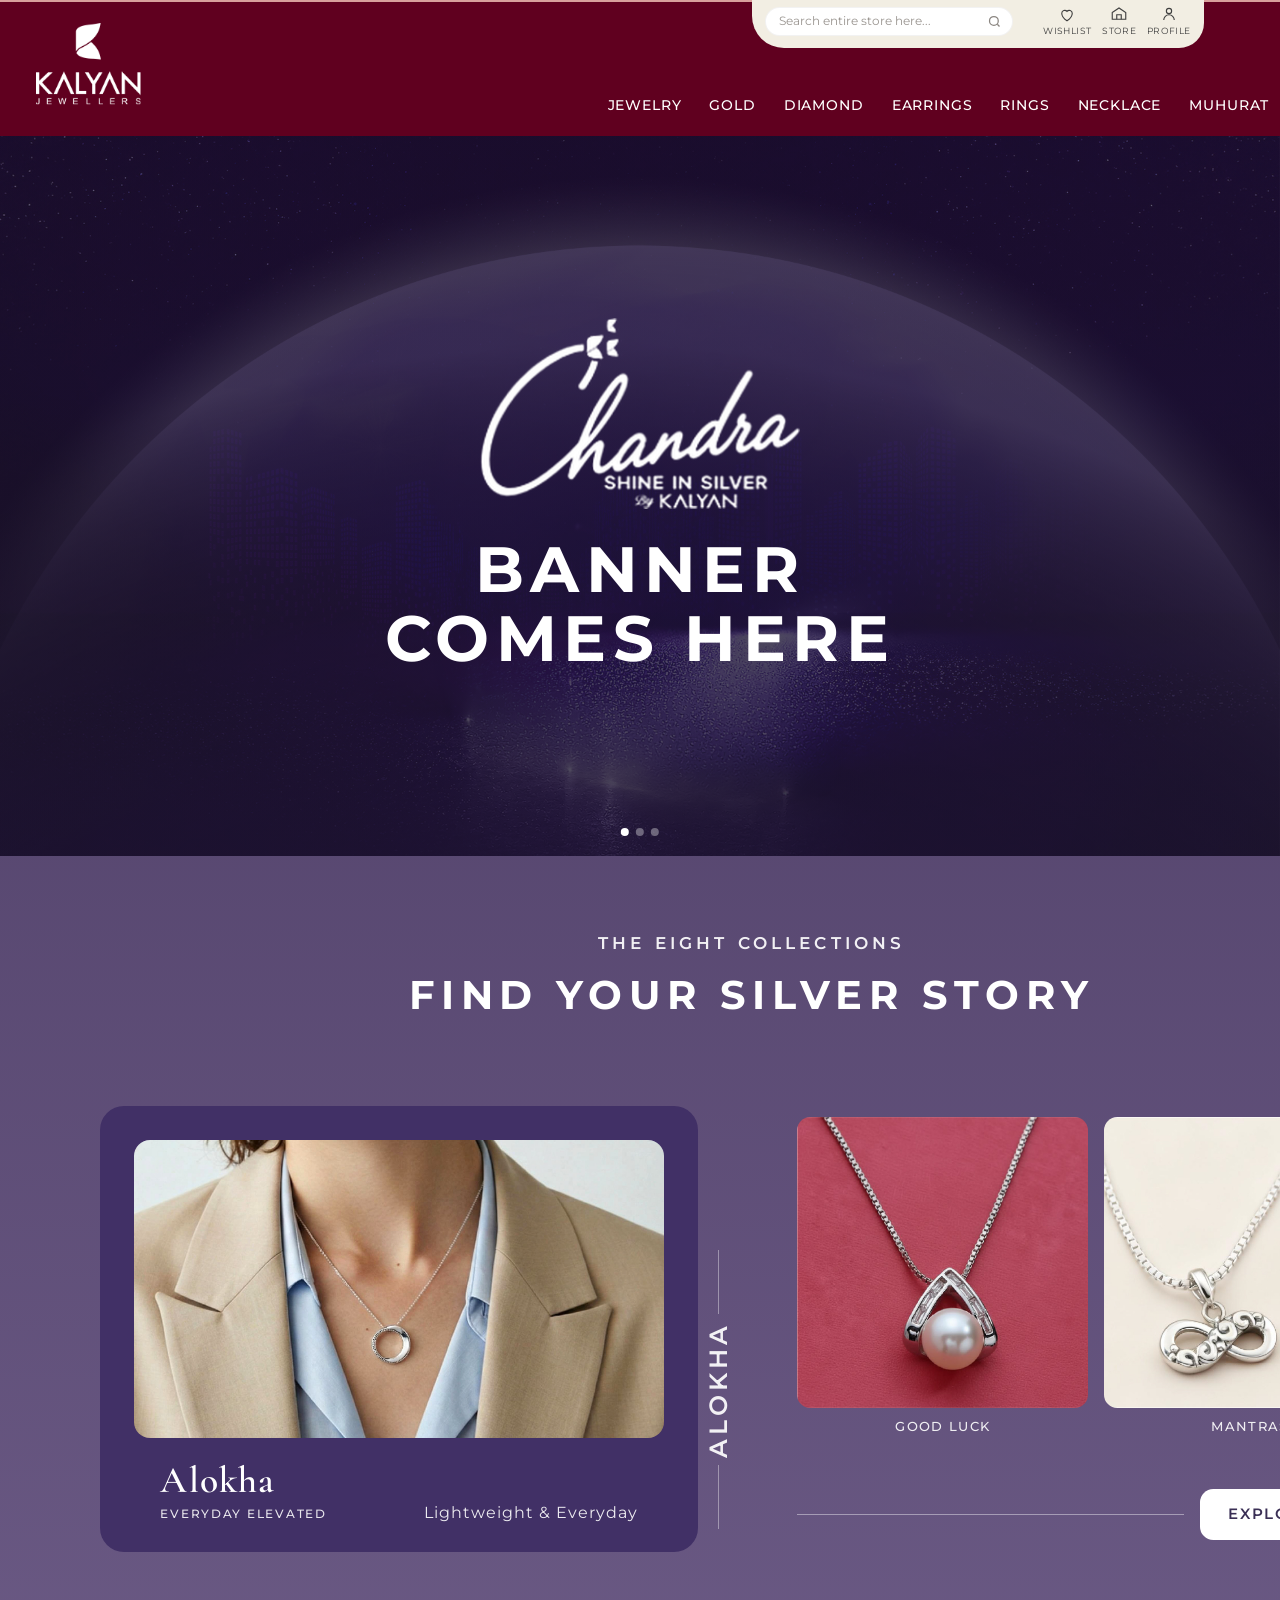
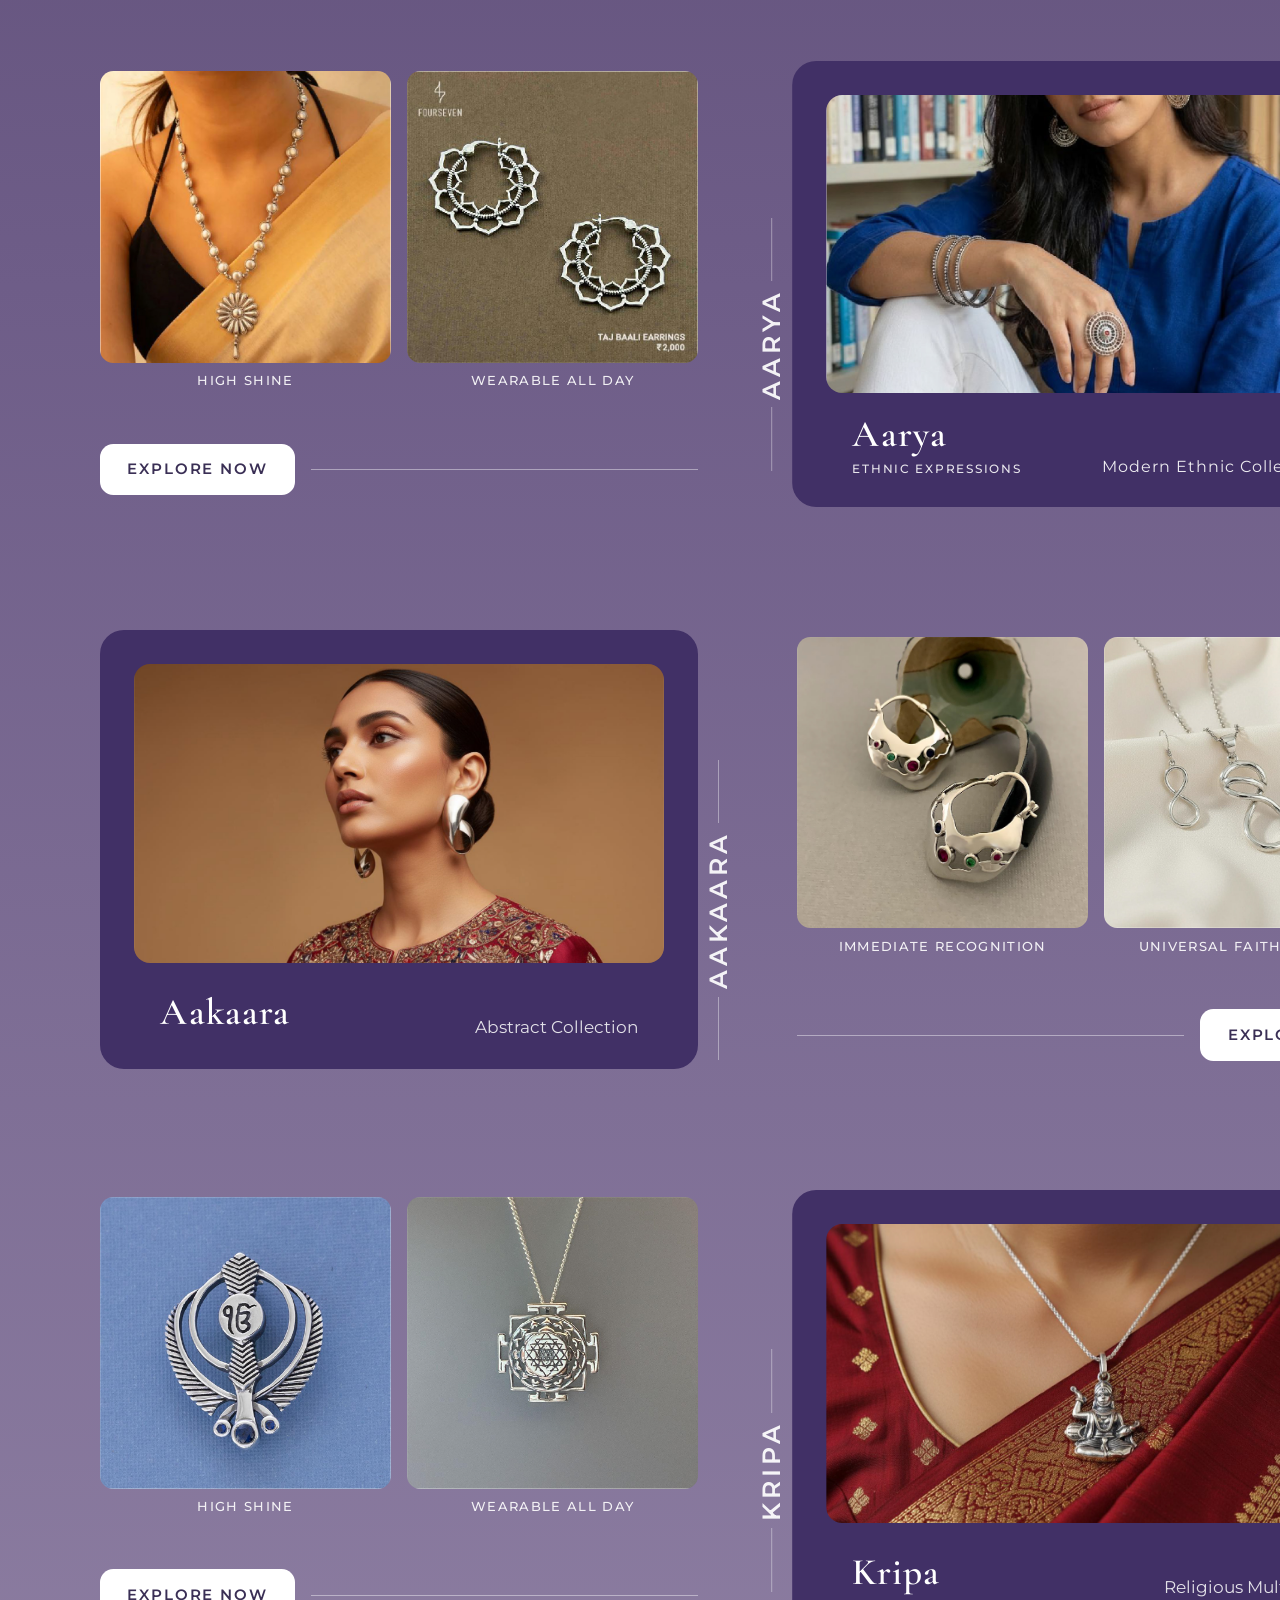
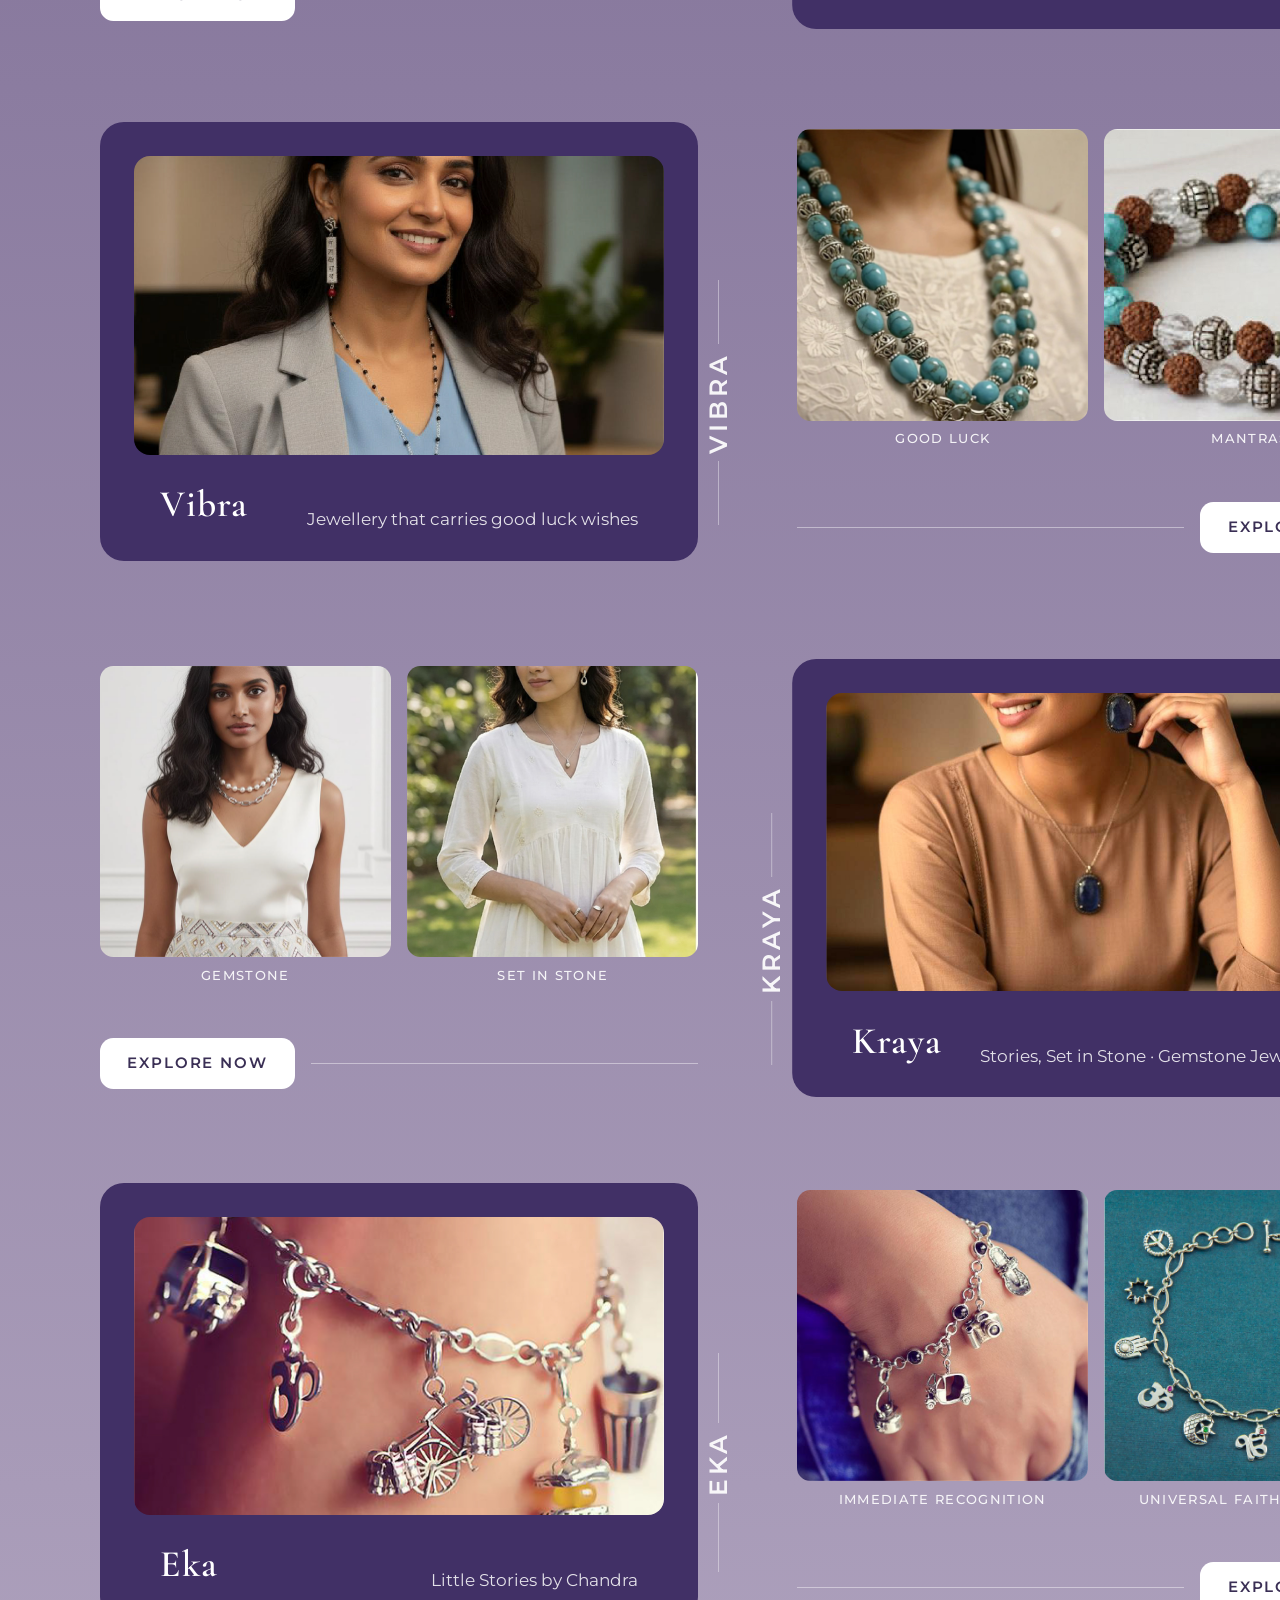
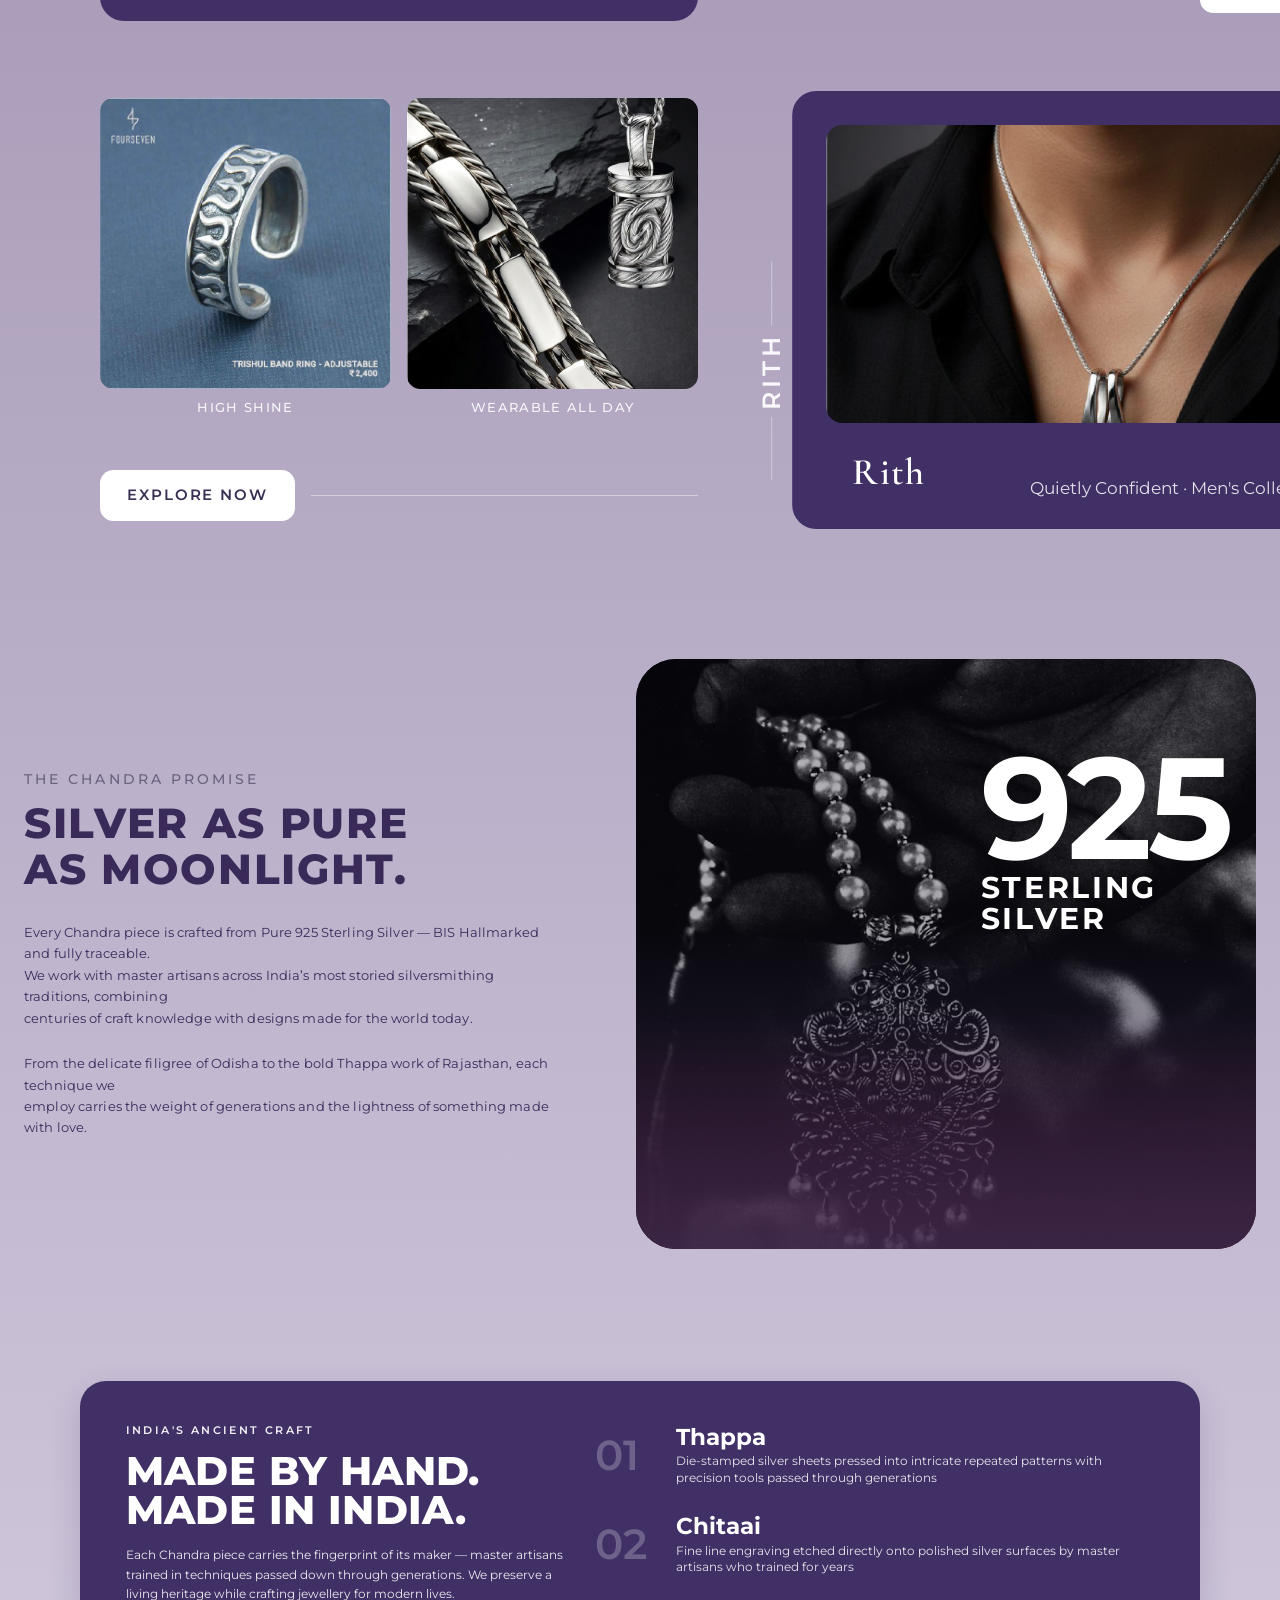
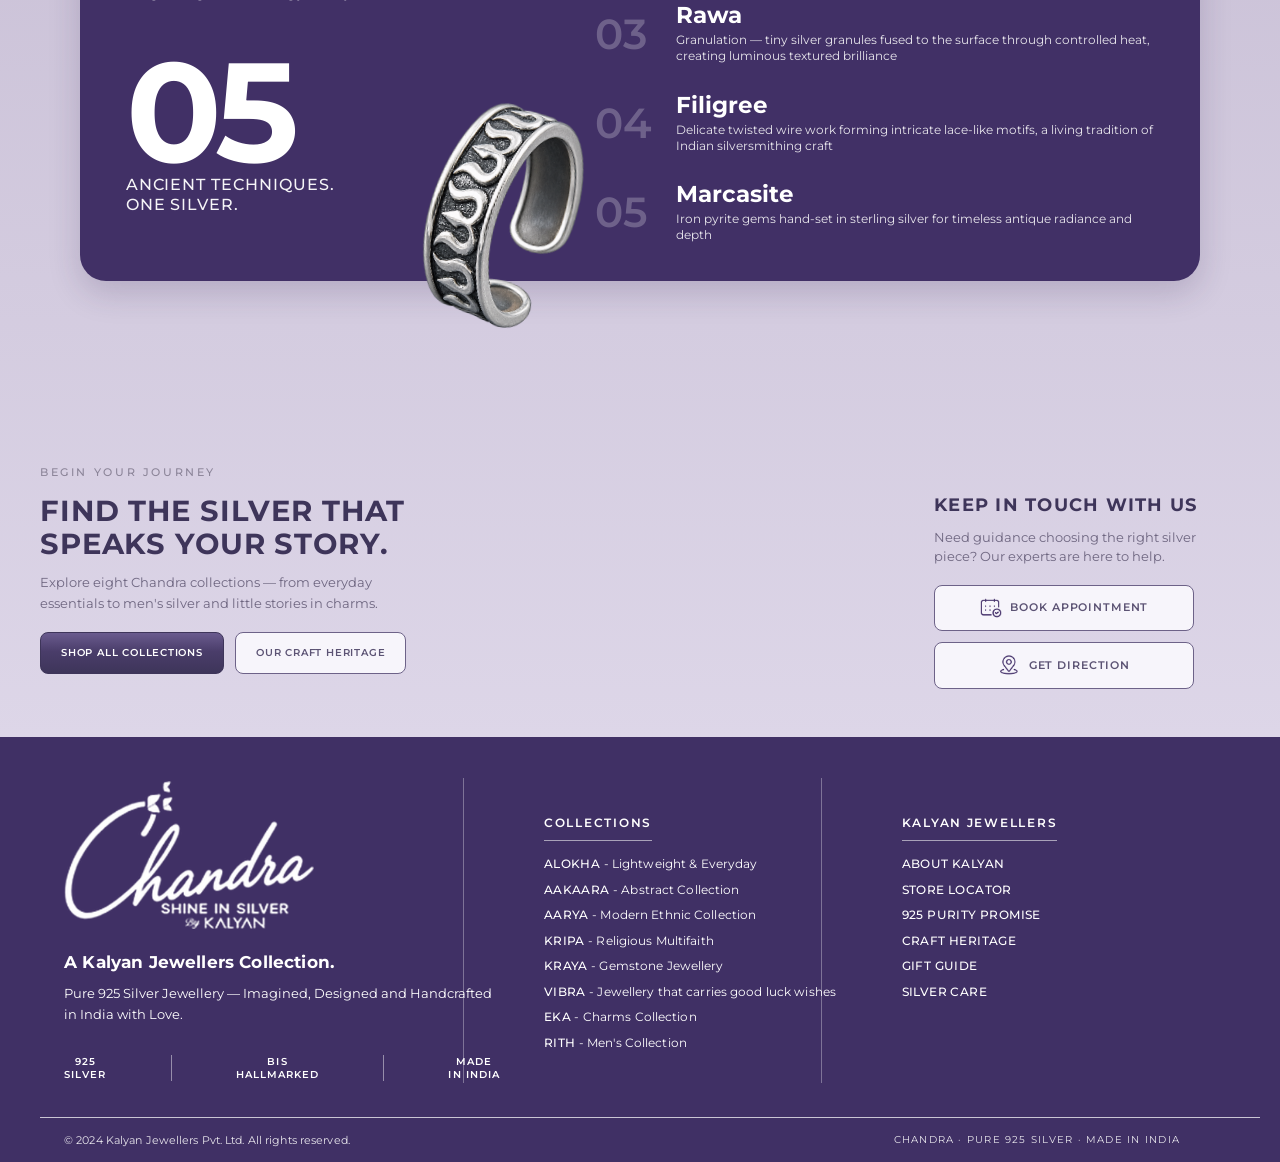
<file: index.html>
<!DOCTYPE html>
<html lang="en">
<head>
  <meta charset="UTF-8" />
  <meta name="viewport" content="width=device-width, initial-scale=1.0" />
  <title>Chandra — Shine in Silver by Kalyan | Landing Page</title>
  <meta name="description" content="Chandra by Kalyan Jewellers — pure 925 sterling silver jewellery. Responsive HTML mock conversion." />
  <link rel="preconnect" href="https://fonts.googleapis.com" />
  <link rel="preconnect" href="https://fonts.gstatic.com" crossorigin />
  <link href="https://fonts.googleapis.com/css2?family=Cormorant+Garamond:wght@500;600;700&family=Great+Vibes&family=Montserrat:wght@400;500;600;700;800&display=swap" rel="stylesheet" />
  <link rel="stylesheet" href="css/styles.css" />
</head>
<body class="page-home">
  <div class="page-links">
    <a href="index.html" class="is-current">Landing Page</a>
    <a href="plp.html">Product Listing</a>
    <a href="pdp.html">Product Detail</a>
  </div>

  <div class="utility-bar" aria-label="Quick links">
    <a class="utility-search" href="#" aria-label="Search"><svg viewBox="0 0 24 24" fill="none" stroke="currentColor" stroke-width="1.8"><circle cx="11" cy="11" r="7"/><path d="M20 20l-3.5-3.5"/></svg></a>
    <a href="#"><svg viewBox="0 0 24 24" fill="none" stroke="currentColor" stroke-width="1.8"><path d="M12 21s-7-4.4-7-10a4 4 0 017-2.5A4 4 0 0119 11c0 5.6-7 10-7 10z"/></svg>Wishlist</a>
    <a href="#"><svg viewBox="0 0 24 24" fill="none" stroke="currentColor" stroke-width="1.8"><path d="M4 10.5h16v8.5a1 1 0 01-1 1H5a1 1 0 01-1-1v-8.5z"/><path d="M3 10.5l2.2-5h13.6L21 10.5"/><path d="M9 20v-5h6v5"/></svg>Store</a>
    <a href="#"><svg viewBox="0 0 24 24" fill="none" stroke="currentColor" stroke-width="1.8"><circle cx="12" cy="8" r="3.5"/><path d="M5 20a7 7 0 0114 0"/></svg>Profile</a>
  </div>

  <header class="site-header">
    <div class="header-inner">
      <button class="menu-toggle" type="button" data-menu-toggle aria-expanded="false" aria-label="Open menu">
        <svg viewBox="0 0 24 24" fill="none" stroke="currentColor" stroke-width="2"><path d="M4 7h16M4 12h16M4 17h16"/></svg>
      </button>
      <a class="logo" href="index.html">
        <img class="logo-img" src="assets/icon/kalyanlogo.png" width="102" height="88" alt="Kalyan Jewellers" />
      </a>
    </div>

    <div class="header-grid">
      <a class="logo" href="index.html">
        <img class="logo-img" src="assets/icon/kalyanlogo.png" width="102" height="88" alt="Kalyan Jewellers" />
      </a>
      <div class="header-right-stack">
        <div class="header-utility">
          <label class="header-search">
            <span class="visually-hidden">Search entire store</span>
            <input type="search" placeholder="Search entire store here..." autocomplete="off" />
            <svg class="search-icon" viewBox="0 0 24 24" fill="none" stroke="currentColor" stroke-width="2" aria-hidden="true"><circle cx="11" cy="11" r="7"/><path d="M20 20l-3.5-3.5"/></svg>
          </label>
          <div class="header-util-group">
            <a href="#" class="header-util">
              <svg viewBox="0 0 24 24" fill="none" stroke="currentColor" stroke-width="1.5" aria-hidden="true"><path d="M12 21s-7-4.4-7-10a4 4 0 017-2.5A4 4 0 0119 11c0 5.6-7 10-7 10z"/></svg>
              <span>Wishlist</span>
            </a>
            <a href="#" class="header-util">
              <svg viewBox="0 0 24 24" fill="none" stroke="currentColor" stroke-width="1.5" aria-hidden="true"><path d="M3 10l9-6 9 6v9H3v-9z"/><path d="M9 19v-6h6v6"/></svg>
              <span>Store</span>
            </a>
            <a href="#" class="header-util">
              <svg viewBox="0 0 24 24" fill="none" stroke="currentColor" stroke-width="1.5" aria-hidden="true"><circle cx="12" cy="8" r="3.5"/><path d="M5 20a7 7 0 0114 0"/></svg>
              <span>Profile</span>
            </a>
          </div>
        </div>
      </div>
      <nav class="nav-desktop" aria-label="Primary">
        <a href="#">Jewelry</a>
        <a href="#">Gold</a>
        <a href="#">Diamond</a>
        <a href="#">Earrings</a>
        <a href="#">Rings</a>
        <a href="#">Necklace</a>
        <a href="#">Muhurat</a>
        <a href="#">Collection</a>
        <a href="#">Occasion</a>
        <a href="#">Price Range</a>
        <a href="#">More</a>
      </nav>
    </div>

    <nav class="mobile-nav" data-mobile-nav aria-label="Mobile">
      <a href="#">Jewelry</a>
      <a href="#">Gold</a>
      <a href="#">Diamond</a>
      <a href="plp.html">Chandra Silver</a>
      <a href="#">Collection</a>
      <a href="#">Occasion</a>
      <a href="pdp.html">Sample PDP</a>
    </nav>
  </header>

  <main>
    <div class="lp-mobile">
      <section class="m-hero" aria-label="Chandra banner">
        <img
          class="m-hero-banner"
          src="assets/hero/mobile-hero.jpg"
          width="512"
          height="569"
          alt=""
        />
        <div class="m-hero-copy">
          <img class="m-chandra-logo" src="assets/icon/chandra-footer-logo.png" width="230" height="137" alt="Chandra — Shine in Silver by Kalyan" />
          <h1>Banner<br />comes here</h1>
        </div>
      </section>

      <section class="m-story">
        <div class="m-slider-block" data-slider-wrap>
          <div class="m-divider">
            <span></span>
            <strong data-m-label>AALOKA</strong>
            <span></span>
          </div>
          <div class="m-slider" data-collection-slider>
            <article class="m-slide is-active" data-label="AALOKA">
              <img class="is-banner" src="assets/collections/alokha.jpg" alt="Alokha collection" />
              <h3>Alokha</h3>
              <p class="m-eye">Everyday Elevated</p>
              <p class="m-sub">Lightweight &amp; Everyday</p>
              <a class="m-explore" href="plp.html">Explore Now</a>
            </article>
            <article class="m-slide" data-label="AARYA">
              <img class="is-banner" src="assets/collections/aarya.jpg" alt="Aarya collection" />
              <h3>Aarya</h3>
              <p class="m-eye">Ethnic Expressions</p>
              <p class="m-sub">Modern Ethnic Collection</p>
              <a class="m-explore" href="plp.html">Explore Now</a>
            </article>
            <article class="m-slide" data-label="AAKAARA">
              <img class="is-banner" src="assets/collections/aakaara.jpg" alt="Aakaara collection" />
              <h3>Aakaara</h3>
              <p class="m-eye">Abstract Collection</p>
              <p class="m-sub">Immediate Recognition</p>
              <a class="m-explore" href="plp.html">Explore Now</a>
            </article>
            <article class="m-slide" data-label="KRIPA">
              <img src="assets/collections/kripa.jpg" alt="Kripa collection" />
              <h3>Kripa</h3>
              <p class="m-eye">Religious Multifaith</p>
              <p class="m-sub">Universal Faith Symbols</p>
              <a class="m-explore" href="plp.html">Explore Now</a>
            </article>
            <article class="m-slide" data-label="VIBRA">
              <img src="assets/collections/vibra.jpg" alt="Vibra collection" />
              <h3>Vibra</h3>
              <p class="m-eye">Good Luck Wishes</p>
              <p class="m-sub">Jewellery that carries good luck</p>
              <a class="m-explore" href="plp.html">Explore Now</a>
            </article>
            <article class="m-slide" data-label="KRAYA">
              <img src="assets/collections/kraya.jpg" alt="Kraya collection" />
              <h3>Kraya</h3>
              <p class="m-eye">Stories, Set in Stone</p>
              <p class="m-sub">Gemstone Jewellery</p>
              <a class="m-explore" href="plp.html">Explore Now</a>
            </article>
            <article class="m-slide" data-label="EKA">
              <img src="assets/collections/eka.jpg" alt="Eka collection" />
              <h3>Eka</h3>
              <p class="m-eye">Little Stories</p>
              <p class="m-sub">Little Stories by Chandra</p>
              <a class="m-explore" href="plp.html">Explore Now</a>
            </article>
            <article class="m-slide" data-label="RITH">
              <img src="assets/collections/rith.jpg" alt="Rith collection" />
              <h3>Rith</h3>
              <p class="m-eye">Quietly Confident</p>
              <p class="m-sub">Men's Collection</p>
              <a class="m-explore" href="plp.html">Explore Now</a>
            </article>
          </div>
          <div class="m-dots" aria-label="Collections">
            <button type="button" class="is-active" data-collection-dot aria-label="Alokha"></button>
            <button type="button" data-collection-dot aria-label="Aarya"></button>
            <button type="button" data-collection-dot aria-label="Aakaara"></button>
            <button type="button" data-collection-dot aria-label="Kripa"></button>
            <button type="button" data-collection-dot aria-label="Vibra"></button>
            <button type="button" data-collection-dot aria-label="Kraya"></button>
            <button type="button" data-collection-dot aria-label="Eka"></button>
            <button type="button" data-collection-dot aria-label="Rith"></button>
          </div>
        </div>

        <div class="m-copy">
          <p class="m-kicker">The Chandra Promise</p>
          <h2>Silver as Pure<br />as Moonlight.</h2>
          <p>Every Chandra piece is crafted from Pure 925 Sterling Silver — BIS Hallmarked and fully traceable. We work with master artisans across India's most storied silversmithing traditions, combining centuries of craft knowledge with designs made for the world today.</p>
          <p>From the delicate filigree of Odisha to the bold Thappa work of Rajasthan, each technique we employ carries the weight of generations and the lightness of something made with love.</p>
        </div>

        <div class="m-silver">
          <img class="m-silver-img" src="assets/hero/brand-story.jpg" alt="Sterling silver necklace craftsmanship" width="620" height="590" />
          <div class="m-silver-copy">
            <p class="m-925">925</p>
            <p>Sterling<br />Silver</p>
          </div>
        </div>

        <div class="m-copy m-craft-intro">
          <p class="m-kicker">India's Ancient Craft</p>
          <h2>Made by Hand.<br />Made in India.</h2>
          <p>Each Chandra piece carries the fingerprint of its maker. Master artisans trained in techniques passed down through generations. We preserve a living heritage while crafting jewellery for modern lives.</p>
        </div>
      </section>

      <section class="m-techniques" id="m-craft">
        <div class="m-tech-head">
          <p class="m-tech-count">05</p>
          <h2>Ancient Techniques.<br />One Silver.</h2>
        </div>
        <ol class="m-tech-list">
          <li><span>01</span><div><strong>Thappa</strong><p>Die-stamped silver sheets pressed into intricate repeated patterns with precision tools passed through generations</p></div></li>
          <li><span>02</span><div><strong>Chitaai</strong><p>Fine line engraving etched directly onto polished silver surfaces by master artisans who trained for years</p></div></li>
          <li><span>03</span><div><strong>Rawa</strong><p>Granulation — tiny silver granules fused to the surface through controlled heat, creating luminous textured brilliance</p></div></li>
          <li><span>04</span><div><strong>Filigree</strong><p>Delicate twisted wire work forming intricate lace-like motifs, a living tradition of Indian silversmithing craft</p></div></li>
          <li><span>05</span><div><strong>Marcasite</strong><p>Iron pyrite gems hand-set in sterling silver for timeless antique radiance and depth</p></div></li>
        </ol>
      </section>

      <section class="m-journey">
        <p class="m-kicker">Begin Your Journey</p>
        <h2>Find the Silver That<br />Speaks Your Story.</h2>
        <p>Eight collections. From the deeply devotional to the boldly modern, Chandra holds a piece for every moment, every mood, every person who wears silver.</p>
        <div class="m-actions">
          <a class="m-btn m-btn-fill" href="plp.html">Shop All Collections</a>
          <a class="m-btn m-btn-line" href="#m-craft">Our Craft Heritage</a>
        </div>

        <h2 class="m-touch-title">Keep in Touch<br />With Us</h2>
        <p>We're always here to guide you every step of the way. Whether it's new collections, special offers, or personalized assistance, we're just a click away. Let's stay connected!</p>
        <div class="m-actions">
          <a class="m-btn m-btn-line" href="#">
            <img class="keep-icon" src="assets/icon/bookappointment.png" width="22" height="22" alt="" aria-hidden="true" />
            Book My Appointment
          </a>
          <a class="m-btn m-btn-line" href="#">
            <img class="keep-icon" src="assets/icon/getdirection.png" width="22" height="22" alt="" aria-hidden="true" />
            Get Direction
          </a>
        </div>
        <div class="m-top-row">
          <button class="m-top" type="button" data-scroll-top aria-label="Back to top">
            <svg viewBox="0 0 24 24" fill="none" stroke="currentColor" stroke-width="1.8" stroke-linecap="round" stroke-linejoin="round" aria-hidden="true">
              <circle cx="12" cy="12" r="9.2"/>
              <path d="M8 13.2l4-4.2 4 4.2"/>
            </svg>
          </button>
        </div>
      </section>

      <footer class="m-footer">
        <img class="m-chandra-logo" src="assets/icon/chandra-footer-logo.png" width="230" height="137" alt="Chandra — Shine in Silver by Kalyan" />
        <p class="m-foot-tag">Shine in Silver<br />by Kalyan</p>
        <p class="m-foot-lead">A Kalyan Jewellers Collection.</p>
        <p class="m-foot-desc">Pure 925 Silver Jewellery. Imagined, Designed and Handcrafted in India with Love.</p>
        <div class="m-badges">
          <span>925<br />Silver</span>
          <span>BIS<br />Hallmarked</span>
          <span>Made<br />in India</span>
        </div>
        <h3 class="m-foot-head">Collections</h3>
        <p class="m-foot-flow">
          Alokha - Lightweight &amp; Everyday | Aakaara - Abstract Collection<br />
          Aarya - Modern Ethnic Collection | Kripa - Religious Multifaith<br />
          Vibra - Jewellery that carries good luck wishes |<br />
          Kraya - Gemstone Jewellery | Eka - Charms Collection<br />
          Rith - Men's Collection
        </p>
        <h3 class="m-foot-head">Kalyan Jewellers</h3>
        <p class="m-foot-flow m-foot-links">
          <a href="#">About Kalyan</a> | <a href="#">Store Locator</a> | <a href="#">925 Purity Promise</a><br />
          <a href="#">Craft Heritage</a> | <a href="#">Gift Guide</a> | <a href="#">Silver Care</a>
        </p>
        <p class="m-legal">© 2024 Kalyan Jewellers Pvt. Ltd. All rights reserved.<br /><span>Chandra - Pure 925 Silver - Made in India</span></p>
      </footer>
    </div>

    <section class="hero d-only" aria-label="Chandra banner">
      <div class="hero-slider">
        <div class="hero-slide is-active" data-hero-slide style="background-image:linear-gradient(180deg,rgba(30,22,50,.35),rgba(30,22,50,.55)),url('assets/hero/desktop-hero.jpg')"></div>
        <!-- <div class="hero-slide" data-hero-slide style="background-image:linear-gradient(180deg,rgba(30,22,50,.35),rgba(30,22,50,.55)),url('assets/hero/hero-slide-2.jpg')"></div>
        <div class="hero-slide" data-hero-slide style="background-image:linear-gradient(180deg,rgba(30,22,50,.35),rgba(30,22,50,.55)),url('assets/hero/hero-slide-3.jpg')"></div> -->
      </div>
      <div class="hero-content">
        <img class="m-chandra-logo" src="assets/icon/chandra-footer-logo.png" width="230" height="137" alt="Chandra — Shine in Silver by Kalyan" />
        <h1 class="hero-title">Banner<br />comes here</h1>
      </div>
      <div class="hero-dots" aria-label="Banner slides">
        <button type="button" class="is-active" data-hero-dot aria-label="Slide 1"></button>
        <button type="button" data-hero-dot aria-label="Slide 2"></button>
        <button type="button" data-hero-dot aria-label="Slide 3"></button>
      </div>
    </section>

    <section class="section section-lavender section-collections d-only">
      <div class="container">
        <div class="section-head">
          <h2>The Eight Collections</h2>
          <p>Find your silver story</p>
        </div>

        <!-- Mobile slider -->
        <div class="collection-slider-wrap">
          <div class="collection-slider" data-collection-slider>
            <article class="collection-slide collection-card">
              <img src="assets/collections/alokha.jpg" alt="Alokha collection" />
              <div class="meta">
                <h3>Alokha</h3>
                <p>Everyday Elevated · Lightweight &amp; Everyday</p>
                <a class="btn btn-light" href="plp.html" style="margin-top:0.85rem">Explore Now</a>
              </div>
            </article>
            <article class="collection-slide collection-card">
              <img src="assets/collections/aarya.jpg" alt="Aarya collection" />
              <div class="meta"><h3>Aarya</h3><p>Wearable All Day</p><a class="btn btn-light" href="plp.html" style="margin-top:0.85rem">Explore Now</a></div>
            </article>
            <article class="collection-slide collection-card">
              <img src="assets/collections/aakaara.jpg" alt="Aakaara collection" />
              <div class="meta"><h3>Aakaara</h3><p>Abstract Collection</p><a class="btn btn-light" href="plp.html" style="margin-top:0.85rem">Explore Now</a></div>
            </article>
            <article class="collection-slide collection-card">
              <img src="assets/collections/kripa.jpg" alt="Kripa collection" />
              <div class="meta"><h3>Kripa</h3><p>Religious Multifaith</p><a class="btn btn-light" href="plp.html" style="margin-top:0.85rem">Explore Now</a></div>
            </article>
            <article class="collection-slide collection-card">
              <img src="assets/collections/vibra.jpg" alt="Vibra collection" />
              <div class="meta"><h3>Vibra</h3><p>Good Luck Wishes</p><a class="btn btn-light" href="plp.html" style="margin-top:0.85rem">Explore Now</a></div>
            </article>
            <article class="collection-slide collection-card">
              <img src="assets/collections/kraya.jpg" alt="Kraya collection" />
              <div class="meta"><h3>Kraya</h3><p>Gemstone Jewellery</p><a class="btn btn-light" href="plp.html" style="margin-top:0.85rem">Explore Now</a></div>
            </article>
            <article class="collection-slide collection-card">
              <img src="assets/collections/eka.jpg" alt="Eka collection" />
              <div class="meta"><h3>Eka</h3><p>Little Stories by Chandra</p><a class="btn btn-light" href="plp.html" style="margin-top:0.85rem">Explore Now</a></div>
            </article>
            <article class="collection-slide collection-card">
              <img src="assets/collections/rith.jpg" alt="Rith collection" />
              <div class="meta"><h3>Rith</h3><p>Men's Collection · Quietly Confident</p><a class="btn btn-light" href="plp.html" style="margin-top:0.85rem">Explore Now</a></div>
            </article>
          </div>
          <div class="slider-dots" aria-label="Collections">
            <button type="button" class="is-active" data-collection-dot></button>
            <button type="button" data-collection-dot></button>
            <button type="button" data-collection-dot></button>
            <button type="button" data-collection-dot></button>
            <button type="button" data-collection-dot></button>
            <button type="button" data-collection-dot></button>
            <button type="button" data-collection-dot></button>
            <button type="button" data-collection-dot></button>
          </div>
        </div>

        <!-- Desktop zigzag -->
        <div class="collections collections-desktop">
          <div class="collection-row">
            <article class="collection-card">
              <img src="assets/collections/alokha.jpg" alt="Alokha" />
              <div class="meta">
                <div class="meta-brand">
                  <h3>Alokha</h3>
                  <span class="meta-eyebrow">Everyday Elevated</span>
                </div>
                <p class="meta-tagline">Lightweight &amp; Everyday</p>
              </div>
            </article>
            <div class="vert-label" aria-hidden="true">
              <span class="vert-divider-line"></span>
              <span class="vert-label-text">Alokha</span>
              <span class="vert-divider-line"></span>
            </div>
            <div class="collection-side">
              <div class="thumb-grid">
                <div class="thumb"><img src="assets/products/p1.jpg" alt="" /><span>Good Luck</span></div>
                <div class="thumb"><img src="assets/products/p2.jpg" alt="" /><span>Mantras</span></div>
              </div>
              <div class="collection-cta">
                <span class="collection-cta-line"></span>
                <a class="btn btn-explore" href="plp.html">Explore Now</a>
              </div>
            </div>
          </div>

          <div class="collection-row is-flip">
            <article class="collection-card">
              <img src="assets/collections/aarya.jpg" alt="Aarya" />
              <div class="meta">
                <div class="meta-brand">
                  <h3>Aarya</h3>
                  <span class="meta-eyebrow">Ethnic Expressions</span>
                </div>
                <p class="meta-tagline">Modern Ethnic Collection</p>
              </div>
            </article>
            <div class="vert-label" aria-hidden="true">
              <span class="vert-divider-line"></span>
              <span class="vert-label-text">Aarya</span>
              <span class="vert-divider-line"></span>
            </div>
            <div class="collection-side">
              <div class="thumb-grid">
                <div class="thumb"><img src="assets/products/p3.jpg" alt="" /><span>High Shine</span></div>
                <div class="thumb"><img src="assets/products/p4.jpg" alt="" /><span>Wearable All Day</span></div>
              </div>
              <div class="collection-cta">
                <span class="collection-cta-line"></span>
                <a class="btn btn-explore" href="plp.html">Explore Now</a>
              </div>
            </div>
          </div>

          <div class="collection-row">
            <article class="collection-card">
              <img src="assets/collections/aakaara.jpg" alt="Aakaara" />
              <div class="meta"><h3>Aakaara</h3><p>Abstract Collection</p></div>
            </article>
            <div class="vert-label" aria-hidden="true">
              <span class="vert-divider-line"></span>
              <span class="vert-label-text">Aakaara</span>
              <span class="vert-divider-line"></span>
            </div>
            <div class="collection-side">
              <div class="thumb-grid">
                <div class="thumb"><img src="assets/products/p5.jpg" alt="" /><span>Immediate Recognition</span></div>
                <div class="thumb"><img src="assets/products/p6.jpg" alt="" /><span>Universal Faith Symbols</span></div>
              </div>
              <div class="collection-cta">
                <span class="collection-cta-line"></span>
                <a class="btn btn-explore" href="plp.html">Explore Now</a>
              </div>
            </div>
          </div>

          <div class="collection-row is-flip">
            <article class="collection-card">
              <img src="assets/collections/kripa.jpg" alt="Kripa" />
              <div class="meta"><h3>Kripa</h3><p>Religious Multifaith</p></div>
            </article>
            <div class="vert-label" aria-hidden="true">
              <span class="vert-divider-line"></span>
              <span class="vert-label-text">Kripa</span>
              <span class="vert-divider-line"></span>
            </div>
            <div class="collection-side">
              <div class="thumb-grid">
                <div class="thumb"><img src="assets/products/p7.jpg" alt="" /><span>High Shine</span></div>
                <div class="thumb"><img src="assets/products/p8.jpg" alt="" /><span>Wearable All Day</span></div>
              </div>
              <div class="collection-cta">
                <span class="collection-cta-line"></span>
                <a class="btn btn-explore" href="plp.html">Explore Now</a>
              </div>
            </div>
          </div>

          <div class="collection-row">
            <article class="collection-card">
              <img src="assets/collections/vibra.jpg" alt="Vibra" />
              <div class="meta"><h3>Vibra</h3><p>Jewellery that carries good luck wishes</p></div>
            </article>
            <div class="vert-label" aria-hidden="true">
              <span class="vert-divider-line"></span>
              <span class="vert-label-text">Vibra</span>
              <span class="vert-divider-line"></span>
            </div>
            <div class="collection-side">
              <div class="thumb-grid">
                <div class="thumb"><img src="assets/products/p9.jpg" alt="" /><span>Good Luck</span></div>
                <div class="thumb"><img src="assets/products/p10.jpg" alt="" /><span>Mantras</span></div>
              </div>
              <div class="collection-cta">
                <span class="collection-cta-line"></span>
                <a class="btn btn-explore" href="plp.html">Explore Now</a>
              </div>
            </div>
          </div>

          <div class="collection-row is-flip">
            <article class="collection-card">
              <img src="assets/collections/kraya.jpg" alt="Kraya" />
              <div class="meta"><h3>Kraya</h3><p>Stories, Set in Stone · Gemstone Jewellery</p></div>
            </article>
            <div class="vert-label" aria-hidden="true">
              <span class="vert-divider-line"></span>
              <span class="vert-label-text">Kraya</span>
              <span class="vert-divider-line"></span>
            </div>
            <div class="collection-side">
              <div class="thumb-grid">
                <div class="thumb"><img src="assets/products/p11.jpg" alt="" /><span>Gemstone</span></div>
                <div class="thumb"><img src="assets/products/p12.jpg" alt="" /><span>Set in Stone</span></div>
              </div>
              <div class="collection-cta">
                <span class="collection-cta-line"></span>
                <a class="btn btn-explore" href="plp.html">Explore Now</a>
              </div>
            </div>
          </div>

          <div class="collection-row">
            <article class="collection-card">
              <img src="assets/collections/eka.jpg" alt="Eka" />
              <div class="meta"><h3>Eka</h3><p>Little Stories by Chandra</p></div>
            </article>
            <div class="vert-label" aria-hidden="true">
              <span class="vert-divider-line"></span>
              <span class="vert-label-text">Eka</span>
              <span class="vert-divider-line"></span>
            </div>
            <div class="collection-side">
              <div class="thumb-grid">
                <div class="thumb"><img src="assets/products/p13.jpg" alt="" /><span>Immediate Recognition</span></div>
                <div class="thumb"><img src="assets/products/p14.jpg" alt="" /><span>Universal Faith Symbols</span></div>
              </div>
              <div class="collection-cta">
                <span class="collection-cta-line"></span>
                <a class="btn btn-explore" href="plp.html">Explore Now</a>
              </div>
            </div>
          </div>

          <div class="collection-row is-flip">
            <article class="collection-card">
              <img src="assets/collections/rith.jpg" alt="Rith" />
              <div class="meta"><h3>Rith</h3><p>Quietly Confident · Men's Collection</p></div>
            </article>
            <div class="vert-label" aria-hidden="true">
              <span class="vert-divider-line"></span>
              <span class="vert-label-text">Rith</span>
              <span class="vert-divider-line"></span>
            </div>
            <div class="collection-side">
              <div class="thumb-grid">
                <div class="thumb"><img src="assets/products/p15.jpg" alt="" /><span>High Shine</span></div>
                <div class="thumb"><img src="assets/products/p16.jpg" alt="" /><span>Wearable All Day</span></div>
              </div>
              <div class="collection-cta">
                <span class="collection-cta-line"></span>
                <a class="btn btn-explore" href="plp.html">Explore Now</a>
              </div>
            </div>
          </div>
        </div>
      </div>
    </section>

    <section class="section section-promise d-only" aria-labelledby="promise-title">
      <div class="container promise">
        <div class="promise-copy">
          <p class="promise-eyebrow">The Chandra Promise</p>
          <h2 class="promise-title" id="promise-title">Silver as Pure as Moonlight.</h2>
          <div class="promise-body">
            <p>Every Chandra piece is crafted from Pure 925 Sterling Silver — BIS Hallmarked and fully traceable.<br />We work with master artisans across India’s most storied silversmithing traditions, combining<br />centuries of craft knowledge with designs made for the world today.</p>
            <p>From the delicate filigree of Odisha to the bold Thappa work of Rajasthan, each technique we<br />employ carries the weight of generations and the lightness of something made with love.</p>
          </div>
        </div>
        <div class="promise-visual">
          <img
            class="promise-visual-img"
            src="assets/hero/promise-desktop.png"
            alt="Sterling silver necklace craftsmanship"
            width="1074"
            height="1104"
          />
          <div class="promise-badge" aria-hidden="true">
            <span class="promise-badge-num">925</span>
            <span class="promise-badge-label">Sterling<br />Silver</span>
          </div>
        </div>
      </div>
    </section>

    <section class="section section-craft d-only" id="craft">
      <div class="container">
        <div class="craft-banner">
          <img class="craft-ring" src="assets/hero/craft-ring.png" alt="" width="1254" height="1254" />
          <div class="craft-intro">
            <p class="craft-eyebrow">India's Ancient Craft</p>
            <h2 class="craft-title">Made by Hand.<br />Made in India.</h2>
            <p class="craft-lead">Each Chandra piece carries the fingerprint of its maker — master artisans trained in techniques passed down through generations. We preserve a living heritage while crafting jewellery for modern lives.</p>
            <div class="craft-feature">
              <span class="craft-feature-num" aria-hidden="true">05</span>
              <span class="craft-feature-label">Ancient Techniques.<br />One Silver.</span>
            </div>
          </div>
          <ul class="technique-list">
            <li><span class="num">01</span><div class="technique-copy"><strong>Thappa</strong><p>Die-stamped silver sheets pressed into intricate repeated patterns with precision tools passed through generations</p></div></li>
            <li><span class="num">02</span><div class="technique-copy"><strong>Chitaai</strong><p>Fine line engraving etched directly onto polished silver surfaces by master artisans who trained for years</p></div></li>
            <li><span class="num">03</span><div class="technique-copy"><strong>Rawa</strong><p>Granulation — tiny silver granules fused to the surface through controlled heat, creating luminous textured brilliance</p></div></li>
            <li><span class="num">04</span><div class="technique-copy"><strong>Filigree</strong><p>Delicate twisted wire work forming intricate lace-like motifs, a living tradition of Indian silversmithing craft</p></div></li>
            <li><span class="num">05</span><div class="technique-copy"><strong>Marcasite</strong><p>Iron pyrite gems hand-set in sterling silver for timeless antique radiance and depth</p></div></li>
          </ul>
        </div>
      </div>
    </section>

    <section class="section section-soft d-only">
      <div class="container">
        <div class="cta-split">
          <div>
            <p class="eyebrow">Begin Your Journey</p>
            <h2>Find the silver that speaks your story.</h2>
            <p>Explore eight Chandra collections — from everyday essentials to men's silver and little stories in charms.</p>
            <div class="cta-actions">
              <a class="btn btn-solid" href="plp.html">Shop All Collections</a>
              <a class="btn btn-outline" href="#craft">Our Craft Heritage</a>
            </div>
          </div>
          <div>
            <h2>Keep in touch with us</h2>
            <p>Need guidance choosing the right silver piece? Our experts are here to help.</p>
            <div class="contact-actions">
              <a href="#">
                <img class="keep-icon" src="assets/icon/bookappointment.png" width="22" height="22" alt="" aria-hidden="true" />
                Book Appointment
              </a>
              <a href="#">
                <img class="keep-icon" src="assets/icon/getdirection.png" width="22" height="22" alt="" aria-hidden="true" />
                Get Direction
              </a>
            </div>
          </div>
        </div>
      </div>
    </section>
  </main>

  <button class="back-to-top" type="button" data-scroll-top aria-label="Back to top">
    <svg viewBox="0 0 24 24" fill="none" stroke="currentColor" stroke-width="1.8" stroke-linecap="round" stroke-linejoin="round" aria-hidden="true">
      <circle cx="12" cy="12" r="9.2"/>
      <path d="M8 13.2l4-4.2 4 4.2"/>
    </svg>
  </button>

  <footer class="home-footer d-only">
    <div class="home-footer-grid">
      <div class="home-footer-brand">
        <img class="home-footer-logo" src="assets/icon/chandra-footer-logo.png" width="230" height="137" alt="Chandra — Shine in Silver by Kalyan" />
        <p class="home-footer-lead">A Kalyan Jewellers Collection.</p>
        <p class="home-footer-desc"><span class="home-footer-desc-d">Pure 925 Silver Jewellery — Imagined, Designed and Handcrafted<br />in India with Love.</span><span class="home-footer-desc-m">Pure 925 Silver Jewellery Imagined, Designed and<br />Handcrafted in India with Love.</span></p>
        <div class="home-footer-badges">
          <span>925<br />Silver</span>
          <span>BIS<br />Hallmarked</span>
          <span>Made<br />in India</span>
        </div>
      </div>
      <div class="home-footer-col">
        <h4>Collections</h4>
        <ul class="home-footer-list">
          <li>Alokha <span>- Lightweight &amp; Everyday</span></li>
          <li>Aakaara <span>- Abstract Collection</span></li>
          <li>Aarya <span>- Modern Ethnic Collection</span></li>
          <li>Kripa <span>- Religious Multifaith</span></li>
          <li>Kraya <span>- Gemstone Jewellery</span></li>
          <li>Vibra <span>- Jewellery that carries good luck wishes</span></li>
          <li>Eka <span>- Charms Collection</span></li>
          <li>Rith <span>- Men's Collection</span></li>
        </ul>
        <p class="home-footer-flow">ALOKHA - Lightweight &amp; Everyday | AAKAARA - Abstract Collection<br />AARYA - Modern Ethnic Collection | KRIPA - Religious Multifaith<br />VIBRA - Jewellery that carries good luck wishes |<br />KRAYA - Gemstone Jewellery | EKA - Charms Collection<br />RITH - Men's Collection</p>
      </div>
      <div class="home-footer-col">
        <h4>Kalyan Jewellers</h4>
        <ul class="home-footer-list">
          <li><a href="#">About Kalyan</a></li>
          <li><a href="#">Store Locator</a></li>
          <li><a href="#">925 Purity Promise</a></li>
          <li><a href="#">Craft Heritage</a></li>
          <li><a href="#">Gift Guide</a></li>
          <li><a href="#">Silver Care</a></li>
        </ul>
        <p class="home-footer-flow home-footer-flow-links"><a href="#">ABOUT KALYAN</a> | <a href="#">STORE LOCATOR</a> | <a href="#">925 PURITY PROMISE</a><br /><a href="#">CRAFT HERITAGE</a> | <a href="#">GIFT GUIDE</a> | <a href="#">SILVER CARE</a></p>
      </div>
    </div>
    <div class="home-footer-bottom">
      <span>© 2024 Kalyan Jewellers Pvt. Ltd. All rights reserved.</span>
      <span>Chandra · Pure 925 Silver · Made in India</span>
    </div>
  </footer>

  <script src="js/main.js"></script>
</body>
</html>
</file>
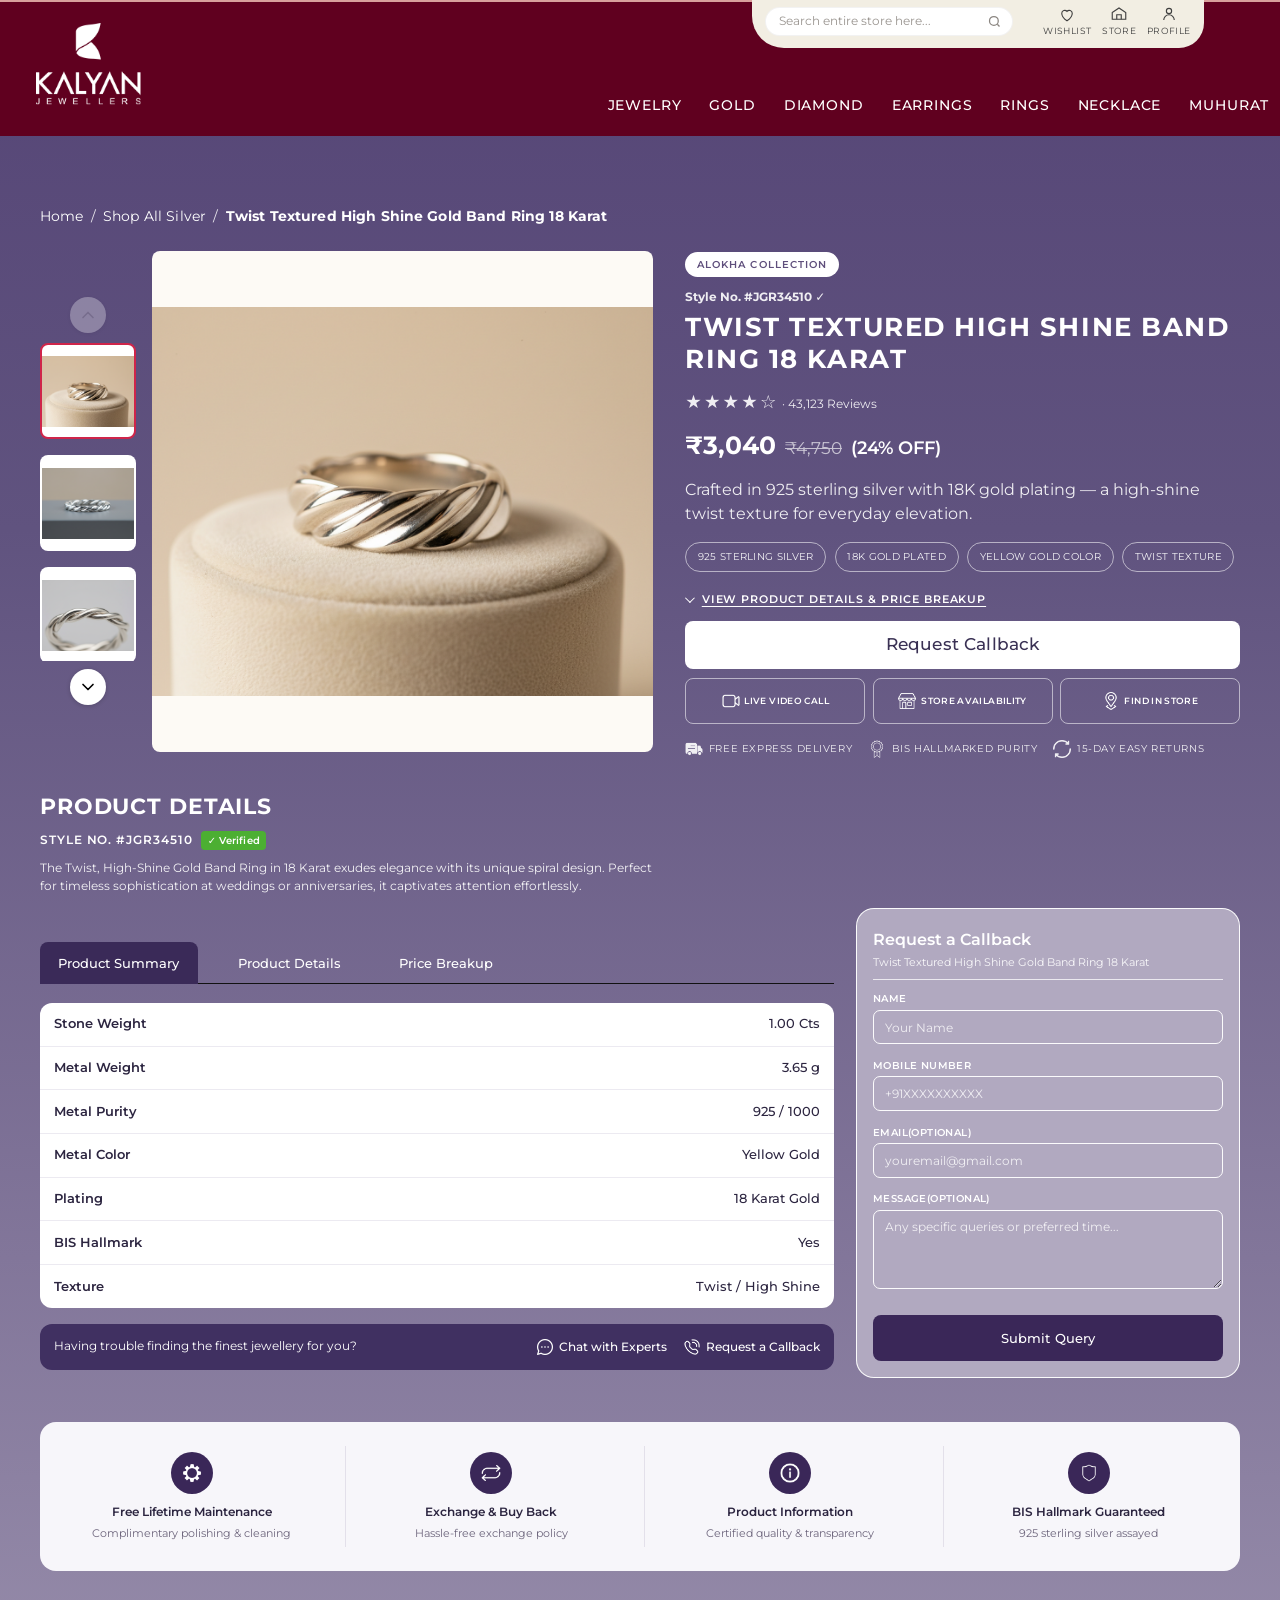
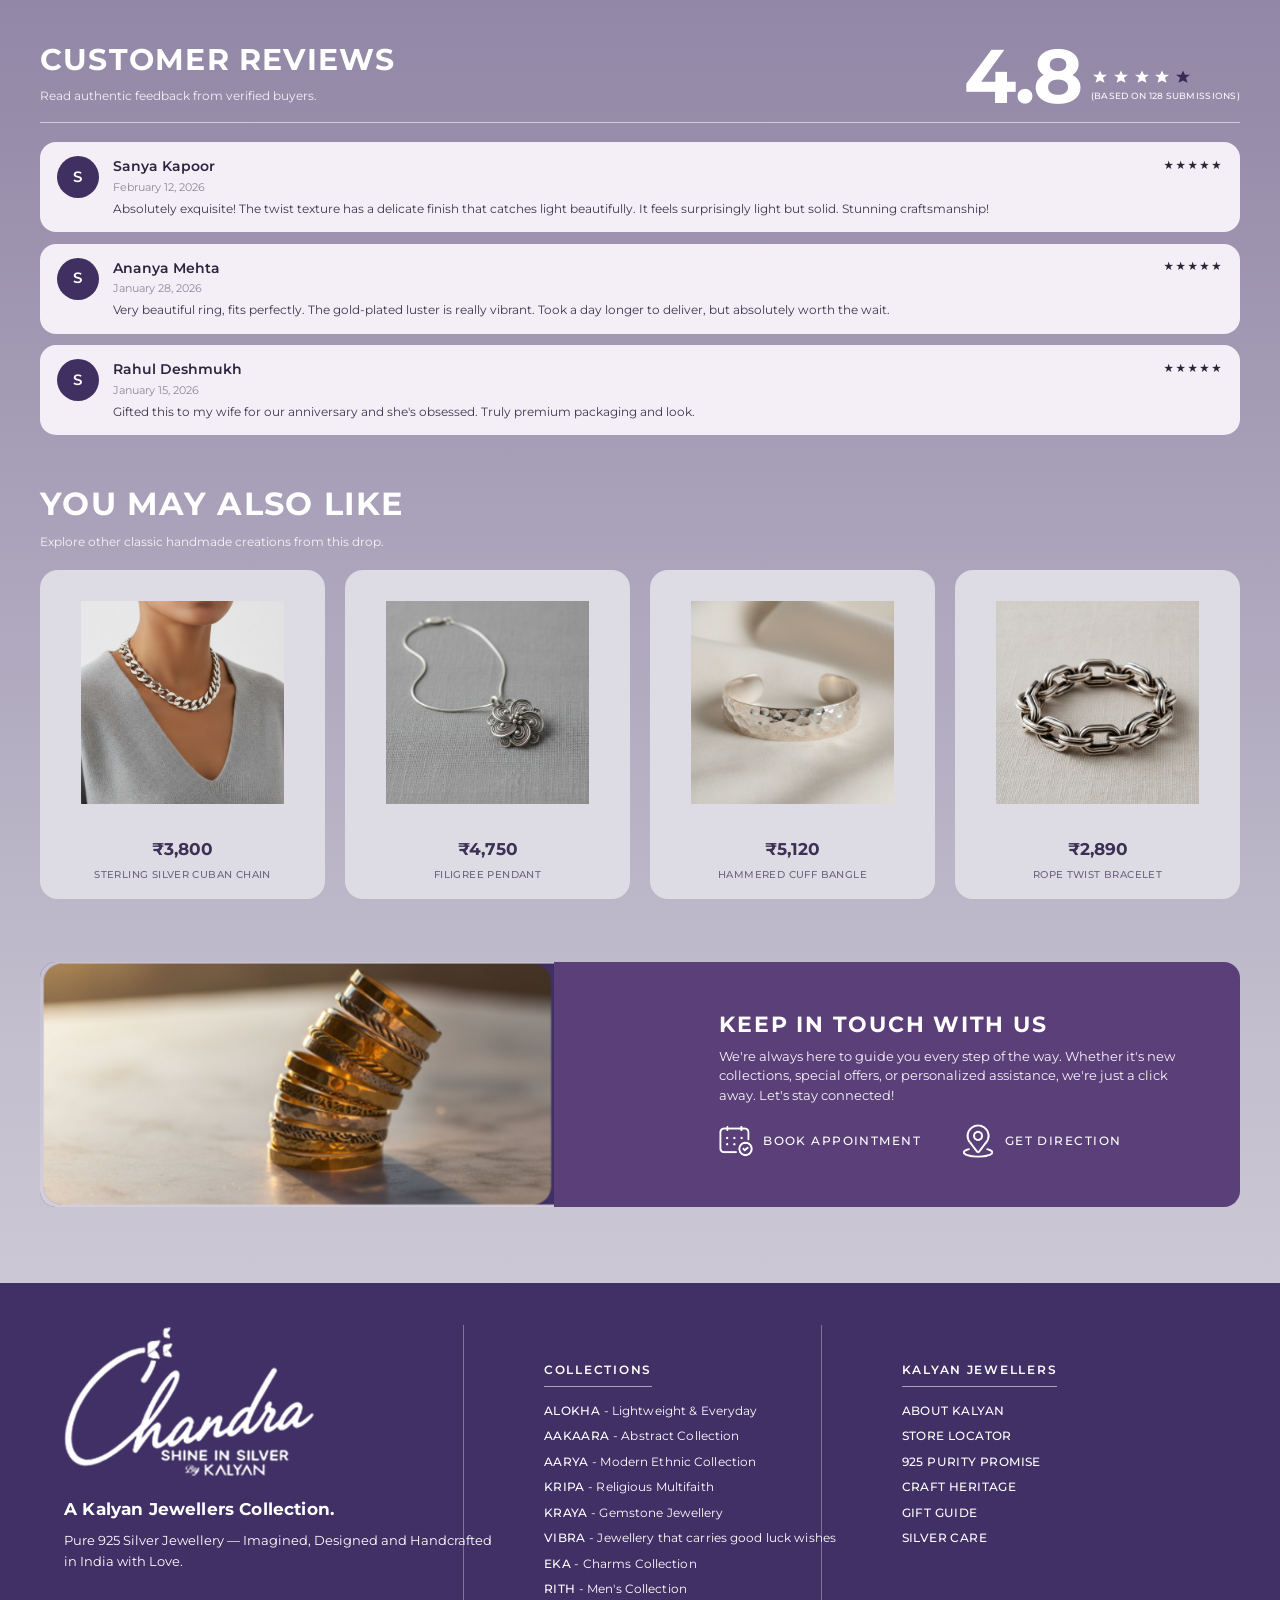
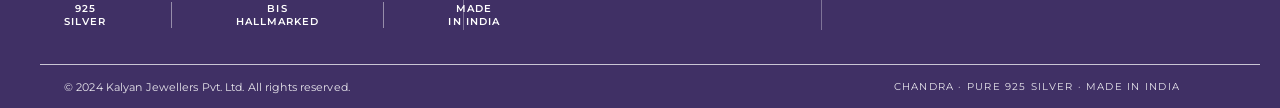
<file: pdp.html>
<!DOCTYPE html>
<html lang="en">
<head>
  <meta charset="UTF-8" />
  <meta name="viewport" content="width=device-width, initial-scale=1.0" />
  <title>Twist Textured High Shine Band Ring — Chandra PDP</title>
  <link rel="preconnect" href="https://fonts.googleapis.com" />
  <link rel="preconnect" href="https://fonts.gstatic.com" crossorigin />
  <link href="https://fonts.googleapis.com/css2?family=Cormorant+Garamond:wght@500;600;700&family=Great+Vibes&family=Montserrat:wght@400;500;600;700&display=swap" rel="stylesheet" />
  <link rel="stylesheet" href="css/styles.css" />
</head>
<body class="page-pdp">
  <div class="page-links">
    <a href="index.html">Landing Page</a>
    <a href="plp.html">Product Listing</a>
    <a href="pdp.html" class="is-current">Product Detail</a>
  </div>

  <div class="utility-bar">
    <a href="#">Search</a>
    <a href="#">Wishlist</a>
    <a href="#">Store</a>
    <a href="#">Profile</a>
  </div>

  <header class="site-header">
    <div class="header-inner">
      <button class="menu-toggle" type="button" data-menu-toggle aria-expanded="false" aria-label="Open menu">
        <svg viewBox="0 0 24 24" fill="none" stroke="currentColor" stroke-width="2"><path d="M4 7h16M4 12h16M4 17h16"/></svg>
      </button>
      <a class="logo" href="index.html">
        <img class="logo-img" src="assets/icon/kalyanlogo.png" width="102" height="88" alt="Kalyan Jewellers" />
      </a>
    </div>

    <div class="header-grid">
      <a class="logo" href="index.html">
        <img class="logo-img" src="assets/icon/kalyanlogo.png" width="102" height="88" alt="Kalyan Jewellers" />
      </a>
      <div class="header-right-stack">
        <div class="header-utility">
          <label class="header-search">
            <span class="visually-hidden">Search entire store</span>
            <input type="search" placeholder="Search entire store here..." autocomplete="off" />
            <svg class="search-icon" viewBox="0 0 24 24" fill="none" stroke="currentColor" stroke-width="2" aria-hidden="true"><circle cx="11" cy="11" r="7"/><path d="M20 20l-3.5-3.5"/></svg>
          </label>
          <div class="header-util-group">
            <a href="#" class="header-util">
              <svg viewBox="0 0 24 24" fill="none" stroke="currentColor" stroke-width="1.5" aria-hidden="true"><path d="M12 21s-7-4.4-7-10a4 4 0 017-2.5A4 4 0 0119 11c0 5.6-7 10-7 10z"/></svg>
              <span>Wishlist</span>
            </a>
            <a href="#" class="header-util">
              <svg viewBox="0 0 24 24" fill="none" stroke="currentColor" stroke-width="1.5" aria-hidden="true"><path d="M3 10l9-6 9 6v9H3v-9z"/><path d="M9 19v-6h6v6"/></svg>
              <span>Store</span>
            </a>
            <a href="#" class="header-util">
              <svg viewBox="0 0 24 24" fill="none" stroke="currentColor" stroke-width="1.5" aria-hidden="true"><circle cx="12" cy="8" r="3.5"/><path d="M5 20a7 7 0 0114 0"/></svg>
              <span>Profile</span>
            </a>
          </div>
        </div>
      </div>
      <nav class="nav-desktop" aria-label="Primary">
        <a href="#">Jewelry</a>
        <a href="#">Gold</a>
        <a href="#">Diamond</a>
        <a href="#">Earrings</a>
        <a href="#">Rings</a>
        <a href="#">Necklace</a>
        <a href="#">Muhurat</a>
        <a href="#">Collection</a>
        <a href="#">Occasion</a>
        <a href="#">Price Range</a>
        <a href="#">More</a>
      </nav>
    </div>

    <nav class="mobile-nav" data-mobile-nav>
      <a href="index.html">Chandra LP</a>
      <a href="plp.html">Shop All Silver</a>
      <a href="pdp.html">This Product</a>
    </nav>
  </header>

  <main class="container">
    <nav class="breadcrumb" aria-label="Breadcrumb">
      <a href="index.html">Home</a>
      <span class="sep" aria-hidden="true">/</span>
      <a href="plp.html">Shop All Silver</a>
      <span class="sep" aria-hidden="true">/</span>
      <span class="current">Twist Textured High Shine Gold Band Ring 18 Karat</span>
    </nav>

    <section class="pdp-top">
      <div class="pdp-gallery">
        <div class="gallery-thumbs-wrap">
          <button type="button" class="gallery-scroll-btn" data-gallery-scroll="-1" aria-label="Previous image">
            <svg viewBox="0 0 24 24" fill="none" stroke="currentColor" stroke-width="2" stroke-linecap="round" stroke-linejoin="round" aria-hidden="true"><path d="m18 15-6-6-6 6"/></svg>
          </button>
          <div class="gallery-thumbs">
            <button type="button" class="is-active" data-gallery-thumb data-index="0"><img src="assets/products/ring1.jpg" alt="" /></button>
            <button type="button" data-gallery-thumb data-index="1"><img src="assets/products/ring1.1.jpg" alt="" /></button>
            <button type="button" data-gallery-thumb data-index="2"><img src="assets/products/ring1.2.jpg" alt="" /></button>
            <button type="button" data-gallery-thumb data-index="3"><img src="assets/products/ring1.3.jpg" alt="" /></button>
          </div>
          <button type="button" class="gallery-scroll-btn" data-gallery-scroll="1" aria-label="Next image">
            <svg viewBox="0 0 24 24" fill="none" stroke="currentColor" stroke-width="2" stroke-linecap="round" stroke-linejoin="round" aria-hidden="true"><path d="m6 9 6 6 6-6"/></svg>
          </button>
        </div>
        <div class="gallery-main">
          <button type="button" class="gallery-arrow gallery-arrow--prev" data-gallery-nav="-1" aria-label="Previous image">
            <svg viewBox="0 0 24 24" fill="none" stroke="currentColor" stroke-width="1" stroke-linecap="round" stroke-linejoin="round" aria-hidden="true"><path d="m15 18-6-6 6-6"/></svg>
          </button>
          <div class="gallery-viewport">
            <div class="gallery-track" data-gallery-track>
              <div class="gallery-slide"><img src="assets/products/ring1.jpg" alt="Twist textured band ring" /></div>
              <div class="gallery-slide"><img src="assets/products/ring1.1.jpg" alt="" /></div>
              <div class="gallery-slide"><img src="assets/products/ring1.2.jpg" alt="" /></div>
              <div class="gallery-slide"><img src="assets/products/ring1.3.jpg" alt="" /></div>
            </div>
          </div>
          <div class="gallery-dots">
            <button type="button" class="is-active" data-gallery-dot data-index="0" aria-label="Go to image 1"></button>
            <button type="button" data-gallery-dot data-index="1" aria-label="Go to image 2"></button>
            <button type="button" data-gallery-dot data-index="2" aria-label="Go to image 3"></button>
            <button type="button" data-gallery-dot data-index="3" aria-label="Go to image 4"></button>
          </div>
          <button type="button" class="gallery-arrow gallery-arrow--next" data-gallery-nav="1" aria-label="Next image">
            <svg viewBox="0 0 24 24" fill="none" stroke="currentColor" stroke-width="1" stroke-linecap="round" stroke-linejoin="round" aria-hidden="true"><path d="m9 18 6-6-6-6"/></svg>
          </button>
        </div>
      </div>

      <div class="pdp-info">
        <span class="pill">Alokha Collection</span>
        <p class="style-no">Style No. #JGR34510 ✓</p>
        <h1>Twist Textured High Shine Band Ring 18 Karat</h1>
        <p class="rating"><span class="stars">★★★★☆</span> · 43,123 Reviews</p>
        <div class="price-row">
          <span class="now">₹3,040</span>
          <span class="was">₹4,750</span>
          <span class="off">(24% OFF)</span>
        </div>
        <p class="pdp-desc">Crafted in 925 sterling silver with 18K gold plating — a high-shine twist texture for everyday elevation.</p>
        <div class="spec-pills">
          <span>925 Sterling Silver</span>
          <span>18K Gold Plated</span>
          <span>Yellow Gold Color</span>
          <span>Twist Texture</span>
        </div>
        <a class="view-breakup" href="#product-details">View product details &amp; price breakup</a>
        <div class="pdp-ctas">
          <a class="btn btn-light" href="#callback">Request Callback</a>
          <div class="secondary">
            <a class="btn btn-outline-light" href="#">
              <img src="assets/icon/live-video.png" alt="" width="14" height="14" />
              <span>Live Video Call</span>
            </a>
            <a class="btn btn-outline-light" href="#">
              <img src="assets/icon/store-availability.png" alt="" width="14" height="14" />
              <span>Store Availability</span>
            </a>
            <a class="btn btn-outline-light" href="#">
              <img src="assets/icon/find-in-store.png" alt="" width="14" height="14" />
              <span>Find in Store</span>
            </a>
          </div>
        </div>
        <div class="trust-row">
          <span>
            <img src="assets/icon/free-delivery.png" alt="" width="18" height="18" />
            Free Express Delivery
          </span>
          <span>
            <img src="assets/icon/bis-purity.png" alt="" width="18" height="18" />
            BIS Hallmarked Purity
          </span>
          <span>
            <img src="assets/icon/easy-returns.png" alt="" width="18" height="18" />
            15-Day Easy Returns
          </span>
        </div>
      </div>
    </section>

    <section class="pdp-details" id="product-details">
      <div class="details-intro">
        <h2>Product Details</h2>
        <p class="details-style">
          Style No. #JGR34510
          <span class="verified-badge">✓ Verified</span>
        </p>
        <p class="details-copy">The Twist, High-Shine Gold Band Ring in 18 Karat exudes elegance with its unique spiral design. Perfect for timeless sophistication at weddings or anniversaries, it captivates attention effortlessly.</p>
      </div>
      <div class="details-card">
        <div class="detail-acc is-open">
          <button type="button" class="detail-acc-btn" aria-expanded="true">
            <span>Product Summary</span>
            <svg class="acc-chevron" viewBox="0 0 24 24" fill="none" stroke="currentColor" stroke-width="2" aria-hidden="true"><path d="M9 6l6 6-6 6"/></svg>
          </button>
          <div class="detail-acc-panel">
            <table class="spec-table">
              <tbody>
                <tr><th>Stone Weight</th><td>1.00 Cts</td></tr>
                <tr><th>Metal Weight</th><td>3.65 g</td></tr>
                <tr><th>Metal Purity</th><td>925 / 1000</td></tr>
                <tr><th>Metal Color</th><td>Yellow Gold</td></tr>
                <tr><th>Plating</th><td>18 Karat Gold</td></tr>
                <tr><th>BIS Hallmark</th><td>Yes</td></tr>
                <tr><th>Texture</th><td>Twist / High Shine</td></tr>
              </tbody>
            </table>
          </div>
        </div>
        <div class="detail-acc">
          <button type="button" class="detail-acc-btn" aria-expanded="false">
            <span>Product Details</span>
            <svg class="acc-chevron" viewBox="0 0 24 24" fill="none" stroke="currentColor" stroke-width="2" aria-hidden="true"><path d="M9 6l6 6-6 6"/></svg>
          </button>
          <div class="detail-acc-panel" hidden>
            <table class="spec-table">
              <tbody>
                <tr><th>Collection</th><td>Alokha</td></tr>
                <tr><th>Style No.</th><td>#JGR34510</td></tr>
                <tr><th>Category</th><td>Band Ring</td></tr>
                <tr><th>Finish</th><td>High Shine Twist</td></tr>
              </tbody>
            </table>
          </div>
        </div>
        <div class="detail-acc">
          <button type="button" class="detail-acc-btn" aria-expanded="false">
            <span>Price Breakup</span>
            <svg class="acc-chevron" viewBox="0 0 24 24" fill="none" stroke="currentColor" stroke-width="2" aria-hidden="true"><path d="M9 6l6 6-6 6"/></svg>
          </button>
          <div class="detail-acc-panel" hidden>
            <table class="spec-table">
              <tbody>
                <tr><th>MRP</th><td>₹4,750</td></tr>
                <tr><th>Discount</th><td>24% OFF</td></tr>
                <tr><th>Offer Price</th><td>₹3,040</td></tr>
              </tbody>
            </table>
          </div>
        </div>
      </div>

      <div class="form-card" id="callback">
        <h2>Request a Callback</h2>
        <p class="form-sub">Twist Textured High Shine Gold Band Ring 18 Karat</p>
        <form data-callback-form>
          <div class="field">
            <label for="name">Name</label>
            <input id="name" name="name" required placeholder="Your Name" />
          </div>
          <div class="field">
            <label for="mobile">Mobile Number</label>
            <input id="mobile" name="mobile" required placeholder="+91XXXXXXXXXX" />
          </div>
          <div class="field">
            <label for="email">Email(Optional)</label>
            <input id="email" name="email" type="email" placeholder="youremail@gmail.com" />
          </div>
          <div class="field">
            <label for="message">Message(Optional)</label>
            <textarea id="message" name="message" rows="4" placeholder="Any specific queries or preferred time..."></textarea>
          </div>
          <button class="btn btn-dark" type="submit">Submit Query</button>
        </form>
      </div>

      <div class="details-help">
        <p>Having trouble finding the finest jewellery for you?</p>
        <div class="details-help-actions">
          <a href="#">
            <img src="assets/icon/chat-experts.png" alt="" width="16" height="16" />
            Chat with Experts
          </a>
          <a href="#callback">
            <img src="assets/icon/request-callback.png" alt="" width="16" height="16" />
            Request a Callback
          </a>
        </div>
      </div>
    </section>

    <section class="pdp-assurances" aria-label="Product assurances">
      <article>
        <span class="assure-icon" aria-hidden="true"><img src="assets/icon/assure1.png" alt="" /></span>
        <h3>Free Lifetime Maintenance</h3>
        <p>Complimentary polishing &amp; cleaning</p>
      </article>
      <article>
        <span class="assure-icon" aria-hidden="true"><img src="assets/icon/assure2.png" alt="" /></span>
        <h3>Exchange &amp; Buy Back</h3>
        <p>Hassle-free exchange policy</p>
      </article>
      <article>
        <span class="assure-icon" aria-hidden="true"><img src="assets/icon/assure3.png" alt="" /></span>
        <h3>Product Information</h3>
        <p>Certified quality &amp; transparency</p>
      </article>
      <article>
        <span class="assure-icon" aria-hidden="true"><img src="assets/icon/assure4.png" alt="" /></span>
        <h3>BIS Hallmark Guaranteed</h3>
        <p>925 sterling silver assayed</p>
      </article>
    </section>

    <section class="reviews" aria-label="Customer reviews">
      <div class="reviews-head">
        <div>
          <h2>Customer Reviews</h2>
          <p>Read authentic feedback from verified buyers.</p>
        </div>
        <div class="reviews-score">
          <span class="reviews-num">4.8</span>
          <div class="reviews-score-meta">
            <span class="reviews-stars" aria-label="4.8 out of 5 stars">
              <svg viewBox="0 0 24 24" aria-hidden="true"><path d="M12 3.2 14.6 9h6.8l-5.5 4.1 2.1 6.6L12 16.6 6 19.7l2.1-6.6L2.6 9h6.8L12 3.2z"/></svg>
              <svg viewBox="0 0 24 24" aria-hidden="true"><path d="M12 3.2 14.6 9h6.8l-5.5 4.1 2.1 6.6L12 16.6 6 19.7l2.1-6.6L2.6 9h6.8L12 3.2z"/></svg>
              <svg viewBox="0 0 24 24" aria-hidden="true"><path d="M12 3.2 14.6 9h6.8l-5.5 4.1 2.1 6.6L12 16.6 6 19.7l2.1-6.6L2.6 9h6.8L12 3.2z"/></svg>
              <svg viewBox="0 0 24 24" aria-hidden="true"><path d="M12 3.2 14.6 9h6.8l-5.5 4.1 2.1 6.6L12 16.6 6 19.7l2.1-6.6L2.6 9h6.8L12 3.2z"/></svg>
              <svg class="is-filled" viewBox="0 0 24 24" aria-hidden="true"><path d="M12 3.2 14.6 9h6.8l-5.5 4.1 2.1 6.6L12 16.6 6 19.7l2.1-6.6L2.6 9h6.8L12 3.2z"/></svg>
            </span>
            <p>(Based on 128 submissions)</p>
          </div>
        </div>
      </div>
      <article class="review-card">
        <span class="review-avatar" aria-hidden="true">S</span>
        <div class="review-body">
          <h3>Sanya Kapoor</h3>
          <p class="review-date">February 12, 2026</p>
          <p>Absolutely exquisite! The twist texture has a delicate finish that catches light beautifully. It feels surprisingly light but solid. Stunning craftsmanship!</p>
        </div>
        <span class="review-stars" aria-label="5 out of 5 stars">
          <span class="review-stars-text">★★★★★</span>
          <span class="review-stars-icons" aria-hidden="true">
            <svg class="is-filled" viewBox="0 0 24 24"><path d="M10.788 3.21c.448-1.077 1.976-1.077 2.424 0l2.082 5.006 5.404.433c1.164.093 1.636 1.545.749 2.305l-4.117 3.527 1.257 5.273c.271 1.136-.964 2.033-1.96 1.425L12 18.354 7.373 21.18c-.996.608-2.231-.29-1.96-1.425l1.257-5.273-4.117-3.527c-.887-.76-.415-2.212.749-2.305l5.404-.433 2.082-5.005z"/></svg>
            <svg class="is-filled" viewBox="0 0 24 24"><path d="M10.788 3.21c.448-1.077 1.976-1.077 2.424 0l2.082 5.006 5.404.433c1.164.093 1.636 1.545.749 2.305l-4.117 3.527 1.257 5.273c.271 1.136-.964 2.033-1.96 1.425L12 18.354 7.373 21.18c-.996.608-2.231-.29-1.96-1.425l1.257-5.273-4.117-3.527c-.887-.76-.415-2.212.749-2.305l5.404-.433 2.082-5.005z"/></svg>
            <svg class="is-filled" viewBox="0 0 24 24"><path d="M10.788 3.21c.448-1.077 1.976-1.077 2.424 0l2.082 5.006 5.404.433c1.164.093 1.636 1.545.749 2.305l-4.117 3.527 1.257 5.273c.271 1.136-.964 2.033-1.96 1.425L12 18.354 7.373 21.18c-.996.608-2.231-.29-1.96-1.425l1.257-5.273-4.117-3.527c-.887-.76-.415-2.212.749-2.305l5.404-.433 2.082-5.005z"/></svg>
            <svg viewBox="0 0 24 24"><path d="M10.788 3.21c.448-1.077 1.976-1.077 2.424 0l2.082 5.006 5.404.433c1.164.093 1.636 1.545.749 2.305l-4.117 3.527 1.257 5.273c.271 1.136-.964 2.033-1.96 1.425L12 18.354 7.373 21.18c-.996.608-2.231-.29-1.96-1.425l1.257-5.273-4.117-3.527c-.887-.76-.415-2.212.749-2.305l5.404-.433 2.082-5.005z"/></svg>
            <svg viewBox="0 0 24 24"><path d="M10.788 3.21c.448-1.077 1.976-1.077 2.424 0l2.082 5.006 5.404.433c1.164.093 1.636 1.545.749 2.305l-4.117 3.527 1.257 5.273c.271 1.136-.964 2.033-1.96 1.425L12 18.354 7.373 21.18c-.996.608-2.231-.29-1.96-1.425l1.257-5.273-4.117-3.527c-.887-.76-.415-2.212.749-2.305l5.404-.433 2.082-5.005z"/></svg>
          </span>
        </span>
      </article>
      <article class="review-card">
        <span class="review-avatar" aria-hidden="true">S</span>
        <div class="review-body">
          <h3>Ananya Mehta</h3>
          <p class="review-date">January 28, 2026</p>
          <p>Very beautiful ring, fits perfectly. The gold-plated luster is really vibrant. Took a day longer to deliver, but absolutely worth the wait.</p>
        </div>
        <span class="review-stars" aria-label="4 out of 5 stars">
          <span class="review-stars-text">★★★★★</span>
          <span class="review-stars-icons" aria-hidden="true">
            <svg class="is-filled" viewBox="0 0 24 24"><path d="M10.788 3.21c.448-1.077 1.976-1.077 2.424 0l2.082 5.006 5.404.433c1.164.093 1.636 1.545.749 2.305l-4.117 3.527 1.257 5.273c.271 1.136-.964 2.033-1.96 1.425L12 18.354 7.373 21.18c-.996.608-2.231-.29-1.96-1.425l1.257-5.273-4.117-3.527c-.887-.76-.415-2.212.749-2.305l5.404-.433 2.082-5.005z"/></svg>
            <svg class="is-filled" viewBox="0 0 24 24"><path d="M10.788 3.21c.448-1.077 1.976-1.077 2.424 0l2.082 5.006 5.404.433c1.164.093 1.636 1.545.749 2.305l-4.117 3.527 1.257 5.273c.271 1.136-.964 2.033-1.96 1.425L12 18.354 7.373 21.18c-.996.608-2.231-.29-1.96-1.425l1.257-5.273-4.117-3.527c-.887-.76-.415-2.212.749-2.305l5.404-.433 2.082-5.005z"/></svg>
            <svg class="is-filled" viewBox="0 0 24 24"><path d="M10.788 3.21c.448-1.077 1.976-1.077 2.424 0l2.082 5.006 5.404.433c1.164.093 1.636 1.545.749 2.305l-4.117 3.527 1.257 5.273c.271 1.136-.964 2.033-1.96 1.425L12 18.354 7.373 21.18c-.996.608-2.231-.29-1.96-1.425l1.257-5.273-4.117-3.527c-.887-.76-.415-2.212.749-2.305l5.404-.433 2.082-5.005z"/></svg>
            <svg viewBox="0 0 24 24"><path d="M10.788 3.21c.448-1.077 1.976-1.077 2.424 0l2.082 5.006 5.404.433c1.164.093 1.636 1.545.749 2.305l-4.117 3.527 1.257 5.273c.271 1.136-.964 2.033-1.96 1.425L12 18.354 7.373 21.18c-.996.608-2.231-.29-1.96-1.425l1.257-5.273-4.117-3.527c-.887-.76-.415-2.212.749-2.305l5.404-.433 2.082-5.005z"/></svg>
            <svg viewBox="0 0 24 24"><path d="M10.788 3.21c.448-1.077 1.976-1.077 2.424 0l2.082 5.006 5.404.433c1.164.093 1.636 1.545.749 2.305l-4.117 3.527 1.257 5.273c.271 1.136-.964 2.033-1.96 1.425L12 18.354 7.373 21.18c-.996.608-2.231-.29-1.96-1.425l1.257-5.273-4.117-3.527c-.887-.76-.415-2.212.749-2.305l5.404-.433 2.082-5.005z"/></svg>
          </span>
        </span>
      </article>
      <article class="review-card">
        <span class="review-avatar" aria-hidden="true">S</span>
        <div class="review-body">
          <h3>Rahul Deshmukh</h3>
          <p class="review-date">January 15, 2026</p>
          <p>Gifted this to my wife for our anniversary and she's obsessed. Truly premium packaging and look.</p>
        </div>
        <span class="review-stars" aria-label="5 out of 5 stars">
          <span class="review-stars-text">★★★★★</span>
          <span class="review-stars-icons" aria-hidden="true">
            <svg class="is-filled" viewBox="0 0 24 24"><path d="M10.788 3.21c.448-1.077 1.976-1.077 2.424 0l2.082 5.006 5.404.433c1.164.093 1.636 1.545.749 2.305l-4.117 3.527 1.257 5.273c.271 1.136-.964 2.033-1.96 1.425L12 18.354 7.373 21.18c-.996.608-2.231-.29-1.96-1.425l1.257-5.273-4.117-3.527c-.887-.76-.415-2.212.749-2.305l5.404-.433 2.082-5.005z"/></svg>
            <svg class="is-filled" viewBox="0 0 24 24"><path d="M10.788 3.21c.448-1.077 1.976-1.077 2.424 0l2.082 5.006 5.404.433c1.164.093 1.636 1.545.749 2.305l-4.117 3.527 1.257 5.273c.271 1.136-.964 2.033-1.96 1.425L12 18.354 7.373 21.18c-.996.608-2.231-.29-1.96-1.425l1.257-5.273-4.117-3.527c-.887-.76-.415-2.212.749-2.305l5.404-.433 2.082-5.005z"/></svg>
            <svg class="is-filled" viewBox="0 0 24 24"><path d="M10.788 3.21c.448-1.077 1.976-1.077 2.424 0l2.082 5.006 5.404.433c1.164.093 1.636 1.545.749 2.305l-4.117 3.527 1.257 5.273c.271 1.136-.964 2.033-1.96 1.425L12 18.354 7.373 21.18c-.996.608-2.231-.29-1.96-1.425l1.257-5.273-4.117-3.527c-.887-.76-.415-2.212.749-2.305l5.404-.433 2.082-5.005z"/></svg>
            <svg class="is-filled" viewBox="0 0 24 24"><path d="M10.788 3.21c.448-1.077 1.976-1.077 2.424 0l2.082 5.006 5.404.433c1.164.093 1.636 1.545.749 2.305l-4.117 3.527 1.257 5.273c.271 1.136-.964 2.033-1.96 1.425L12 18.354 7.373 21.18c-.996.608-2.231-.29-1.96-1.425l1.257-5.273-4.117-3.527c-.887-.76-.415-2.212.749-2.305l5.404-.433 2.082-5.005z"/></svg>
            <svg class="is-filled" viewBox="0 0 24 24"><path d="M10.788 3.21c.448-1.077 1.976-1.077 2.424 0l2.082 5.006 5.404.433c1.164.093 1.636 1.545.749 2.305l-4.117 3.527 1.257 5.273c.271 1.136-.964 2.033-1.96 1.425L12 18.354 7.373 21.18c-.996.608-2.231-.29-1.96-1.425l1.257-5.273-4.117-3.527c-.887-.76-.415-2.212.749-2.305l5.404-.433 2.082-5.005z"/></svg>
          </span>
        </span>
      </article>
    </section>

    <section class="related">
      <h2>You May Also Like</h2>
      <p class="sub">Explore other classic handmade creations from this drop.</p>
      <div class="product-grid" data-related-track>
        <a class="product-card" href="pdp.html"><div class="img-wrap"><img src="assets/products/cuban-chain.jpg" alt="" /></div><div class="info"><p class="price">₹3,800</p><p class="title">Sterling Silver Cuban Chain</p></div></a>
        <a class="product-card" href="pdp.html"><div class="img-wrap"><img src="assets/products/you-like2.jpg" alt="" /></div><div class="info"><p class="price">₹4,750</p><p class="title">Filigree Pendant</p></div></a>
        <a class="product-card" href="pdp.html"><div class="img-wrap"><img src="assets/products/you-like3.jpg" alt="" /></div><div class="info"><p class="price">₹5,120</p><p class="title">Hammered Cuff Bangle</p></div></a>
        <a class="product-card" href="pdp.html"><div class="img-wrap"><img src="assets/products/you-like4.jpg" alt="" /></div><div class="info"><p class="price">₹2,890</p><p class="title">Rope Twist Bracelet</p></div></a>
      </div>
      <div class="related-dots" data-related-dots>
        <button type="button" class="is-active" aria-label="Show product 1"></button>
        <button type="button" aria-label="Show product 2"></button>
        <button type="button" aria-label="Show product 3"></button>
        <button type="button" aria-label="Show product 4"></button>
      </div>
    </section>

    <div class="keep-banner">
      <img src="assets/collections/keep-in-touch.png" alt="Stacked gold and silver rings" />
      <div class="copy">
        <h3>Keep in Touch With Us</h3>
        <p>We're always here to guide you every step of the way. Whether it's new collections, special offers, or personalized assistance, we're just a click away. Let's stay connected!</p>
        <div class="links">
          <a href="#">
            <img class="keep-icon" src="assets/icon/book-appointment.png" alt="" width="34" height="34" />
            Book Appointment
          </a>
          <a href="#">
            <img class="keep-icon" src="assets/icon/get-direction.png" alt="" width="34" height="34" />
            Get Direction
          </a>
        </div>
      </div>
    </div>
    <div class="pdp-top-row">
      <button type="button" data-scroll-top aria-label="Back to top">
        <svg viewBox="0 0 24 24" fill="none" stroke="currentColor" stroke-width="1.8" aria-hidden="true"><path d="M6 14l6-6 6 6"/></svg>
      </button>
    </div>
  </main>

  <button class="back-to-top" type="button" data-scroll-top aria-label="Back to top">
    <svg viewBox="0 0 24 24" fill="none" stroke="currentColor" stroke-width="1.8" stroke-linecap="round" stroke-linejoin="round" aria-hidden="true">
      <circle cx="12" cy="12" r="9.2"/>
      <path d="M8 13.2l4-4.2 4 4.2"/>
    </svg>
  </button>

  <footer class="home-footer">
    <div class="home-footer-grid">
      <div class="home-footer-brand">
        <img class="home-footer-logo" src="assets/icon/chandra-footer-logo.png" width="230" height="137" alt="Chandra — Shine in Silver by Kalyan" />
        <p class="home-footer-lead">A Kalyan Jewellers Collection.</p>
        <p class="home-footer-desc"><span class="home-footer-desc-d">Pure 925 Silver Jewellery — Imagined, Designed and Handcrafted<br />in India with Love.</span><span class="home-footer-desc-m">Pure 925 Silver Jewellery Imagined, Designed and<br />Handcrafted in India with Love.</span></p>
        <div class="home-footer-badges">
          <span>925<br />Silver</span>
          <span>BIS<br />Hallmarked</span>
          <span>Made<br />in India</span>
        </div>
      </div>
      <div class="home-footer-col">
        <h4>Collections</h4>
        <ul class="home-footer-list">
          <li>Alokha <span>- Lightweight &amp; Everyday</span></li>
          <li>Aakaara <span>- Abstract Collection</span></li>
          <li>Aarya <span>- Modern Ethnic Collection</span></li>
          <li>Kripa <span>- Religious Multifaith</span></li>
          <li>Kraya <span>- Gemstone Jewellery</span></li>
          <li>Vibra <span>- Jewellery that carries good luck wishes</span></li>
          <li>Eka <span>- Charms Collection</span></li>
          <li>Rith <span>- Men's Collection</span></li>
        </ul>
        <p class="home-footer-flow">ALOKHA - Lightweight &amp; Everyday | AAKAARA - Abstract Collection<br />AARYA - Modern Ethnic Collection | KRIPA - Religious Multifaith<br />VIBRA - Jewellery that carries good luck wishes |<br />KRAYA - Gemstone Jewellery | EKA - Charms Collection<br />RITH - Men's Collection</p>
      </div>
      <div class="home-footer-col">
        <h4>Kalyan Jewellers</h4>
        <ul class="home-footer-list">
          <li><a href="#">About Kalyan</a></li>
          <li><a href="#">Store Locator</a></li>
          <li><a href="#">925 Purity Promise</a></li>
          <li><a href="#">Craft Heritage</a></li>
          <li><a href="#">Gift Guide</a></li>
          <li><a href="#">Silver Care</a></li>
        </ul>
        <p class="home-footer-flow home-footer-flow-links"><a href="#">ABOUT KALYAN</a> | <a href="#">STORE LOCATOR</a> | <a href="#">925 PURITY PROMISE</a><br /><a href="#">CRAFT HERITAGE</a> | <a href="#">GIFT GUIDE</a> | <a href="#">SILVER CARE</a></p>
      </div>
    </div>
    <div class="home-footer-bottom">
      <span>© 2024 Kalyan Jewellers Pvt. Ltd. All rights reserved.</span>
      <span>Chandra · Pure 925 Silver · Made in India</span>
    </div>
  </footer>
  <script src="js/main.js"></script>
</body>
</html>
</file>
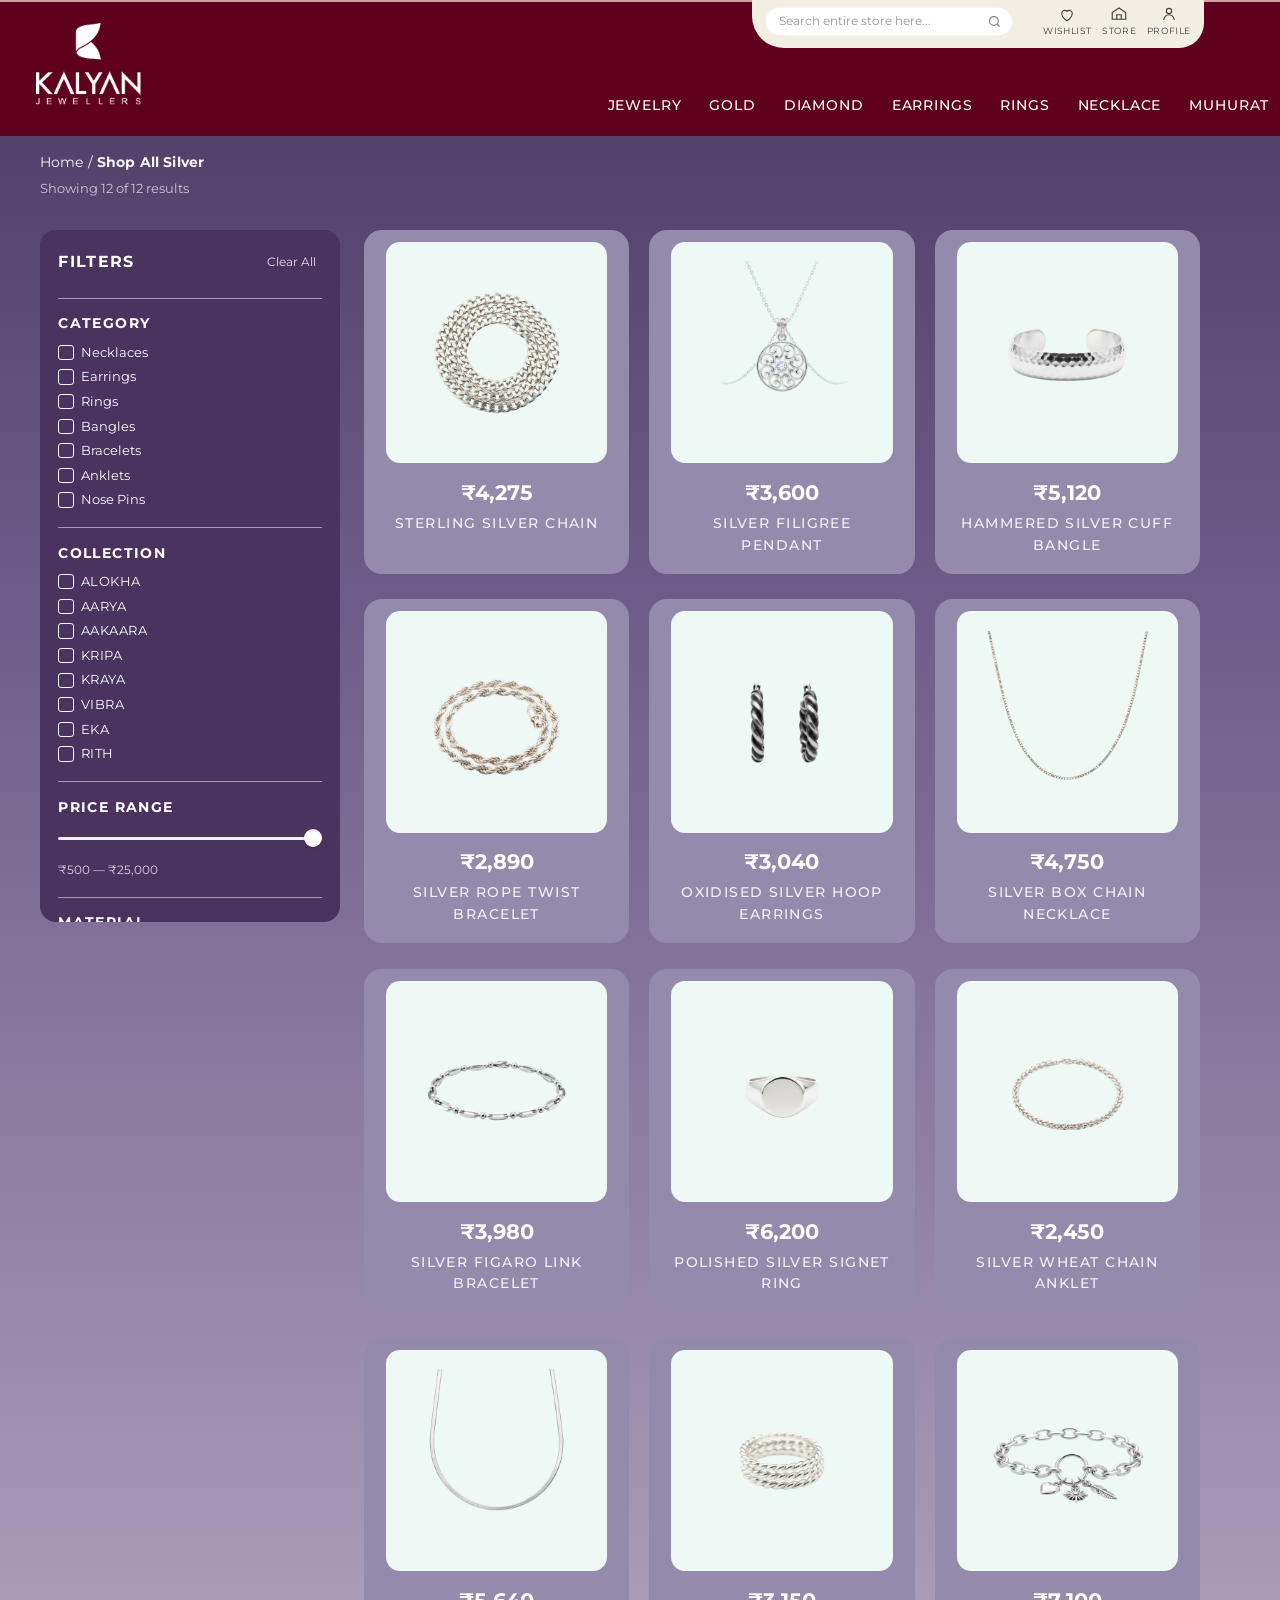
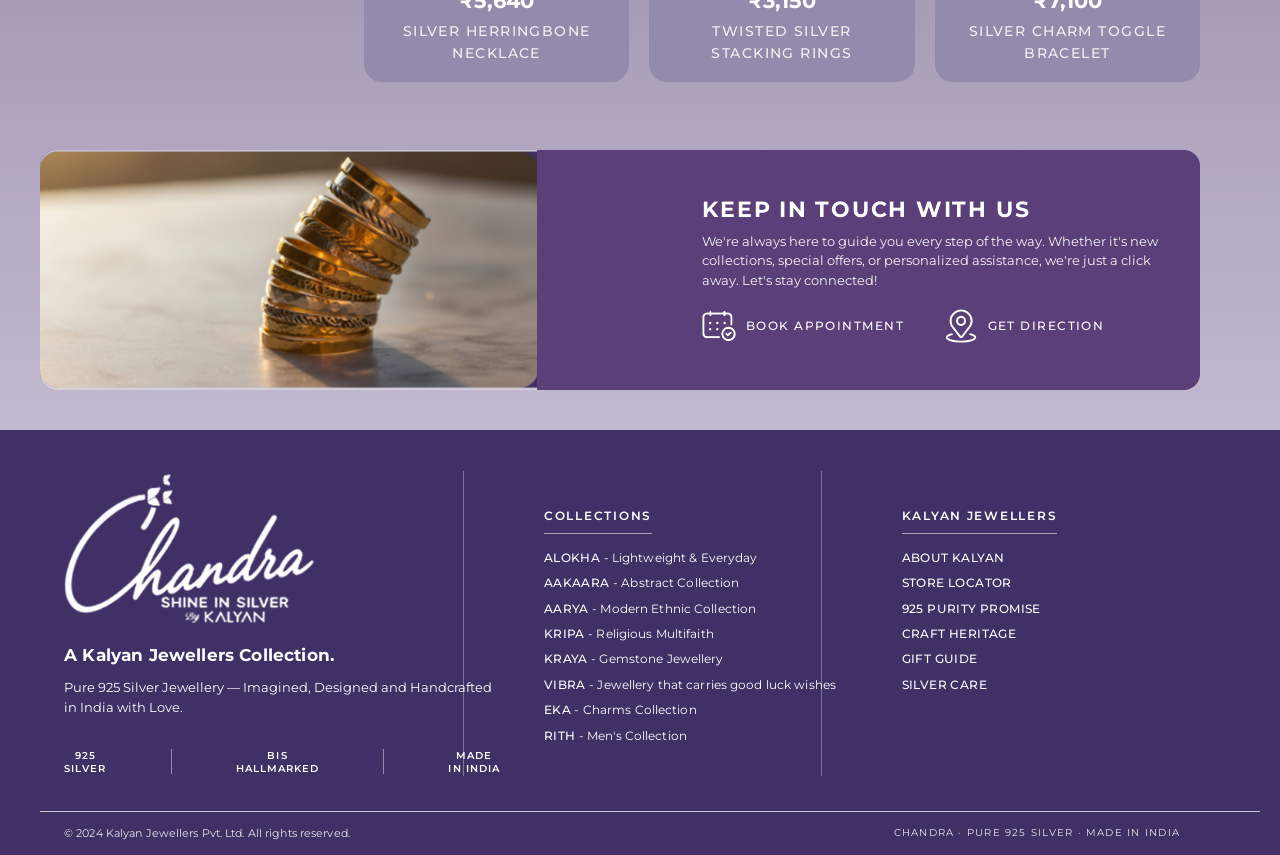
<file: plp.html>
<!DOCTYPE html>
<html lang="en">
<head>
  <meta charset="UTF-8" />
  <meta name="viewport" content="width=device-width, initial-scale=1.0" />
  <title>Shop All Silver — Chandra | Product Listing</title>
  <link rel="preconnect" href="https://fonts.googleapis.com" />
  <link rel="preconnect" href="https://fonts.gstatic.com" crossorigin />
  <link href="https://fonts.googleapis.com/css2?family=Cormorant+Garamond:wght@500;600;700&family=Great+Vibes&family=Montserrat:wght@400;500;600;700&display=swap" rel="stylesheet" />
  <link rel="stylesheet" href="css/styles.css" />
</head>
<body class="page-plp">
  <div class="page-links">
    <a href="index.html">Landing Page</a>
    <a href="plp.html" class="is-current">Product Listing</a>
    <a href="pdp.html">Product Detail</a>
  </div>

  <div class="utility-bar" aria-label="Quick links">
    <a class="utility-search" href="#" aria-label="Search"><svg viewBox="0 0 24 24" fill="none" stroke="currentColor" stroke-width="1.8"><circle cx="11" cy="11" r="7"/><path d="M20 20l-3.5-3.5"/></svg></a>
    <a href="#"><svg viewBox="0 0 24 24" fill="none" stroke="currentColor" stroke-width="1.8"><path d="M12 21s-7-4.4-7-10a4 4 0 017-2.5A4 4 0 0119 11c0 5.6-7 10-7 10z"/></svg>Wishlist</a>
    <a href="#"><svg viewBox="0 0 24 24" fill="none" stroke="currentColor" stroke-width="1.8"><path d="M4 10.5h16v8.5a1 1 0 01-1 1H5a1 1 0 01-1-1v-8.5z"/><path d="M3 10.5l2.2-5h13.6L21 10.5"/><path d="M9 20v-5h6v5"/></svg>Store</a>
    <a href="#"><svg viewBox="0 0 24 24" fill="none" stroke="currentColor" stroke-width="1.8"><circle cx="12" cy="8" r="3.5"/><path d="M5 20a7 7 0 0114 0"/></svg>Profile</a>
  </div>

  <header class="site-header">
    <div class="header-inner">
      <button class="menu-toggle" type="button" data-menu-toggle aria-expanded="false" aria-label="Open menu">
        <svg viewBox="0 0 24 24" fill="none" stroke="currentColor" stroke-width="2"><path d="M4 7h16M4 12h16M4 17h16"/></svg>
      </button>
      <a class="logo" href="index.html">
        <img class="logo-img" src="assets/icon/kalyanlogo.png" width="102" height="88" alt="Kalyan Jewellers" />
      </a>
    </div>

    <div class="header-grid">
      <a class="logo" href="index.html">
        <img class="logo-img" src="assets/icon/kalyanlogo.png" width="102" height="88" alt="Kalyan Jewellers" />
      </a>
      <div class="header-right-stack">
        <div class="header-utility">
          <label class="header-search">
            <span class="visually-hidden">Search entire store</span>
            <input type="search" placeholder="Search entire store here..." autocomplete="off" />
            <svg class="search-icon" viewBox="0 0 24 24" fill="none" stroke="currentColor" stroke-width="2" aria-hidden="true"><circle cx="11" cy="11" r="7"/><path d="M20 20l-3.5-3.5"/></svg>
          </label>
          <div class="header-util-group">
            <a href="#" class="header-util">
              <svg viewBox="0 0 24 24" fill="none" stroke="currentColor" stroke-width="1.5" aria-hidden="true"><path d="M12 21s-7-4.4-7-10a4 4 0 017-2.5A4 4 0 0119 11c0 5.6-7 10-7 10z"/></svg>
              <span>Wishlist</span>
            </a>
            <a href="#" class="header-util">
              <svg viewBox="0 0 24 24" fill="none" stroke="currentColor" stroke-width="1.5" aria-hidden="true"><path d="M3 10l9-6 9 6v9H3v-9z"/><path d="M9 19v-6h6v6"/></svg>
              <span>Store</span>
            </a>
            <a href="#" class="header-util">
              <svg viewBox="0 0 24 24" fill="none" stroke="currentColor" stroke-width="1.5" aria-hidden="true"><circle cx="12" cy="8" r="3.5"/><path d="M5 20a7 7 0 0114 0"/></svg>
              <span>Profile</span>
            </a>
          </div>
        </div>
      </div>
      <nav class="nav-desktop" aria-label="Primary">
        <a href="#">Jewelry</a>
        <a href="#">Gold</a>
        <a href="#">Diamond</a>
        <a href="#">Earrings</a>
        <a href="#">Rings</a>
        <a href="#">Necklace</a>
        <a href="#">Muhurat</a>
        <a href="#">Collection</a>
        <a href="#">Occasion</a>
        <a href="#">Price Range</a>
        <a href="#">More</a>
      </nav>
    </div>

    <nav class="mobile-nav" data-mobile-nav>
      <a href="index.html">Home / Chandra LP</a>
      <a href="plp.html">Shop All Silver</a>
      <a href="pdp.html">Sample PDP</a>
    </nav>
  </header>

  <main class="container">
    <div class="plp-head">
      <div class="plp-head-copy">
        <p class="breadcrumb">Home / <span>Shop All Silver</span></p>
        <p class="result-count">Showing 12 of 186 results</p>
      </div>
      <button class="filter-toggle" type="button" data-filter-toggle aria-label="Filters">
        <svg viewBox="0 0 24 24" fill="none" stroke="currentColor" stroke-width="1.7" stroke-linecap="round" aria-hidden="true">
          <path d="M6 4v16M12 4v16M18 4v16"/>
          <circle cx="6" cy="8" r="2" fill="currentColor"/>
          <circle cx="12" cy="16" r="2" fill="currentColor"/>
          <circle cx="18" cy="11" r="2" fill="currentColor"/>
        </svg>
      </button>
    </div>

    <div class="plp-layout">
      <aside class="filters" data-filters aria-label="Filters">
        <div class="filters-head">
          <h2>Filters</h2>
          <div class="filters-head-actions">
            <button type="button" data-clear-filters>Clear All</button>
            <button type="button" class="filter-close" data-filter-close>Close</button>
          </div>
        </div>
        <div class="filter-group" data-filter-group="category">
          <h3>Category</h3>
          <label><input type="checkbox" value="necklaces" /> Necklaces</label>
          <label><input type="checkbox" value="earrings" /> Earrings</label>
          <label><input type="checkbox" value="rings" /> Rings</label>
          <label><input type="checkbox" value="bangles" /> Bangles</label>
          <label><input type="checkbox" value="bracelets" /> Bracelets</label>
          <label><input type="checkbox" value="anklets" /> Anklets</label>
          <label><input type="checkbox" value="nose-pins" /> Nose Pins</label>
        </div>
        <div class="filter-group filter-group-collection" data-filter-group="collection">
          <h3>Collection</h3>
          <label><input type="checkbox" value="alokha" /> Alokha</label>
          <label><input type="checkbox" value="aarya" /> Aarya</label>
          <label><input type="checkbox" value="aakaara" /> Aakaara</label>
          <label><input type="checkbox" value="kripa" /> Kripa</label>
          <label><input type="checkbox" value="kraya" /> Kraya</label>
          <label><input type="checkbox" value="vibra" /> Vibra</label>
          <label><input type="checkbox" value="eka" /> Eka</label>
          <label><input type="checkbox" value="rith" /> Rith</label>
        </div>
        <div class="filter-group" data-filter-group="price">
          <h3>Price Range</h3>
          <input class="price-range" type="range" min="500" max="25000" step="100" value="25000" data-price-range />
          <p style="font-size:0.75rem;opacity:0.8;margin:0.35rem 0 0" data-price-output>₹500 — ₹25,000</p>
        </div>
        <div class="filter-group" data-filter-group="material">
          <h3>Material</h3>
          <label><input type="checkbox" value="sterling" /> 925 Sterling Silver</label>
          <label><input type="checkbox" value="gold-plated" /> Gold-Plated Silver</label>
          <label><input type="checkbox" value="oxidized" /> Oxidized Silver</label>
        </div>
        <div class="filter-group" data-filter-group="craft">
          <h3>Craft Technique</h3>
          <label><input type="checkbox" value="filigree" /> Filigree</label>
          <label><input type="checkbox" value="thappa" /> Thappa</label>
          <label><input type="checkbox" value="kundan" /> Kundan</label>
          <label><input type="checkbox" value="meenakari" /> Meenakari</label>
        </div>
      </aside>

      <section class="product-grid" aria-label="Products" data-product-grid>
        <a class="product-card" href="pdp.html" data-category="necklaces" data-collection="aarya" data-price="4275" data-material="sterling" data-craft="thappa"><div class="img-wrap"><img src="assets/products/chain.jpg" alt="" /></div><div class="info"><p class="price">₹4,275</p><p class="title">STERLING SILVER CHAIN</p></div></a>
        <a class="product-card" href="pdp.html" data-category="necklaces" data-collection="alokha" data-price="3600" data-material="gold-plated" data-craft="kundan"><div class="img-wrap"><img src="assets/products/pendant.jpg" alt="" /></div><div class="info"><p class="price">₹3,600</p><p class="title">SILVER FILIGREE PENDANT</p></div></a>
        <a class="product-card" href="pdp.html" data-category="bangles" data-collection="aakaara" data-price="5120" data-material="sterling" data-craft="thappa"><div class="img-wrap"><img src="assets/products/bracelet.jpg" alt="" /></div><div class="info"><p class="price">₹5,120</p><p class="title">HAMMERED SILVER CUFF BANGLE</p></div></a>
        <a class="product-card" href="pdp.html" data-category="bracelets" data-collection="vibra" data-price="2890" data-material="sterling" data-craft="thappa"><div class="img-wrap"><img src="assets/products/silverbracelet.jpg" alt="" /></div><div class="info"><p class="price">₹2,890</p><p class="title">SILVER ROPE TWIST BRACELET</p></div></a>
        <a class="product-card" href="pdp.html" data-category="rings" data-collection="alokha" data-price="3040" data-material="gold-plated" data-craft="thappa"><div class="img-wrap"><img src="assets/products/ring.jpg" alt="" /></div><div class="info"><p class="price">₹3,040</p><p class="title">OXIDISED SILVER HOOP EARRINGS</p></div></a>
        <a class="product-card" href="pdp.html" data-category="necklaces" data-collection="kripa" data-price="4750" data-material="sterling" data-craft="filigree"><div class="img-wrap"><img src="assets/products/plp6.jpg" alt="" /></div><div class="info"><p class="price">₹4,750</p><p class="title">SILVER BOX CHAIN NECKLACE</p></div></a>
        <a class="product-card" href="pdp.html" data-category="earrings" data-collection="aarya" data-price="3980" data-material="sterling" data-craft="thappa"><div class="img-wrap"><img src="assets/products/plp7.jpg" alt="" /></div><div class="info"><p class="price">₹3,980</p><p class="title">SILVER FIGARO LINK BRACELET</p></div></a>
        <a class="product-card" href="pdp.html" data-category="necklaces" data-collection="kraya" data-price="6200" data-material="gold-plated" data-craft="kundan"><div class="img-wrap"><img src="assets/products/plp8.jpg" alt="" /></div><div class="info"><p class="price">₹6,200</p><p class="title">POLISHED SILVER SIGNET RING</p></div></a>
        <a class="product-card" href="pdp.html" data-category="earrings" data-collection="vibra" data-price="2450" data-material="sterling" data-craft="kundan"><div class="img-wrap"><img src="assets/products/plp9.jpg" alt="" /></div><div class="info"><p class="price">₹2,450</p><p class="title">SILVER WHEAT CHAIN ANKLET</p></div></a>
        <a class="product-card" href="pdp.html" data-category="rings" data-collection="aakaara" data-price="5640" data-material="oxidized" data-craft="meenakari"><div class="img-wrap"><img src="assets/products/plp10.jpg" alt="" /></div><div class="info"><p class="price">₹5,640</p><p class="title">SILVER HERRINGBONE NECKLACE</p></div></a>
        <a class="product-card" href="pdp.html" data-category="bracelets" data-collection="eka" data-price="3150" data-material="sterling" data-craft="kundan"><div class="img-wrap"><img src="assets/products/charm.jpg" alt="" /></div><div class="info"><p class="price">₹3,150</p><p class="title">TWISTED SILVER STACKING RINGS</p></div></a>
        <a class="product-card" href="pdp.html" data-category="necklaces" data-collection="rith" data-price="7100" data-material="oxidized" data-craft="meenakari"><div class="img-wrap"><img src="assets/products/u1.jpg" alt="" /></div><div class="info"><p class="price">₹7,100</p><p class="title">SILVER CHARM TOGGLE BRACELET</p></div></a>
        <p class="no-results" data-no-results hidden>No products match the selected filters. <button type="button" data-clear-filters>Clear All Filters</button></p>
      </section>
    </div>

    <div class="keep-banner">
      <img src="assets/collections/keep-in-touch.png" alt="Stacked gold and silver rings" />
      <div class="copy">
        <h3>Keep in Touch With Us</h3>
        <p>We're always here to guide you every step of the way. Whether it's new collections, special offers, or personalized assistance, we're just a click away. Let's stay connected!</p>
        <div class="links">
          <a href="#">
            <img class="keep-icon" src="assets/icon/book-appointment.png" alt="" width="34" height="34" />
            Book Appointment
          </a>
          <a href="#">
            <img class="keep-icon" src="assets/icon/get-direction.png" alt="" width="34" height="34" />
            Get Direction
          </a>
        </div>
      </div>
    </div>
  </main>

  <button class="back-to-top" type="button" data-scroll-top aria-label="Back to top">
    <svg viewBox="0 0 24 24" fill="none" stroke="currentColor" stroke-width="1.8" stroke-linecap="round" stroke-linejoin="round" aria-hidden="true">
      <circle cx="12" cy="12" r="9.2"/>
      <path d="M8 13.2l4-4.2 4 4.2"/>
    </svg>
  </button>

  <footer class="home-footer">
    <div class="home-footer-grid">
      <div class="home-footer-brand">
        <img class="home-footer-logo" src="assets/icon/chandra-footer-logo.png" width="230" height="137" alt="Chandra — Shine in Silver by Kalyan" />
        <p class="home-footer-lead">A Kalyan Jewellers Collection.</p>
        <p class="home-footer-desc"><span class="home-footer-desc-d">Pure 925 Silver Jewellery — Imagined, Designed and Handcrafted<br />in India with Love.</span><span class="home-footer-desc-m">Pure 925 Silver Jewellery Imagined, Designed and<br />Handcrafted in India with Love.</span></p>
        <div class="home-footer-badges">
          <span>925<br />Silver</span>
          <span>BIS<br />Hallmarked</span>
          <span>Made<br />in India</span>
        </div>
      </div>
      <div class="home-footer-col">
        <h4>Collections</h4>
        <ul class="home-footer-list">
          <li>Alokha <span>- Lightweight &amp; Everyday</span></li>
          <li>Aakaara <span>- Abstract Collection</span></li>
          <li>Aarya <span>- Modern Ethnic Collection</span></li>
          <li>Kripa <span>- Religious Multifaith</span></li>
          <li>Kraya <span>- Gemstone Jewellery</span></li>
          <li>Vibra <span>- Jewellery that carries good luck wishes</span></li>
          <li>Eka <span>- Charms Collection</span></li>
          <li>Rith <span>- Men's Collection</span></li>
        </ul>
        <p class="home-footer-flow">ALOKHA - Lightweight &amp; Everyday | AAKAARA - Abstract Collection<br />AARYA - Modern Ethnic Collection | KRIPA - Religious Multifaith<br />VIBRA - Jewellery that carries good luck wishes |<br />KRAYA - Gemstone Jewellery | EKA - Charms Collection<br />RITH - Men's Collection</p>
      </div>
      <div class="home-footer-col">
        <h4>Kalyan Jewellers</h4>
        <ul class="home-footer-list">
          <li><a href="#">About Kalyan</a></li>
          <li><a href="#">Store Locator</a></li>
          <li><a href="#">925 Purity Promise</a></li>
          <li><a href="#">Craft Heritage</a></li>
          <li><a href="#">Gift Guide</a></li>
          <li><a href="#">Silver Care</a></li>
        </ul>
        <p class="home-footer-flow home-footer-flow-links"><a href="#">ABOUT KALYAN</a> | <a href="#">STORE LOCATOR</a> | <a href="#">925 PURITY PROMISE</a><br /><a href="#">CRAFT HERITAGE</a> | <a href="#">GIFT GUIDE</a> | <a href="#">SILVER CARE</a></p>
      </div>
    </div>
    <div class="home-footer-bottom">
      <span>© 2024 Kalyan Jewellers Pvt. Ltd. All rights reserved.</span>
      <span>Chandra · Pure 925 Silver · Made in India</span>
    </div>
  </footer>
  <script src="js/main.js"></script>
</body>
</html>
</file>
<file: css/styles.css>
/* Chandra LP — responsive styles (from mock-up) */
:root {
  --maroon: #60001f;
  --maroon-dark: #4a061d;
  --header-cream: #f2eee3;
  --header-search-w: clamp(200px, 21.5vw, 248px);
  --header-utility-w: clamp(340px, 38.8vw, 400px);
  --header-edge-right: 30px;
  --header-nav-inset-left: clamp(5.5rem, 16vw, 10.5rem);
  --header-pill-radius: 999px;
  --header-utility-radius: 32px;
  --collections-purple: #584978;
  --collection-cta-gap: 12px;
  --collection-cta-offset: 6rem;
  --collection-nudge-y: rem;
  --header-top-line: #d8a09c;
  --plum: #3a2f55;
  --plum-mid: #4b4160;
  --plum-soft: #6b6288;
  --lavender: #9a90b0;
  --lavender-bg: #b8aec8;
  --lavender-light: #d4cce0;
  --promise-bg: #cac3db;
  --promise-heading: #3a2a5a;
  --promise-eyebrow: #6a6280;
  --promise-body: #3a2a5a;
  --beige: #e8dfc8;
  --cream: #f2efe8;
  --card-bg: #f0f4f5;
  --white: #ffffff;
  --text-dark: #2c2540;
  --text-muted: #6e6680;
  --accent-off: #c8d96a;
  --radius: 14px;
  --radius-sm: 10px;
  --header-h: 136px;
  --header-logo-gap: 42px;
  --header-utility-row-h: 48px;
  --header-nav-pad-bottom: 0.85rem;
  --font-sans: "Montserrat", system-ui, sans-serif;
  --font-script: "Great Vibes", cursive;
  --font-serif: "Cormorant Garamond", Georgia, serif;
  --max: 1200px;
  --shadow: 0 12px 32px rgba(42, 30, 70, 0.18);
  --page-fade: linear-gradient(
    180deg,
    #4a3a62 0%,
    #6e5d88 25%,
    #a89bb8 65%,
    #ddd6e8 100%
  );
}

*,
*::before,
*::after {
  box-sizing: border-box;
}

html {
  scroll-behavior: smooth;
}

body {
  margin: 0;
  font-family: var(--font-sans);
  color: var(--white);
  background: var(--plum);
  line-height: 1.5;
  -webkit-font-smoothing: antialiased;
}

img {
  max-width: 100%;
  display: block;
}

a {
  color: inherit;
  text-decoration: none;
}

button {
  font-family: inherit;
  cursor: pointer;
}

.visually-hidden {
  position: absolute;
  width: 1px;
  height: 1px;
  padding: 0;
  margin: -1px;
  overflow: hidden;
  clip: rect(0, 0, 0, 0);
  white-space: nowrap;
  border: 0;
}

.container {
  width: min(100% - 2rem, var(--max));
  margin-inline: auto;
}

/* —— Utility bar (mobile) —— */
.utility-bar {
  display: flex;
  background: var(--beige);
  color: var(--text-dark);
  padding: 0.45rem 1rem;
  justify-content: space-around;
  align-items: center;
  font-size: 0.65rem;
  letter-spacing: 0.04em;
  text-transform: uppercase;
}

.utility-bar a {
  display: flex;
  flex-direction: column;
  align-items: center;
  gap: 0.15rem;
  opacity: 0.85;
}

.utility-bar svg {
  width: 18px;
  height: 18px;
}

/* —— Header (Kalyan-style) —— */
.site-header {
  background: var(--maroon);
  position: sticky;
  top: 0;
  z-index: 100;
  box-shadow: inset 0 2px 0 var(--header-top-line);
}

.header-inner {
  display: flex;
  align-items: center;
  justify-content: space-between;
  gap: 0.75rem;
  min-height: 66px;
  padding: 0.6rem 1rem 0.65rem;
  width: 100%;
  margin-inline: auto;
}

.header-grid {
  display: none;
}

.logo {
  display: flex;
  align-items: center;
  flex-shrink: 0;
  line-height: 0;
}

.logo img,
.logo-img {
  display: block;
  width: auto;
  height: 52px;
  max-width: none;
}

.nav-desktop {
  display: none;
  flex-wrap: nowrap;
  align-items: center;
  justify-content: flex-start;
  gap: 0 1.35rem;
  font-size: 0.8125rem;
  letter-spacing: 0.06em;
  text-transform: uppercase;
  font-weight: 500;
  white-space: nowrap;
}

.nav-desktop a:hover {
  opacity: 0.78;
}

.header-right-stack {
  display: none;
  min-width: 0;
}

.header-utility {
  display: none;
  align-items: center;
  justify-content: flex-start;
  gap: 0.65rem;
  background: var(--header-cream);
  color: #3a3a3a;
  padding: 0.32rem 0.85rem 0.32rem 0.80rem;
  border-bottom-left-radius: var(--header-utility-radius);
  min-height: 39px;
  width: 113%;
  flex-shrink: 0;
  box-sizing: border-box;
}

.header-search {
  position: relative;
  display: flex;
  align-items: center;
  flex: 0 0 var(--header-search-w);
  width: var(--header-search-w);
  min-width: 0;
}

.header-search input {
  width: 100%;
  border: 1px solid rgba(0, 0, 0, 0.05);
  border-radius: var(--header-pill-radius);
  background: var(--white);
  padding: 0.4rem 2.15rem 0.4rem 0.85rem;
  font-size: 0.75rem;
  font-family: var(--font-sans);
  color: var(--text-dark);
  outline: none;
  line-height: 1.2;
  -webkit-appearance: none;
  appearance: none;
}

.header-search input::placeholder {
  color: #9a9590;
  font-weight: 400;
}

.header-search .search-icon {
  position: absolute;
  right: 0.7rem;
  width: 15px;
  height: 15px;
  color: #8a8580;
  pointer-events: none;
}

.header-util-group {
  display: flex;
  align-items: flex-start;
  gap: 0.55rem;
  margin-left: auto;
  flex-shrink: 0;
}

.header-util {
  display: flex;
  flex-direction: column;
  align-items: center;
  gap: 0.12rem;
  font-size: 0.5625rem;
  letter-spacing: 0.04em;
  text-transform: uppercase;
  color: #3f3f3f;
  min-width: 38px;
  text-align: center;
  flex-shrink: 0;
}

.header-util svg {
  width: 18px;
  height: 18px;
  stroke-width: 1.5;
}

.header-util:hover {
  opacity: 0.75;
}

.menu-toggle {
  display: inline-flex;
  background: transparent;
  border: 0;
  color: var(--white);
  padding: 0.35rem;
}

.menu-toggle svg {
  width: 26px;
  height: 26px;
}

.mobile-nav {
  display: none;
  background: var(--maroon-dark);
  padding: 1rem 1.25rem 1.5rem;
  flex-direction: column;
  gap: 0.85rem;
  font-size: 0.85rem;
  letter-spacing: 0.08em;
  text-transform: uppercase;
}

.mobile-nav.is-open {
  display: flex;
}

.mobile-nav a {
  padding: 0.35rem 0;
  border-bottom: 1px solid rgba(255, 255, 255, 0.08);
}

/* —— Hero —— */
.hero {
  position: relative;
  width: 100%;
  aspect-ratio: 1920 / 1080;
  min-height: clamp(320px, 56.25vw, 1080px);
  max-height: none;
  display: grid;
  place-items: center;
  overflow: hidden;
  background: radial-gradient(ellipse at 50% 30%, #5a4f78 0%, #2a2140 55%, #1a1428 100%);
}

.hero-slider {
  position: absolute;
  inset: 0;
}

.hero-slide {
  position: absolute;
  inset: 0;
  opacity: 0;
  transition: opacity 0.7s ease;
  background-size: cover;
  background-position: center;
}

.hero-slide.is-active {
  opacity: 1;
}

.hero-slide::after {
  content: "";
  position: absolute;
  inset: 0;
  background: linear-gradient(180deg, rgba(30, 22, 50, 0.35), rgba(30, 22, 50, 0.55));
}

.hero-content {
  position: relative;
  z-index: 2;
  text-align: center;
  padding: 2rem 1rem;
}

.hero-content .m-chandra-logo {
  display: block;
  width: min(320px, 38vw);
  height: auto;
  margin: 0 auto 0.35rem;
}

.brand-script {
  font-family: var(--font-script);
  font-size: clamp(3rem, 8vw, 5.5rem);
  line-height: 1;
  margin: 0;
}

.brand-tag {
  margin: 0.35rem 0 1.25rem;
  font-size: 0.72rem;
  letter-spacing: 0.28em;
  text-transform: uppercase;
  opacity: 0.9;
}

.hero-title {
  margin: 1.65rem 0 0;
  font-size: clamp(2.25rem, 6.5vw, 4rem);
  letter-spacing: 0.1em;
  line-height: 1.08;
  text-transform: uppercase;
  font-weight: 700;
}

.hero-dots {
  position: absolute;
  z-index: 3;
  bottom: 1.25rem;
  left: 50%;
  transform: translateX(-50%);
  display: flex;
  gap: 0.45rem;
}

.hero-dots button {
  width: 8px;
  height: 8px;
  border-radius: 50%;
  border: 0;
  background: rgba(255, 255, 255, 0.35);
  padding: 0;
}

.hero-dots button.is-active {
  background: var(--white);
}

/* —— Sections —— */
.section {
  padding: 3rem 0;
}

.section-lavender {
  background: linear-gradient(
    180deg,
    var(--collections-purple) 0%,
    #64587a 28%,
    #756a8f 52%,
    #8a7fa8 78%,
    #9d94b5 100%
  );
}

main > .section.section-lavender:first-of-type {
  padding-top: 2.75rem;
}

.section-plum {
  background: var(--plum-mid);
}

.section-soft {
  background: var(--lavender-light);
  color: var(--text-dark);
}

.section-promise {
  background: var(--promise-bg);
  color: var(--promise-heading);
  padding: clamp(2.75rem, 5.5vw, 4.25rem) 0;
}

.section-promise .container {
  width: min(100% - 2rem, 1360px);
}

.section-head {
  text-align: center;
  margin-bottom: 2.75rem;
  line-height: 1.35;
  margin-left: 110px;
  margin-right: 60px;
}

.section-head h2 {
  margin: 0;
  font-size: clamp(0.72rem, 1.1vw, 0.8125rem);
  letter-spacing: 0.24em;
  text-transform: uppercase;
  font-weight: 600;
  opacity: 0.92;
}

.section-head p {
  margin: 0.65rem 0 0;
  font-size: clamp(1.35rem, 2.6vw, 1.875rem);
  letter-spacing: 0.16em;
  text-transform: uppercase;
  font-weight: 700;
  opacity: 1;
  
}

/* —— Collection zigzag —— */
.collections {
  display: grid;
  gap: 2.5rem;
}

.collection-row {
  display: grid;
  gap: 1rem;
  align-items: center;
}

.collection-card {
  background: rgba(40, 32, 65, 0.55);
  border-radius: var(--radius);
  overflow: hidden;
  box-shadow: var(--shadow);
}

.collection-card img {
  width: 100%;
  aspect-ratio: 16 / 10;
  object-fit: cover;
}

.collection-card .meta {
  display: flex;
  align-items: flex-end;
  justify-content: space-between;
  gap: 1rem;
  padding: 1rem 1.25rem 1.35rem;
}

.collection-card .meta-brand h3 {
  margin: 0;
  font-family: var(--font-serif);
  font-size: clamp(1.5rem, 2.2vw, 1.85rem);
  font-weight: 600;
  letter-spacing: 0.03em;
  line-height: 1.1;
}

.collection-card .meta-brand .meta-eyebrow {
  display: block;
  margin-top: 0.2rem;
  font-family: var(--font-sans);
  font-size: 0.58rem;
  letter-spacing: 0.14em;
  text-transform: uppercase;
  font-weight: 500;
  opacity: 0.88;
}

.collection-card .meta-tagline {
  margin: 0;
  font-size: clamp(0.68rem, 0.95vw, 0.78rem);
  letter-spacing: 0.06em;
  text-transform: none;
  text-align: right;
  line-height: 1.35;
  opacity: 0.9;
  flex-shrink: 0;
}

.collection-card .meta h3 {
  margin: 0;
  font-family: var(--font-serif);
  font-size: clamp(1.5rem, 2.2vw, 1.85rem);
  font-weight: 600;
  letter-spacing: 0.03em;
}

.collection-card .meta > p:not(.meta-tagline) {
  margin: 0;
  font-size: 0.78rem;
  opacity: 0.85;
}

.thumb-grid {
  display: grid;
  grid-template-columns: 1fr 1fr;
  gap: 0.75rem;
}

.thumb {
  text-align: center;
}

.thumb img {
  width: 100%;
  aspect-ratio: 1;
  object-fit: cover;
  border-radius: var(--radius-sm);
  background: var(--card-bg);
}

.thumb span {
  display: block;
  margin-top: 0.45rem;
  font-size: 0.625rem;
  letter-spacing: 0.1em;
  text-transform: uppercase;
  font-weight: 500;
  opacity: 0.9;
  line-height: 1.3;
}

.collection-side {
  display: grid;
  gap: 0;
  justify-items: stretch;
  align-content: start;
  width: 100%;
}

.collection-cta {
  display: flex;
  flex-direction: row;
  align-items: center;
  justify-content: flex-start;
  gap: var(--collection-cta-gap);
  width: 100%;
  margin-top: var(--collection-cta-offset);
  min-height: 2.5rem;
  box-sizing: border-box;
}

.collection-cta-line {
  flex: 1 1 auto;
  align-self: center;
  height: 0;
  border: 0;
  border-top: 1px solid rgba(255, 255, 255, 0.42);
  min-width: 0;
  margin: 0;
}

.collection-row.is-flip .collection-cta {
  justify-content: flex-start;
}

.collection-row.is-flip .collection-cta .btn-explore {
  order: 1;
}

.collection-row.is-flip .collection-cta .collection-cta-line {
  order: 2;
  flex: 1 1 auto;
}

.btn-explore {
  flex: 0 0 auto;
  background: var(--white);
  color: var(--plum);
  border: 1px solid transparent;
}

.btn-explore:hover {
  background: rgba(42, 32, 68, 0.92);
  color: var(--white);
  border-color: rgba(255, 255, 255, 0.22);
}

.btn.btn-explore {
  border-radius: var(--radius-sm);
  padding: 0.62rem 1.25rem;
  font-size: 0.72rem;
}

.btn {
  display: inline-flex;
  align-items: center;
  justify-content: center;
  gap: 0.4rem;
  padding: 0.7rem 1.35rem;
  border-radius: 999px;
  border: 1px solid transparent;
  font-size: 0.72rem;
  letter-spacing: 0.12em;
  text-transform: uppercase;
  font-weight: 600;
  transition: transform 0.2s ease, background 0.2s ease, color 0.2s ease;
}

.btn:hover {
  transform: translateY(-1px);
}

.btn-light {
  background: var(--white);
  color: var(--plum);
}

.btn-solid {
  background: var(--plum);
  color: var(--white);
}

.btn-outline {
  background: transparent;
  border-color: var(--plum);
  color: var(--plum);
}

.btn-outline-light {
  background: transparent;
  border-color: rgba(255, 255, 255, 0.55);
  color: var(--white);
}

.vert-label {
  display: none;
}

/* Mobile collection slider */
.collection-slider-wrap {
  display: block;
}

.collection-slider {
  display: flex;
  overflow-x: auto;
  scroll-snap-type: x mandatory;
  gap: 1rem;
  padding: 0.25rem 0 1rem;
  -webkit-overflow-scrolling: touch;
  scrollbar-width: none;
}

.collection-slider::-webkit-scrollbar {
  display: none;
}

.collection-slide {
  flex: 0 0 88%;
  scroll-snap-align: center;
}

.slider-dots {
  display: flex;
  justify-content: center;
  gap: 0.4rem;
  margin-top: 0.25rem;
}

.slider-dots button {
  width: 8px;
  height: 8px;
  border-radius: 50%;
  border: 0;
  background: rgba(255, 255, 255, 0.35);
  padding: 0;
}

.slider-dots button.is-active {
  background: var(--white);
}

.collections-desktop {
  display: none;
}

/* —— Promise / craft —— */
.eyebrow {
  margin: 0 0 0.5rem;
  font-size: 0.75rem;
  letter-spacing: 0.2em;
  text-transform: uppercase;
  opacity: 0.8;
}

.promise {
  display: grid;
  gap: clamp(2.75rem, 7vw, 5rem);
  align-items: center;
}

.promise-copy {
  font-family: var(--font-sans);
}

.promise-eyebrow {
  margin: 0 0 0.625rem;
  font-size: clamp(0.8125rem, 1.1vw, 1rem);
  font-weight: 500;
  letter-spacing: 0.22em;
  text-transform: uppercase;
  color: var(--promise-eyebrow);
}

.promise-title {
  margin: 0 0 1.875rem;
  font-family: var(--font-sans);
  font-size: clamp(1.75rem, 3.6vw, 2.625rem);
  font-weight: 800;
  letter-spacing: 0.04em;
  line-height: 1.1;
  text-transform: uppercase;
  color: var(--promise-heading);
  max-width: 14ch;
}

.promise-body {
  font-family: var(--font-sans);
  font-size: clamp(0.75rem, 0.85vw, 0.8125rem);
  font-weight: 400;
  line-height: 1.65;
  letter-spacing: 0.01em;
  color: var(--promise-body);
  text-transform: none;
}

.promise-body p {
  margin: 0 0 1.5rem;
  font: inherit;
  color: inherit;
  max-width: 100%;
}

.promise-body p:last-child {
  margin-bottom: 0;
}

.promise-visual {
  position: relative;
  display: block;
  border-radius: 40px;
  overflow: hidden;
  width: min(100%, clamp(260px, 72vw, 420px));
  max-width: 100%;
  aspect-ratio: 620 / 590;
  line-height: 0;
  background: #1a1a1a;
  justify-self: center;
  flex-shrink: 0;
}

.promise-visual::after {
  content: "";
  position: absolute;
  inset: 0;
  z-index: 1;
  pointer-events: none;
  background: linear-gradient(
    180deg,
    rgba(26, 22, 40, 0.08) 0%,
    rgba(26, 22, 40, 0.15) 45%,
    rgba(58, 47, 85, 0.72) 100%
  );
}

.promise-visual-img {
  position: absolute;
  inset: 0;
  display: block;
  width: 100%;
  height: 100%;
  object-fit: cover;
  object-position: center;
  filter: grayscale(100%) contrast(1.06);
}

.promise-badge {
  position: absolute;
  top: clamp(1rem, 2.5vw, 1.5rem);
  right: clamp(1rem, 2.5vw, 1.75rem);
  z-index: 2;
  line-height: 1.2;
  text-align: right;
  color: var(--white);
  pointer-events: none;
}

.promise-badge-num {
  display: block;
  font-size: clamp(2.35rem, 5.5vw, 3.5rem);
  font-weight: 800;
  line-height: 0.95;
  letter-spacing: 0.02em;
}

.promise-badge-label {
  display: block;
  margin-top: 0.2rem;
  font-size: 0.625rem;
  font-weight: 700;
  letter-spacing: 0.16em;
  line-height: 1.35;
  text-transform: uppercase;
}

.section-craft {
  background: var(--promise-bg);
  color: var(--white);
  padding: clamp(2.5rem, 5vw, 4rem) 0;
}

.craft-banner {
  position: relative;
  border-radius: 28px;
  background: linear-gradient(145deg, #4d3368 0%, #3a2550 52%, #322048 100%);
  padding: 1.75rem 1.35rem 2rem;
  display: grid;
  gap: 1.75rem;
  color: var(--white);
  overflow: hidden;
  box-shadow: var(--shadow);
}

.craft-ring {
  position: absolute;
  z-index: 2;
  left: 26%;
  bottom: -30%;
  width: min(250px, 24%);
  height: auto;
  pointer-events: none;
  user-select: none;
}

.craft-intro {
  position: relative;
  display: flex;
  flex-direction: column;
  min-height: 0;
}

.craft-eyebrow {
  margin: 0 0 0.65rem;
  font-size: 0.6875rem;
  font-weight: 600;
  letter-spacing: 0.24em;
  text-transform: uppercase;
  opacity: 0.92;
}

.craft-title {
  margin: 0 0 1rem;
  font-family: var(--font-sans);
  font-size: clamp(1.35rem, 3.2vw, 1.75rem);
  font-weight: 800;
  letter-spacing: 0.06em;
  line-height: 1.15;
  text-transform: uppercase;
}

.craft-lead {
  margin: 0;
  font-size: clamp(0.6875rem, 1.6vw, 0.75rem);
  line-height: 1.65;
  opacity: 0.92;
  max-width: 38ch;
}

.craft-feature {
  margin-top: auto;
  padding-top: 1.25rem;
  display: flex;
  flex-direction: column;
  gap: 0.15rem;
}

.craft-feature-num {
  font-size: clamp(3rem, 10vw, 4.25rem);
  font-weight: 800;
  line-height: 0.9;
  letter-spacing: 0.02em;
}

.craft-feature-label {
  font-size: 0.625rem;
  font-weight: 700;
  letter-spacing: 0.18em;
  text-transform: uppercase;
  opacity: 0.95;
}

.technique-list {
  list-style: none;
  margin: 0;
  padding: 0;
  display: grid;
  gap: 0.85rem;
  align-content: start;
}

.technique-list li {
  display: grid;
  grid-template-columns: auto 1fr;
  gap: 0.65rem 0.85rem;
  align-items: baseline;
}

.technique-list li > div {
  min-width: 0;
}

.technique-list .technique-copy {
  display: block;
  line-height: 1.55;
}

.technique-list .num {
  font-size: clamp(1.35rem, 3vw, 1.75rem);
  font-weight: 700;
  color: rgba(255, 255, 255, 0.32);
  line-height: 1;
}

.technique-list strong {
  display: inline;
  letter-spacing: 0.1em;
  text-transform: uppercase;
  font-size: 0.6875rem;
  font-weight: 700;
  margin-right: 0.35em;
}

.technique-list p {
  display: inline;
  margin: 0;
  font-size: 0.6875rem;
  line-height: inherit;
  opacity: 0.88;
}

/* —— CTA split (homepage only) —— */
.cta-split {
  display: grid;
  gap: 2.25rem;
  align-items: start;
}

.cta-split .eyebrow {
  margin: 0 0 0.85rem;
  font-family: var(--font-sans);
  font-size: 0.68rem;
  font-weight: 500;
  letter-spacing: 0.24em;
  line-height: 1.4;
  text-transform: uppercase;
  color: #8b8498;
  opacity: 1;
}

.cta-split h2 {
  margin: 0 0 0.75rem;
  font-family: var(--font-sans);
  font-weight: 700;
  font-size: clamp(1.35rem, 2.5vw, 1.8rem);
  letter-spacing: 0.03em;
  line-height: 1.15;
  text-transform: uppercase;
  color: #3e355a;
}

.cta-split > div:first-child h2 {
  max-width: 16.6em;
}

.cta-split > div:last-child h2 {
  font-size: clamp(0.95rem, 1.5vw, 1.12rem);
  letter-spacing: 0.07em;
  line-height: 1.25;
}

.cta-split p:not(.eyebrow) {
  margin: 0 0 1.15rem;
  font-family: var(--font-sans);
  font-size: 0.84rem;
  font-weight: 400;
  line-height: 1.55;
  color: var(--text-muted);
  max-width: 38ch;
}

.cta-split > div:last-child p {
  font-size: 0.8rem;
  line-height: 1.5;
  max-width: 34ch;
}

.cta-actions {
  display: flex;
  flex-wrap: wrap;
  gap: 0.7rem;
  align-items: center;
}

.cta-actions .btn {
  min-height: 2.65rem;
  padding: 0.7rem 1.25rem;
  border-radius: 8px;
  border-width: 1.5px;
  font-size: 0.62rem;
  font-weight: 600;
  letter-spacing: 0.08em;
  line-height: 1;
  text-align: center;
  justify-content: center;
}

.cta-actions .btn-solid {
  background: linear-gradient(180deg, #6a5b8e 0%, #4a3d6a 46%, #3e355a 100%);
  border-color: #3e355a;
  color: var(--white);
}

.cta-actions .btn-outline {
  background: #f7f5fb;
  border-color: #6d6288;
  color: #5c5374;
}

.contact-actions {
  display: flex;
  flex-direction: column;
  align-items: flex-start;
  gap: 0.7rem;
}

.contact-actions a {
  display: inline-flex;
  align-items: center;
  justify-content: center;
  text-align: center;
  gap: 0.55rem;
  width: 16.25rem;
  max-width: 100%;
  min-height: 2.75rem;
  box-sizing: border-box;
  padding: 0.7rem 1rem;
  border: 1.5px solid #6d6288;
  border-radius: 8px;
  background: #f7f5fb;
  color: #5c5374;
  font-family: var(--font-sans);
  font-size: 0.68rem;
  font-weight: 600;
  letter-spacing: 0.08em;
  line-height: 1;
  text-transform: uppercase;
}

.contact-actions svg,
.contact-actions .keep-icon {
  width: 22px;
  height: 22px;
  flex-shrink: 0;
  object-fit: contain;
}

.keep-banner {
  display: grid;
  gap: 0;
  border-radius: var(--radius);
  overflow: hidden;
  background: var(--plum);
  color: var(--white);
  margin-top: 2rem;
}

.keep-banner img {
  width: 100%;
  aspect-ratio: 16 / 9;
  object-fit: cover;
}

.keep-banner .copy {
  padding: 1.5rem 1.25rem;
}

.keep-banner h3 {
  margin: 0 0 0.5rem;
  letter-spacing: 0.12em;
  text-transform: uppercase;
  font-size: 1rem;
}

.keep-banner p {
  margin: 0 0 1rem;
  font-size: 0.85rem;
  opacity: 0.9;
}

.keep-banner .links {
  display: flex;
  flex-wrap: wrap;
  gap: 1rem;
  font-size: 0.72rem;
  letter-spacing: 0.1em;
  text-transform: uppercase;
  font-weight: 600;
}

/* —— Footer —— */
.site-footer {
  background: var(--plum);
  padding: 2.5rem 0 0;
  color: var(--white);
}

.footer-grid {
  display: grid;
  gap: 2rem;
  padding-bottom: 2rem;
}

.footer-brand .script {
  font-family: var(--font-script);
  font-size: 2.4rem;
  margin: 0;
  line-height: 1;
}

.footer-brand .tag {
  margin: 0.2rem 0 0.85rem;
  font-size: 0.65rem;
  letter-spacing: 0.22em;
  text-transform: uppercase;
  opacity: 0.85;
}

.footer-brand p {
  margin: 0;
  font-size: 0.82rem;
  opacity: 0.85;
  max-width: 36ch;
}

.badges {
  display: flex;
  flex-wrap: wrap;
  gap: 0.75rem;
  margin-top: 1rem;
  font-size: 0.62rem;
  letter-spacing: 0.08em;
  text-transform: uppercase;
}

.badges span {
  border: 1px solid rgba(255, 255, 255, 0.35);
  border-radius: 999px;
  padding: 0.35rem 0.65rem;
}

.footer-col h4 {
  margin: 0 0 0.85rem;
  font-size: 0.75rem;
  letter-spacing: 0.16em;
  text-transform: uppercase;
  border-bottom: 1px solid rgba(255, 255, 255, 0.25);
  padding-bottom: 0.45rem;
  display: inline-block;
}

.footer-col ul {
  list-style: none;
  margin: 0;
  padding: 0;
  display: grid;
  gap: 0.45rem;
  font-size: 0.78rem;
  opacity: 0.9;
}

.footer-col li span {
  opacity: 0.65;
  font-size: 0.72rem;
}

.back-to-top {
  position: fixed;
  right: 1.15rem;
  bottom: 1.25rem;
  z-index: 90;
  width: 40px;
  height: 40px;
  margin: 0;
  display: grid;
  place-items: center;
  border: 0;
  padding: 0;
  background: transparent;
  color: #5e4d81;
  cursor: pointer;
  opacity: 0;
  visibility: hidden;
  pointer-events: none;
  transition: opacity 0.25s ease, visibility 0.25s ease;
}

.back-to-top.is-visible {
  opacity: 1;
  visibility: visible;
  pointer-events: auto;
}

.back-to-top svg {
  width: 38px;
  height: 38px;
}

.footer-bottom {
  border-top: 1px solid rgba(255, 255, 255, 0.15);
  padding: 0.85rem 1rem;
  display: flex;
  flex-wrap: wrap;
  gap: 0.5rem 1rem;
  justify-content: space-between;
  font-size: 0.68rem;
  letter-spacing: 0.06em;
  background: #2a2240;
}

/* —— PLP —— */
.page-plp,
.page-pdp {
  color: var(--white);
  min-height: 100vh;
}

.page-plp,
.page-home {
  background: var(--page-fade);
}

.page-home .section-lavender,
.page-home .section-plum,
.page-home .section-soft,
.page-home .section-promise,
.page-home .section-craft {
  background: transparent;
}

@media (min-width: 900px) {
  .page-home {
    background: var(--plum);
  }

  .page-home main {
    background: var(--page-fade);
  }

  .page-home .section-collections > .container {
    margin: 20px 50px 10px 75px;
    zoom: 1.33;
  }
}

.page-pdp {
  background: var(--lavender-bg);
}

.page-plp > .container {
  width: min(100% - 2rem, 1280px);

}

.page-plp .keep-banner,
.page-pdp .keep-banner {
  background: #5a3f78;
  border-radius: 16px;
  margin: 1.75rem auto 2.25rem;
  overflow: hidden;
}

.page-plp .keep-banner .copy,
.page-pdp .keep-banner .copy {
  padding: 1.6rem 1.4rem 1.75rem;
}

.page-plp .keep-banner h3,
.page-pdp .keep-banner h3 {
  font-family: var(--font-sans);
  font-size: 1.375rem;
  letter-spacing: 0.08em;
  font-weight: 700;
  text-transform: uppercase;
  margin: 0 0 0.55rem;
  line-height: 1.2;
}

@media (max-width: 899px) {
  .page-plp .keep-banner h3 {
    text-align: center;
  }
}

.page-plp .keep-banner p,
.page-pdp .keep-banner p {
  max-width: 54ch;
  line-height: 1.5;
  font-family: var(--font-sans);
  font-size: 0.8125rem;
  font-weight: 400;
  opacity: 0.95;
  margin: 0 0 1.15rem;
}
@media (max-width: 899px) {
  .page-plp .keep-banner p {
    text-align: center;
    font-size: 0.9rem;
  }
}

.page-plp .keep-banner .links,
.page-pdp .keep-banner .links {
  gap: 1.75rem 2.5rem;
  font-family: var(--font-sans);
  font-size: 0.75rem;
  font-weight: 500;
  letter-spacing: 0.12em;
  text-transform: uppercase;
}

.page-plp .keep-banner .links a,
.page-pdp .keep-banner .links a {
  display: inline-flex;
  align-items: center;
  gap: 0.6rem;
}

.page-plp .keep-banner .links svg,
.page-plp .keep-banner .keep-icon,
.page-pdp .keep-banner .links svg,
.page-pdp .keep-banner .keep-icon {
  width: 34px;
  height: 34px;
  flex-shrink: 0;
  stroke-width: 1.7;
  aspect-ratio: auto;
  object-fit: contain;
}

@media (max-width: 899px) {
  .page-plp .keep-banner .links {
    flex-wrap: nowrap;
    justify-content: center;
    gap: 0.85rem 1.1rem;
    font-size: 0.62rem;
    letter-spacing: 0.08em;
  }

  .page-plp .keep-banner .links a {
    gap: 0.4rem;
    flex-shrink: 0;
    white-space: nowrap;
  }

  .page-plp .keep-banner .links svg,
  .page-plp .keep-banner .keep-icon {
    width: 26px;
    height: 26px;
  }
}

.pdp-top-row {
  display: flex;
  justify-content: flex-end;
  margin: 0.15rem 0 1.5rem;
}

.pdp-top-row button {
  width: 36px;
  height: 36px;
  border-radius: 50%;
  border: 1.5px solid rgba(255, 255, 255, 0.7);
  background: transparent;
  color: #fff;
  display: grid;
  place-items: center;
  padding: 0;
  display: none;
}

.pdp-top-row svg {
  width: 18px;
  height: 18px;
}

.page-plp .site-footer {
  background: #4e3a6c;
  margin-top: 2.5rem;
}

.page-plp .footer-brand .lead {
  margin: 0.85rem 0 0.35rem;
  font-weight: 700;
  font-size: 0.95rem;
  opacity: 1;
  max-width: none;
}

.page-plp .footer-col h4 {
  border-bottom: 0;
  padding-bottom: 0;
  margin-bottom: 1rem;
  letter-spacing: 0.18em;
}

.page-plp .badges {
  gap: 0;
  margin-top: 1.25rem;
}

.page-plp .badges span {
  border: 0;
  border-radius: 0;
  padding: 0 0.85rem;
  border-right: 1px solid rgba(255, 255, 255, 0.4);
  letter-spacing: 0.12em;
}

.page-plp .badges span:first-child {
  padding-left: 0;
}

.page-plp .badges span:last-child {
  border-right: 0;
  padding-right: 0;
}

.page-plp .back-to-top {
  color: #5c4d7a;
}

.footer-bottom {
  background: transparent;
  border-top: 1px solid rgba(255, 255, 255, 0.22);
  padding: 0.9rem 0;
  width: min(100% - 2rem, 1280px);
  margin-inline: auto;
}

.page-pdp {
  background: linear-gradient(
    180deg,
    #554576 0%,
    #60537f 16%,
    #82769a 38%,
    #a097b2 58%,
    #c3bfce 80%,
    #d9d6e1 100%
  );
}

.breadcrumb {
  font-family: var(--font-sans);
  font-size: 0.875rem;
  font-weight: 400;
  letter-spacing: 0.01em;
  opacity: 1;
  margin: 1rem 0 0.35rem;
  color: rgba(255, 255, 255, 0.95);
}

.page-plp .plp-head-copy {
  margin-left: 0;
}

.page-plp .breadcrumb span {
  font-weight: 700;
}

.page-pdp .breadcrumb {
  display: flex;
  flex-wrap: wrap;
  align-items: center;
  justify-content: flex-start;
  column-gap: 0.45rem;
  row-gap: 0.2rem;
  margin: 1.15rem 0 0;
  font-family: var(--font-sans);
  font-size: 0.875rem;
  font-weight: 400;
  font-style: normal;
  letter-spacing: 0.01em;
  line-height: 1.35;
  color: #fff;
  opacity: 1;
  text-align: left;
}

.page-pdp .breadcrumb a {
  color: inherit;
  font-weight: 400;
}

.page-pdp .breadcrumb .current {
  color: inherit;
  font-weight: 700;
}

.page-pdp .breadcrumb .sep {
  font-weight: 400;
  opacity: 0.85;
}

.result-count {
  font-family: var(--font-sans);
  font-size: 0.8125rem;
  font-weight: 400;
  opacity: 0.7;
  margin-bottom: 2rem;
}

.plp-layout {
  display: grid;
  gap: 1.25rem;
  padding-bottom: 2.5rem;
}

.filters {
  display: none;
  background: #4a335f;
  border-radius: 16px;
  padding: 1.25rem 1.15rem 1.4rem;
}

.filters.is-open {
  display: block;
}

.filters-head {
  display: flex;
  justify-content: space-between;
  align-items: center;
  margin-bottom: 1rem;
}

.filters-head-actions {
  display: flex;
  align-items: center;
  gap: 0.85rem;
}

.filter-close {
  display: none;
}

.filters-head h2 {
  margin: 0;
  font-size: 1rem;
  letter-spacing: 0.08em;
  text-transform: uppercase;
}

.filters-head button {
  background: none;
  border: 0;
  color: rgba(255, 255, 255, 0.85);
  font-size: 0.72rem;
  text-decoration: none;
}

.filter-group {
  margin-bottom: 1.1rem;
  padding-top: 0.9rem;
  border-top: 1px solid rgba(255, 255, 255, 0.5);
}

.filter-group h3 {
  margin: 0 0 0.55rem;
  font-family: var(--font-sans);
  font-size: 0.85rem;
  font-weight: 700;
  letter-spacing: 0.1em;
  text-transform: uppercase;
}

.filter-group label {
  display: flex;
  align-items: center;
  gap: 0.45rem;
  font-family: var(--font-sans);
  font-size: 0.8125rem;
  font-weight: 400;
  margin-bottom: 0.32rem;
  opacity: 1;
}

.filter-group-collection label {
  text-transform: uppercase;
  letter-spacing: 0.04em;
}

.filter-group input[type="checkbox"] {
  appearance: none;
  -webkit-appearance: none;
  width: 0.95rem;
  height: 0.95rem;
  flex-shrink: 0;
  margin: 0;
  border: 1.5px solid rgba(255, 255, 255, 0.95);
  border-radius: 3px;
  background: transparent;
  cursor: pointer;
}

.filter-group input[type="checkbox"]:checked {
  background-color: #ffffff;
  border-color: #ffffff;
  background-image: url("data:image/svg+xml,%3Csvg xmlns='http://www.w3.org/2000/svg' viewBox='0 0 16 16'%3E%3Cpath fill='none' stroke='%234a335f' stroke-width='2.4' stroke-linecap='round' stroke-linejoin='round' d='M3.2 8.4l3.1 3.2 6.5-7.2'/%3E%3C/svg%3E");
  background-size: 0.75rem 0.75rem;
  background-position: center;
  background-repeat: no-repeat;
}

.price-range {
  width: 100%;
  height: 1.25rem;
  margin: 0.15rem 0 0;
  appearance: none;
  -webkit-appearance: none;
  background: transparent;
  cursor: pointer;
}

.price-range::-webkit-slider-runnable-track {
  height: 3px;
  background: rgba(255, 255, 255, 0.92);
  border-radius: 999px;
}

.price-range::-webkit-slider-thumb {
  -webkit-appearance: none;
  appearance: none;
  width: 18px;
  height: 18px;
  margin-top: -7.5px;
  border: 0;
  border-radius: 50%;
  background: #ffffff;
  box-shadow: 0 1px 2px rgba(0, 0, 0, 0.18);
  cursor: pointer;
}

.price-range::-moz-range-track {
  height: 3px;
  background: rgba(255, 255, 255, 0.92);
  border: 0;
  border-radius: 999px;
}

.price-range::-moz-range-thumb {
  width: 18px;
  height: 18px;
  border: 0;
  border-radius: 50%;
  background: #ffffff;
  box-shadow: 0 1px 2px rgba(0, 0, 0, 0.18);
  cursor: pointer;
}

.plp-toolbar {
  display: flex;
  justify-content: space-between;
  align-items: center;
  gap: 1rem;
  margin-bottom: 2rem;
}

.filter-toggle {
  display: inline-flex;
  align-items: center;
  gap: 0.4rem;
  background: var(--plum);
  color: var(--white);
  border: 0;
  border-radius: var(--radius-sm);
  padding: 0.55rem 0.85rem;
  font-size: 0.72rem;
  letter-spacing: 0.08em;
  text-transform: uppercase;
}

.product-grid {
  display: grid;
  grid-template-columns: repeat(2, 1fr);
  gap: 2.5rem 2rem;
}

.product-card {
  display: flex;
  flex-direction: column;
  gap: 0.85rem;
  background: #948aac;
  border-radius: 18px;
  overflow: hidden;
  padding: 12px 22px 16px;
  color: var(--white);
}

.product-card .img-wrap {
  background: #eef8f4;
  border-radius: 14px;
  aspect-ratio: 1;
  overflow: hidden;
  padding: 1.2rem;
}

.product-card img {
  width: 100%;
  height: 100%;
  object-fit: contain;
  background: transparent;
  padding: 0;
}

.product-card .info {
  background: transparent;
  padding: 0 0.15rem 0.1rem;
  border-radius: 0;
  text-align: center;
}

.product-card .price {
  margin: 0;
  font-family: var(--font-sans);
  font-weight: 700;
  font-size: 1.3rem;
  color: var(--white);
}

.product-card .title {
  margin: 0.3rem 0 0;
  font-family: var(--font-sans);
  font-size: 0.9rem;
  font-weight: 500;
  letter-spacing: 0.1em;
  text-transform: uppercase;
  color: rgba(255, 255, 255, 0.88);
}

.no-results {
  grid-column: 1 / -1;
  text-align: center;
  font-size: 0.9rem;
  color: rgba(255, 255, 255, 0.9);
  padding: 2.5rem 1rem;
}

.no-results button {
  background: none;
  border: 0;
  color: var(--white);
  font: inherit;
  font-weight: 700;
  text-decoration: underline;
  cursor: pointer;
}

/* —— PDP —— */
.pdp-top {
  display: grid;
  gap: 1.25rem;
  padding: 1rem 0 2rem;
}

.pdp-gallery {
  display: grid;
  grid-template-columns: 1fr;
  gap: 0.65rem;
}

/* Thumbnails hidden on mobile like the reference — dots are used instead */
.gallery-thumbs-wrap {
  display: none;
}

.gallery-main {
  position: relative;
  display: flex;
  align-items: center;
  justify-content: center;
  background: #fdfaf5;
  border-radius: 8px;
  aspect-ratio: 1 / 1;
  overflow: hidden;
}

.gallery-viewport {
  width: 100%;
  height: 100%;
  overflow: hidden;
}

.gallery-track {
  display: flex;
  height: 100%;
  transition: transform 0.5s ease-in-out;
}

.gallery-slide {
  min-width: 100%;
  height: 100%;
  display: flex;
  align-items: center;
  justify-content: center;
}

.gallery-slide img {
  width: 100%;
  height: 100%;
  max-width: 100%;
  max-height: 100%;
  object-fit: contain;
  cursor: pointer;
}

.gallery-arrow {
  display: none;
}

.gallery-dots {
  position: absolute;
  bottom: 8px;
  left: 50%;
  transform: translateX(-50%);
  display: flex;
  gap: 8px;
  z-index: 10;
}

.gallery-dots button {
  width: 8px;
  height: 8px;
  padding: 0;
  border: 0;
  border-radius: 999px;
  background: #d1d5db;
  cursor: pointer;
}

.gallery-dots button.is-active {
  background: #cf254a;
}

.gallery-thumbs button {
  border: 2px solid transparent;
  border-radius: 8px;
  padding: 0;
  overflow: hidden;
  background: #fff;
  cursor: pointer;
  transition: border-color 0.2s;
}

.gallery-thumbs button.is-active {
  border-color: #cf254a;
}

.gallery-thumbs img {
  width: 100%;
  height: 100%;
  display: block;
  object-fit: contain;
}

.pdp-info .pill {
  display: inline-block;
  background: var(--white);
  color:#5f4f7c;
  border-radius: 999px;
  padding: 0.3rem 0.75rem;
  font-size: 0.65rem;
  letter-spacing: 0.1em;
  text-transform: uppercase;
  font-weight: 600;
  margin-bottom: 0.65rem;
}

.style-no {
  font-size: 0.75rem;
  font-weight: 700;
  color: #fff;
  opacity: 0.9;
  margin: 0 0 0.35rem;
}

.pdp-info h1 {
  margin: 0 0 0.5rem;
  font-size: clamp(1.15rem, 3vw, 1.6rem);
  letter-spacing: 0.06em;
  text-transform: uppercase;
  line-height: 1.25;
}

.rating {
  font-size: 0.78rem;
  margin-bottom: 0.75rem;
  opacity: 0.9;
}

.rating .stars {
  font-size: 1.15rem;
  letter-spacing: 0.12em;
}

.price-row {
  display: flex;
  flex-wrap: wrap;
  align-items: baseline;
  gap: 0.55rem;
  margin-bottom: 0.85rem;
}

.price-row .now {
  font-size: 1.55rem;
  font-weight: 700;
}

.price-row .was {
  text-decoration: line-through;
  opacity: 0.65;
  font-size: 1.05rem;
}

.price-row .off {
  color: #fff;
  font-size: 1.15rem;
  font-weight: 600;
}

.pdp-desc {
  font-size: 1rem;
  opacity: 0.9;
  margin: 0 0 1rem;
}

.view-breakup {
  display: inline-flex;
  align-items: center;
  gap: 0.45rem;
  margin: 0.15rem 0 0.85rem;
  color: inherit;
  font-size: 0.68rem;
  font-weight: 600;
  letter-spacing: 0.08em;
  text-transform: uppercase;
  text-decoration: underline;
  text-underline-offset: 3px;
}

.view-breakup::before {
  content: "";
  width: 7px;
  height: 7px;
  margin-right: 0.15rem;
  border-right: 1.5px solid currentColor;
  border-bottom: 1.5px solid currentColor;
  background: none;
  transform: rotate(45deg) translateY(-2px);
  flex-shrink: 0;
}

.spec-pills {
  display: flex;
  flex-wrap: nowrap;
  align-items: center;
  gap: 0.55rem;
  width: 100%;
  margin-bottom: 0.85rem;
}

.spec-pills span {
  flex: 0 0 auto;
  display: inline-flex;
  align-items: center;
  justify-content: center;
  background: transparent;
  border: 1px solid rgba(255, 255, 255, 0.55);
  border-radius: 999px;
  padding: 0.4rem 0.72rem;
  font-size: 0.64rem;
  letter-spacing: 0.03em;
  text-transform: uppercase;
  color: rgba(255, 255, 255, 0.92);
  white-space: nowrap;
}

.pdp-ctas {
  display: grid;
  gap: 0.55rem;
  margin-bottom: 1rem;
}

.pdp-ctas .secondary {
  display: grid;
  grid-template-columns: repeat(3, 1fr);
  gap: 0.45rem;
}

.pdp-ctas .btn {
  height: 46px;
  padding-top: 0;
  padding-bottom: 0;
}

.pdp-ctas > .btn-light {
  width: 100%;
  height: 48px;
  border-radius: 8px;
  text-transform: none;
  letter-spacing: 0.01em;
  font-size: 1.05rem;
  font-weight: 500;
  color: #3a3154;
}

.pdp-ctas .secondary .btn {
  padding: 0 0.4rem;
  font-size: 0.58rem;
  border-radius: 8px;
  gap: 0.3rem;
  letter-spacing: 0.04em;
}

.pdp-ctas .secondary .btn svg,
.pdp-ctas .secondary .btn img,
.trust-row svg,
.trust-row img {
  width: 18px;
  height: 18px;
  flex-shrink: 0;
}

.trust-row {
  display: flex;
  flex-wrap: wrap;
  gap: 0.75rem 1rem;
  font-size: 0.62rem;
  letter-spacing: 0.06em;
  text-transform: uppercase;
  opacity: 0.9;
}

.trust-row span {
  display: inline-flex;
  align-items: center;
  gap: 0.35rem;
}

.pdp-details {
  display: grid;
  gap: 1.25rem;
  padding: 0 0 2.5rem;
}

.details-card {
  background: transparent;
  padding: 0.2rem 0 0;
}

.form-card {
  align-self: start;
  width: 100%;
  background: #b1a9c0;
  border: 1px solid rgba(255, 255, 255, 0.95);
  border-radius: 18px;
  padding: 1rem 0.85rem 0.95rem;
  color: #fff;
}

.details-intro h2,
.details-card h2 {
  margin: 0 0 0.55rem;
  font-size: 1.35rem;
  letter-spacing: 0.04em;
  text-transform: uppercase;
  font-weight: 700;
}

.form-card h2 {
  margin: 0;
  font-size: 1rem;
  letter-spacing: 0;
  text-transform: none;
  font-weight: 600;
  color: #fff;
}

.details-style {
  display: flex;
  align-items: center;
  gap: 0.55rem;
  margin: 0 0 0.55rem;
  font-size: 0.72rem;
  letter-spacing: 0.08em;
  text-transform: uppercase;
  font-weight: 600;
}

.verified-badge {
  display: inline-flex;
  align-items: center;
  background: #4caf32;
  color: #fff;
  border-radius: 4px;
  padding: 0.12rem 0.4rem;
  font-size: 0.62rem;
  letter-spacing: 0.02em;
  text-transform: none;
  font-weight: 600;
}

.details-copy {
  margin: 0;
  max-width: 78ch;
  font-size: 0.78rem;
  line-height: 1.45;
  opacity: 0.92;
}

.details-card {
  display: flex;
  flex-direction: column;
  gap: 0.7rem;
}

.detail-acc {
  display: flex;
  flex-direction: column;
}

.detail-acc-btn {
  display: flex;
  align-items: center;
  justify-content: space-between;
  width: 100%;
  height: 50px;
  padding: 0 1.05rem;
  border: 0;
  border-radius: 14px;
  background: #3d2b5c;
  color: #fff;
  font-family: inherit;
  font-size: 0.98rem;
  font-weight: 500;
  letter-spacing: 0;
  text-transform: none;
}

.detail-acc.is-open .detail-acc-btn {
  border-radius: 14px 14px 0 0;
}

.acc-chevron {
  width: 18px;
  height: 18px;
  flex-shrink: 0;
  transition: transform 0.2s ease;
}

.detail-acc.is-open .acc-chevron {
  transform: rotate(90deg);
}

.detail-acc.is-open .spec-table {
  border-radius: 0 0 14px 14px;
}

.spec-table {
  width: 100%;
  border-collapse: separate;
  border-spacing: 0;
  font-size: 0.82rem;
  background: #fff;
  color: #2c2540;
  border-radius: 12px;
  overflow: hidden;
}

.spec-table th,
.spec-table td {
  text-align: left;
  padding: 0.72rem 0.9rem;
  border-bottom: 1px solid #eceaf1;
}

.spec-table tr:last-child th,
.spec-table tr:last-child td {
  border-bottom: 0;
}

.spec-table th {
  width: 46%;
  font-weight: 600;
}

.spec-table td {
  text-align: right;
  font-weight: 500;
}

.details-help {
  display: flex;
  flex-wrap: wrap;
  align-items: center;
  justify-content: space-between;
  gap: 0.75rem 1rem;
  margin-top: 0.9rem;
  background: #403061;
  color: #fff;
  border-radius: 12px;
  min-height: 46px;
  padding: 0 0.9rem;
}

.details-help p {
  margin: 0;
  font-size: 0.78rem;
}

.details-help-actions {
  display: flex;
  flex-wrap: wrap;
  gap: 0.85rem 1.1rem;
}

.details-help-actions a {
  display: inline-flex;
  align-items: center;
  gap: 0.35rem;
  font-size: 0.75rem;
  font-weight: 500;
}

.details-help-actions svg,
.details-help-actions img {
  width: 16px;
  height: 16px;
}

.form-sub {
  margin: 0.15rem 0 0.55rem;
  font-size: 0.68rem;
  color: rgba(255, 255, 255, 0.92);
}

.form-card form .field:first-child {
  border-top: 1px solid rgba(255, 255, 255, 0.75);
  padding-top: 0.7rem;
}

.form-card label {
  display: block;
  font-size: 0.62rem;
  letter-spacing: 0.04em;
  text-transform: uppercase;
  margin-bottom: 0.22rem;
  color: #fff;
  font-weight: 600;
}

.form-card .field input,
.form-card .field textarea,
.form-card input,
.form-card textarea {
  width: 100%;
  margin-bottom: 0;
  padding: 0.55rem 0.7rem;
  border-radius: 7px;
  border: 1px solid rgba(255, 255, 255, 0.95);
  background: transparent;
  color: #fff;
  font-family: inherit;
  font-size: 0.75rem;
}

.form-card input::placeholder,
.form-card textarea::placeholder {
  color: rgba(255, 255, 255, 0.82);
}

.form-card .btn-dark {
  width: 100%;
  height: 46px;
  margin-top: 0.1rem;
  background: #3a2758;
  color: #fff;
  border: 0;
  border-radius: 8px;
  padding: 0 0.8rem;
  font-size: 0.8rem;
  letter-spacing: 0.01em;
  text-transform: none;
  font-weight: 500;
}

.pdp-assurances {
  display: grid;
  grid-template-columns: 1fr 1fr;
  gap: 1.25rem 0.5rem;
  margin: 0.25rem 0 1.75rem;
  background: #f7f6fa;
  border-radius: 16px;
  padding: 1.35rem 0.6rem;
  color: #2c2540;
  text-align: center;
}

.pdp-assurances article {
  padding: 0.35rem 0.7rem;
}

.assure-icon {
  display: inline-grid;
  place-items: center;
  width: 42px;
  height: 42px;
  margin-bottom: 0.55rem;
  border-radius: 50%;
  background: #3a2758;
  color: #fff;
  isolation: isolate;
}

.assure-icon img {
  width: 20px;
  height: 20px;
  object-fit: contain;
  mix-blend-mode: lighten;
}

.assure-icon svg {
  width: 20px;
  height: 20px;
}

.pdp-assurances h3 {
  margin: 0;
  font-size: 0.78rem;
  font-weight: 600;
}

.pdp-assurances p {
  margin: 0.2rem 0 0;
  font-size: 0.68rem;
  color: #6d657c;
}

.reviews {
  padding: 0.4rem 0 0.5rem;
  color: #fff;
}

.reviews-head {
  display: flex;
  flex-wrap: wrap;
  justify-content: space-between;
  align-items: flex-end;
  gap: 1rem 1.5rem;
  margin-bottom: 1rem;
  margin-top: 2rem;
}

.reviews h2 {
  margin: 0;
  font-size: 1.9rem;
  letter-spacing: 0.04em;
  text-transform: uppercase;
  font-weight: 700;
}

.reviews-head > div > p {
  margin: 0.28rem 0 0;
  font-size: 0.75rem;
  opacity: 0.88;
}

.reviews-score {
  display: flex;
  align-items: center;
  gap: 0.55rem;
  flex-shrink: 0;
}

.reviews-score-meta {
  display: flex;
  flex-direction: column;
  gap: 0.18rem;
}

.reviews-num {
  font-size: 2.35rem;
  font-weight: 600;
  line-height: 0.9;
}
@media (max-width: 899px) {
  .reviews-num {
    font-size: 4.2rem;
    font-weight: 600;
  }
}

.reviews-score .reviews-stars {
  display: flex;
  align-items: center;
  gap: 0.12rem;
  line-height: 1;
}

.reviews-score .reviews-stars svg {
  width: 14px;
  height: 14px;
  fill: none;
  stroke: currentColor;
  stroke-width: 1.6;
  stroke-linejoin: round;
}

.reviews-score .reviews-stars svg.is-filled {
  fill: currentColor;
  stroke: currentColor;
}

.reviews-score p {
  margin: 0;
  font-size: 0.52rem;
  letter-spacing: 0.08em;
  text-transform: uppercase;
  opacity: 0.9;
}

.review-card {
  display: grid;
  grid-template-columns: auto minmax(0, 1fr) auto;
  align-items: start;
  gap: 0.75rem 0.9rem;
  margin-bottom: 0.7rem;
  padding: 0.9rem 1.05rem;
  background: #f4eff6;
  color: #2c2540;
  border-radius: 16px;
}

.review-avatar {
  display: grid;
  place-items: center;
  width: 42px;
  height: 42px;
  border-radius: 50%;
  background: #403061;
  color: #fff;
  font-size: 0.95rem;
  font-weight: 600;
}

.review-body h3 {
  margin: 0;
  font-size: 0.88rem;
  font-weight: 600;
}

.review-date {
  margin: 0.08rem 0 0.3rem;
  font-size: 0.68rem;
  color: #8d8798;
}

.review-body p:last-child {
  margin: 0;
  font-size: 0.78rem;
  line-height: 1.45;
  color: #3d3650;
}

.review-card > .review-stars {
  color: #2a2438;
  font-size: 0.72rem;
  letter-spacing: 0.14em;
  line-height: 1;
  padding-top: 0.2rem;
}

.review-stars-icons {
  display: none;
}

@media (max-width: 899px) {
  .review-card {
    grid-template-columns: 52px minmax(0, 1fr) auto;
    grid-template-rows: auto auto auto;
    align-items: start;
    column-gap: 0.72rem;
    row-gap: 0;
    margin-bottom: 0.85rem;
    padding: 1.05rem 1.05rem 1.15rem;
    background: #f3eef8;
    border-radius: 20px;
  }

  .review-avatar {
    grid-column: 1;
    grid-row: 1 / 3;
    align-self: center;
    width: 52px;
    height: 52px;
    background: #3c2a5e;
    font-size: 1.1rem;
  }

  .review-body {
    display: contents;
  }

  .review-body h3 {
    grid-column: 2;
    grid-row: 1;
    align-self: end;
    font-size: 1.2rem;
    font-weight: 600;
    color: #4a3a68;
  }

  .review-date {
    grid-column: 2;
    grid-row: 2;
    margin: 0.1rem 0 0;
    font-size: 0.8rem;
    font-style: italic;
    color: #8b8499;
  }

  .review-body p:last-child {
    grid-column: 1 / -1;
    grid-row: 3;
    margin-top: 0.72rem;
    font-size: 0.82rem;
    line-height: 1.45;
    color: #5a5270;
  }

  .review-card > .review-stars {
    grid-column: 3;
    grid-row: 1 / 3;
    align-self: center;
    padding-top: 0;
    letter-spacing: 0;
  }

  .review-stars-text {
    display: none;
  }

  .review-stars-icons {
    display: flex;
    align-items: center;
    gap: 0.2rem;
  }

  .review-stars-icons svg {
    width: 17px;
    height: 17px;
    fill: #c5becc;
  }

  .review-stars-icons svg.is-filled {
    fill: #2a2438;
  }
}

.related {
  padding: 1.6rem 0 2.2rem;
  background:none
  color: #ffffff;
}

.related h2 {
  margin: 0 0 0.3rem;
  font-family: var(--font-sans);
  font-size: 2rem;
  font-weight: 700;
  letter-spacing: 0.04em;
  text-transform: uppercase;
  color: #fff;
}

.related .sub {
  margin: 0 0 1.15rem;
  font-family: var(--font-sans);
  font-size: 0.78rem;
  font-weight: 400;
  letter-spacing: 0;
  color: rgba(255, 255, 255, 0.88);
  opacity: 1;
}

.related .product-grid {
  grid-template-columns: repeat(2, 1fr);
}

.related .product-card {
  background: #dddbe4;
}

.related .product-card .img-wrap {
  background: #dddbe4;
}

.related .product-card .price {
  color: #3a3154;
  font-family: var(--font-sans);
  font-size: 1.05rem;
  font-weight: 700;
}

.related .product-card .title {
  color: #6d6580;
  font-family: var(--font-sans);
  font-size: 0.62rem;
  font-weight: 500;
  letter-spacing: 0.04em;
}

.related-dots {
  display: none;
}

.page-links {
  display: flex;
  flex-wrap: wrap;
  gap: 0.5rem;
  padding: 0.75rem 1rem;
  background: #2a2240;
  font-size: 0.7rem;
  letter-spacing: 0.08em;
  text-transform: uppercase;
  display: none;
}

.page-links a {
  opacity: 0.8;
}

.page-links a.is-current {
  opacity: 1;
  text-decoration: underline;
}
/* —— Desktop —— */
@media (min-width: 900px) {
  .utility-bar {
    display: none;
  }

  .menu-toggle {
    display: none;
  }

  .header-inner {
    display: none;
  }

  .site-header {
    box-sizing: border-box;
  }

  .header-grid {
    display: grid;
    grid-template-columns: minmax(118px, auto) minmax(0, 1fr);
    grid-template-rows: var(--header-utility-row-h) minmax(0, 1fr);
    align-items: stretch;
    height: var(--header-h);
    width: 100%;
    box-sizing: border-box;
    padding-bottom: 0.4rem;
  }

  .header-grid > .logo {
    grid-column: 1;
    grid-row: 1 / -1;
    align-self: center;
    justify-self: start;
    padding: 0.75rem 0.85rem 0.8rem clamp(1.15rem, 2.8vw, 2.5rem);
    position: relative;
    z-index: 2;
  }

  .header-grid > .logo img,
  .header-grid > .logo .logo-img {
    width: auto;
    height: 78px;
    max-height: calc(var(--header-h) - var(--header-logo-gap));
  }

  .header-right-stack {
    display: block;
    grid-column: 2;
    grid-row: 1;
    justify-self: end;
    align-self: start;
    width: var(--header-utility-w);
    max-width: calc(100% - var(--header-edge-right) - 1rem);
    margin: 0 var(--header-edge-right) 0 0;
    margin-right: 128px;
  }

  .header-utility {
    display: flex;
    align-items: center;
    min-height: var(--header-utility-row-h);
    padding-top: 0;
    padding-bottom: 0.35rem;
    border-top-left-radius: 0;
    border-top-right-radius: 0;
    border-bottom-right-radius: 25px;
    margin-right: 2px;
  }

  .header-grid > .nav-desktop {
    display: flex;
    grid-column: 2;
    grid-row: 2;
    align-items: center;
    justify-content: flex-start;
    align-self: end;
    min-width: 0;
    padding: 0.45rem var(--header-edge-right) var(--header-nav-pad-bottom) var(--header-nav-inset-left);
    gap: 0 1rem;
    overflow-x: auto;
    margin-left: 293px;
    padding-left: 160px;
    scrollbar-width: none;
  }

  .nav-desktop::-webkit-scrollbar {
    display: none;
  }

  .collection-slider-wrap {
    display: none;
  }

  .collections-desktop {
    display: grid;
    gap: 3.25rem;
  }

  .collections-desktop .collection-card {
    width: 100%;
    min-width: 0;
    background: #413066;
    border-radius: 18px;
    box-shadow: none;
    overflow: hidden;
    padding:1.6rem 1.6rem 0;
  }

  .collections-desktop .collection-card img {
    width: 100%;
    height: auto;
    aspect-ratio: 16 / 9;
    object-fit: cover;
    border-radius: 12px;
  }

  .collections-desktop .thumb-grid {
    width: 100%;
    margin-bottom: 40px;
  }

  .collections-desktop .collection-row {
    column-gap: 0.35rem;
  }

  .collections-desktop .collection-side {
    margin-left: 2.75rem;
  }

  .collections-desktop .collection-row.is-flip .collection-side {
    margin-left: 0;
    margin-right: 2.75rem;
  }

  .collections-desktop .collection-cta {
    align-self: end;
    margin-top: calc(var(--collection-cta-offset) + var(--collection-nudge-y));
  }

  .collections-desktop .vert-label {
    margin-top: var(--collection-nudge-y);
  }

  .collections-desktop .collection-row .vert-label {
    align-self: stretch;
    margin-top: 0;
    height: auto;
    max-height: none;
    padding-top: 8rem;
    padding-bottom: 0;
    padding-left: 0.15rem;
    padding-right: 0.15rem;
    justify-content: center;
    margin-bottom: 2.3rem;
  }

  .collections-desktop .collection-row.is-flip .vert-label {
    transform: translateX(40px);
  }

  .collections-desktop .collection-row .vert-divider-line {
    flex: 1 1 auto;
    height: auto;
    min-height: 3rem;
  }
 .collection-row {
    grid-template-columns: minmax(0, 1fr) auto minmax(0, 1fr);
    gap: 1.5rem;
    align-items: center;
    
  }

  .collection-row.is-flip {
    grid-template-columns: minmax(0, 1fr) auto minmax(0, 1fr);
  }

  .collection-row.is-flip .collection-card {
    order: 3;
    transform: translateX(40px);
  }

  .collection-row.is-flip .vert-label {
    order: 2;
  }

  .collection-row.is-flip .collection-side {
    order: 1;
  }

  .vert-label {
    display: flex;
    flex-direction: column;
    align-items: center;
    justify-content: center;
    align-self: center;
    height: 75%;
    max-height: 75%;
    padding: 0 0.65rem;
    opacity: 0.92;
    box-sizing: border-box;
  }

  .vert-divider-line {
    flex: 0 0 auto;
    width: 1px;
    height:4rem;
    margin: 0;
    padding: 0;
    border: 0;
    background: rgba(255, 255, 255, 0.42);
    display: block;
  }

  .vert-label-text {
    writing-mode: vertical-rl;
    transform: rotate(180deg);
    letter-spacing: 0.16em;
    text-transform: uppercase;
    font-size: 1.1875rem;
    font-weight: 600;
    line-height: 0.75;
    padding: 0.35rem 0;
    white-space: nowrap;
  }

  .promise {
    grid-template-columns: minmax(0, 1fr) minmax(360px, 620px);
    gap: clamp(3.5rem, 6.5vw, 6rem);
    align-items: center;
  }

  .section-promise .container {
    width: min(100% - 3rem, 1400px);
  }

  .promise-visual {
    width: min(100%, 620px);
    max-width: min(100%, 620px);
    aspect-ratio: 620 / 590;
    justify-self: end;
  }

  .promise-visual-img {
    filter: none;
  }

  .promise-badge {
    top: 1.5rem;
    right: 1.65rem;
    text-align: left;
    font-family: var(--font-sans);
    margin-top: 4rem;
  }

  .promise-badge-num {
    font-size: 9rem;
    font-weight: 700;
    line-height: 0.85;
    letter-spacing: -0.03em;
  }

  .promise-badge-label {
    margin-top: 0.15rem;
    font-size: 1.85rem;
    font-weight: 700;
    letter-spacing: 0.09em;
    line-height: 1.05;
  }


  .promise-title {
    font-size: 2.625rem;
    margin-bottom: 1.875rem;
    line-height: 1.1;
  }

  .promise-body {
    font-size: 0.8125rem;
    line-height: 1.65;
  }

  .promise-body p {
    margin-bottom: 1.5rem;
  }

  .promise-eyebrow {
    font-size: 0.875rem;
    margin-bottom: 0.625rem;
  }

  .section-craft .container {
    width: min(100% - 3rem, 1400px);
    display: flex;
    justify-content: center;
  }

  .section-craft {
    overflow: visible;
    padding-bottom: 8.5rem;
  }

  .craft-banner {
    width: min(1120px, 100%);
    max-width: 1120px;
    aspect-ratio: auto;
    height: auto;
    margin-inline: auto;
    grid-template-columns: minmax(0, 0.88fr) minmax(0, 1.12fr);
    gap: 1rem 1.75rem;
    align-items: stretch;
    padding: 2.6rem 2.75rem 2.35rem 2.85rem;
    border-radius: 26px;
    background: #413066;
    box-sizing: border-box;
    min-height: 500px;
    overflow: visible;
  }

  .craft-ring {
    left: 24%;
    bottom: -86px;
    width: 300px;
    z-index: 3;
    transform: rotate(8deg);
    transform-origin: center center;
  }

  .craft-intro {
    position: relative;
    display: flex;
    flex-direction: column;
    align-items: flex-start;
    min-height: 0;
    height: 100%;
    padding-bottom: 0;
    z-index: 2;
  }

  .craft-eyebrow {
    font-size: 0.68rem;
    letter-spacing: 0.22em;
    margin-bottom: 0.85rem;
  }

  .craft-title {
    font-size: clamp(2.15rem, 3.1vw, 2.7rem);
    font-weight: 800;
    letter-spacing: 0.01em;
    line-height: 0.98;
    margin-bottom: 0.95rem;
  }

  .craft-lead {
    font-size: 0.78rem;
    max-width: none;
    line-height: 1.55;
    opacity: 0.9;
  }

  .craft-feature {
    margin-top: 2rem;
    padding-top: 1.35rem;
    z-index: 4;
    gap: 0.05rem;
    font-size: 3rem;
  }

  .craft-feature-num {
    font-family: var(--font-sans);
    font-size: clamp(8rem, 11vw, 10rem);
    font-weight: 700;
    letter-spacing: -0.045em;
    line-height: 0.78;
  }

  .craft-feature-label {
    font-size: 1rem;
    font-weight: 500;
    letter-spacing: 0.06em;
    line-height: 1.25;
    margin-top: 0.5rem;
    font-family: var(--font-sans);
  }

  .technique-list {
    gap: 1.35rem;
    padding-top: 0.15rem;
    align-content: space-between;
    position: relative;
    z-index: 2;
  }

  .technique-list li {
    grid-template-columns: 4.4rem minmax(0, 1fr);
    align-items: center;
    gap: 0.2rem 0.7rem;
  }

  .technique-list .num {
    font-size: 2.65rem;
    font-weight: 600;
    color: rgba(255, 255, 255, 0.24);
    line-height: 1;
  }

  .technique-list strong {
    display: block;
    margin: 0 0 0.2rem;
    font-size: 1.45rem;
    font-weight: 700;
    letter-spacing: 0;
    text-transform: none;
    line-height: 1.1;
  }

  .technique-list p {
    display: block;
    margin: 0;
    max-width: none;
    font-size: 0.72rem;
    line-height: 1.4;
    opacity: 0.88;
  }

  .cta-split {
    grid-template-columns: minmax(0, 1fr) auto;
    column-gap: 2.5rem;
    align-items: start;
    justify-content: space-between;
  }

  .cta-split > div:first-child {
    justify-self: start;
  }

  .cta-split > div:last-child {
    padding-top: 1.8rem;
    justify-self: end;
  }

  .keep-banner {
    grid-template-columns: 0.9fr 1.1fr;
    align-items: center;
  }

  .keep-banner img {
    aspect-ratio: auto;
    height: 100%;
    min-height: 220px;
  }

  .page-plp .keep-banner,
  .page-pdp .keep-banner {
    grid-template-columns: 0.9fr 1.2fr;
    align-items: stretch;
    min-height: 240px;
    max-height: 260px;
  }

  .page-plp .keep-banner img,
  .page-pdp .keep-banner img {
    min-height: 240px;
    max-height: 260px;
    object-fit: cover;
  }

  .page-plp .keep-banner .links .keep-icon,
  .page-pdp .keep-banner .links .keep-icon {
    width: 34px;
    height: 34px;
    min-height: 0;
    max-height: none;
    aspect-ratio: auto;
    object-fit: contain;
  }

  .page-plp .keep-banner .copy,
  .page-pdp .keep-banner .copy {
    padding: 1.75rem 2.2rem;
    display: flex;
    flex-direction: column;
    justify-content: center;
    margin-left: 130px;
  }

  .page-plp .keep-banner h3,
  .page-pdp .keep-banner h3 {
    font-size: 1.375rem;
  }

  .page-plp .footer-grid {
    grid-template-columns: 1.15fr 1fr 0.95fr;
    gap: 0;
  }

  .page-plp .footer-col {
    border-left: 1px solid rgba(255, 255, 255, 0.22);
    padding-left: 2.25rem;
    margin-left: 2.25rem;
  }

  .footer-grid {
    grid-template-columns: 1.2fr 1fr 1fr;
    gap: 2.5rem;
  }

  .page-plp > .container {
    width: 100%;
    max-width: none;
    margin-inline: 0;
    padding-left: 40px;
    padding-right: 80px;
    box-sizing: border-box;
  }

  .page-plp .plp-head {
    display: block;
    margin: 0;
  }

  .page-plp .plp-head-copy {
    margin-left: 0;
  }

  .page-plp .breadcrumb {
    margin: 1rem 0 0.35rem;
  }

  .page-plp .result-count {
    margin: 0 0 2rem;
  }

  .plp-layout {
    grid-template-columns: 300px 1fr;
    gap: 1.5rem;
    align-items: start;
  }

  .filters {
    display: block;
    position: sticky;
    top: calc(var(--header-h) + 1rem);
    /* Sidebar is taller than the viewport (Category + Collection + Price +
       Material + Craft) — cap it to the visible area and let it scroll
       internally, so every filter option is reachable without scrolling
       the whole page. NOTE: the sidebar's natural top sits ~190px from
       the viewport top (sticky header + breadcrumb + page padding), not
       just below the header — the old calc(100dvh - var(--header-h) - 2rem)
       left the box ~62px taller than the visible area, so its bottom
       (and the last option, Meenakari) sat off-screen even at max scroll.
       Reserving 13rem guarantees the box bottom stays inside the viewport
       both at page load and once it sticks (top: header + 1rem). */
    max-height: calc(100dvh - 13rem);
    scroll-padding-bottom: 1.5rem;
    overflow-y: auto;
    overflow-x: hidden;
    overscroll-behavior: contain;
    -webkit-overflow-scrolling: touch;
    scrollbar-width: thin;
    scrollbar-color: rgba(255, 255, 255, 0.45) transparent;
  }

  .filters::-webkit-scrollbar {
    width: 6px;
  }

  .filters::-webkit-scrollbar-thumb {
    background: rgba(255, 255, 255, 0.45);
    border-radius: 999px;
  }

  .filters::-webkit-scrollbar-track {
    background: transparent;
  }

  /* Keep "Filters / Clear All" visible while the filter list scrolls.
     The aside's top padding is moved onto the head itself so the head
     sits flush at the top of the scroll area when stuck. */
  .page-plp .filters {
    padding-top: 0;
  }

  .page-plp .filters-head {
    position: sticky;
    top: 0;
    z-index: 1;
    background: #4a335f;
    margin: 0 -1.15rem 1rem;
    padding: 1.25rem 1.15rem 0.5rem;
  }

  /* Extra breathing room after the last group so the final option
     (Meenakari) fully clears the bottom edge when scrolled to the end —
     scroll containers can clip the container's own bottom padding. */
  .page-plp .filter-group:last-child {
    margin-bottom: 0;
    padding-bottom: 1.75rem;
  }

  .filter-toggle {
    display: none;
  }

  .product-grid {
    grid-template-columns: repeat(3, 1fr);
    gap: 1.6rem 1.25rem;
  }

  .page-pdp .breadcrumb {
    margin-top: 4.45rem;
    margin-bottom: 0;
    justify-content: flex-start;
    font-size: 0.875rem;
    font-weight: 400;
    letter-spacing: 0.01em;
    column-gap: 0.45rem;
  }

  .pdp-top {
    grid-template-columns: 1.05fr 0.95fr;
    gap: 2rem;
    align-items: start;
    padding-top: 1.55rem;
  }

  .pdp-details {
    grid-template-columns: minmax(0, 1fr) minmax(280px, 32%);
    grid-template-areas:
      "intro ."
      "main form"
      "help form";
    column-gap: 1.35rem;
    row-gap: 0.85rem;
    align-items: stretch;
  }

  .page-pdp .details-intro {
    grid-area: intro;
  }

  .page-pdp .details-card {
    grid-area: main;
    display: grid;
    grid-template-columns: auto auto auto minmax(0, 1fr);
    justify-content: stretch;
    justify-items: start;
    align-items: end;
    column-gap: 1.35rem;
    row-gap: 0.9rem;
    margin-top: 1.65rem;
    width: 100%;
  }

  .page-pdp .details-card::after {
    content: "";
    grid-column: 1 / -1;
    grid-row: 1;
    justify-self: stretch;
    align-self: end;
    height: 1px;
    background: #111;
    pointer-events: none;
    z-index: 0;
  }

  .page-pdp .detail-acc {
    display: contents;
  }

  .page-pdp .detail-acc:nth-child(1) .detail-acc-btn { grid-column: 1; }
  .page-pdp .detail-acc:nth-child(2) .detail-acc-btn { grid-column: 2; }
  .page-pdp .detail-acc:nth-child(3) .detail-acc-btn { grid-column: 3; }

  .page-pdp .detail-acc-btn {
    position: relative;
    z-index: 1;
    grid-row: 1;
    width: auto;
    justify-self: start;
    align-self: end;
    margin-bottom: 0;
    height: 42px;
    justify-content: center;
    padding: 0 1.15rem;
    border-radius: 8px 8px 0 0;
    background: transparent;
    font-size: 0.84rem;
    font-weight: 500;
  }

  .page-pdp .detail-acc.is-open .detail-acc-btn {
    border-radius: 8px 8px 0 0;
    background: #3a2a58;
  }

  .page-pdp .acc-chevron {
    display: none;
  }

  .page-pdp .detail-acc-panel {
    grid-column: 1 / -1;
    grid-row: 2;
    justify-self: stretch;
    width: 100%;
    min-width: 0;
  }

  .page-pdp .detail-acc.is-open .spec-table {
    border-radius: 12px;
  }

  .page-pdp .details-help {
    grid-area: help;
    align-self: start;
    margin-top: 0.15rem;
  }

  .page-pdp .pdp-details .form-card {
    grid-column: 2;
    grid-row: 2 / span 2;
  }

  .page-pdp .form-card {
    max-width: none;
    justify-self: stretch;
    align-self: stretch;
    display: flex;
    flex-direction: column;
    height: 100%;
    border-radius: 18px;
    padding: 1.15rem 1rem 1rem;
  }

  .page-pdp .form-card form {
    display: flex;
    flex-direction: column;
    justify-content: space-between;
    flex: 1;
    gap: 0.85rem;
  }

  .page-pdp .form-card .btn-dark {
    margin-top: 0.35rem;
  }

  .page-pdp .reviews-head {
    align-items: flex-end;
    padding-bottom: 1.05rem;
    margin-bottom: 1.2rem;
    border-bottom: 1px solid rgba(255, 255, 255, 0.55);
  }

  .page-pdp .reviews-num {
    font-family: var(--font-sans);
    font-size: 4.75rem;
    font-weight: 700;
    letter-spacing: -0.04em;
    line-height: 0.78;
    color: #fff;
  }

  .page-pdp .reviews-score {
    align-items: flex-end;
    gap: 0.65rem;
  }

  .page-pdp .reviews-score-meta {
    display: flex;
    flex-direction: column;
    align-items: flex-start;
    gap: 0.22rem;
    padding-bottom: 0.12rem;
  }

  .page-pdp .reviews-score .reviews-stars {
    gap: 0.18rem;
  }

  .page-pdp .reviews-score .reviews-stars svg {
    width: 18px;
    height: 18px;
    fill: #fff;
    stroke: none;
  }

  .page-pdp .reviews-score .reviews-stars svg.is-filled {
    fill: #3a2a58;
    stroke: none;
  }

  .page-pdp .reviews-score p {
    margin: 0;
    font-size: 0.58rem;
    font-weight: 500;
    letter-spacing: 0.03em;
    text-transform: uppercase;
    opacity: 0.95;
    white-space: nowrap;
  }

  .pdp-assurances {
    grid-template-columns: repeat(4, 1fr);
    padding: 1.5rem 0.4rem;
  }

  .pdp-assurances article + article {
    border-left: 1px solid #e3e0ea;
  }

  .related .product-grid {
    grid-template-columns: repeat(4, 1fr);
  }

  .pdp-gallery {
    grid-template-columns: 96px minmax(0, 1fr);
    gap: 1rem;
    align-items: center;
  }

  .gallery-thumbs-wrap {
    display: flex;
    flex-direction: column;
    align-items: center;
    gap: 0.5rem;
    max-height: 500px;
  }

  .gallery-scroll-btn {
    flex: none;
    width: 36px;
    height: 36px;
    padding: 8px;
    border: 0;
    border-radius: 999px;
    background: #fff;
    box-shadow: 0 1px 4px rgba(0, 0, 0, 0.18);
    cursor: pointer;
    display: flex;
    align-items: center;
    justify-content: center;
  }

  .gallery-scroll-btn:hover {
    background: #f3f4f6;
  }

  .gallery-scroll-btn:disabled {
    opacity: 0.3;
    cursor: default;
  }

  .gallery-scroll-btn svg {
    width: 20px;
    height: 20px;
  }

  .gallery-thumbs {
    display: flex;
    flex-direction: column;
    gap: 1rem;
    background: transparent;
    max-height: 320px;
    overflow-y: auto;
    overflow-x: hidden;
    scroll-behavior: smooth;
    scrollbar-width: none;
    padding: 2px;
  }

  .gallery-thumbs::-webkit-scrollbar {
    display: none;
  }

  .gallery-thumbs button {
    flex: none;
    width: 96px;
    height: 96px;
    aspect-ratio: 1 / 1;
  }

  .gallery-main:hover .gallery-arrow {
    display: flex;
  }

  .gallery-arrow {
    position: absolute;
    top: 0;
    z-index: 10;
    width: 15%;
    height: 100%;
    border: 0;
    background: rgba(255, 255, 255, 0.3);
    color: #9ca3af;
    cursor: pointer;
    align-items: center;
    justify-content: center;
  }

  .gallery-arrow:hover {
    background: rgba(255, 255, 255, 0.4);
  }

  .gallery-arrow svg {
    width: 60px;
    height: 60px;
  }

  .gallery-arrow--prev { left: 0; }
  .gallery-arrow--next { right: 0; }

  .gallery-dots {
    display: none;
  }
}
@media (max-width: 899px) {
  .page-pdp .reviews-score .reviews-stars svg.is-filled {
    fill: #3a2a58;
    stroke: none;
  }
} 

@media (min-width: 1100px) {
  .header-grid > .nav-desktop {
    gap: 0 1.55rem;
    font-size: 0.8125rem;
  }

  .craft-banner {
    width: min(1120px, 100%);
    max-width: 1120px;
  }
}

@media (min-width: 1280px) {
  .header-grid > .nav-desktop {
    gap: 0 1.75rem;
    font-size: 0.875rem;
    --header-nav-inset-left: clamp(6.5rem, 14vw, 10rem);
  }

  .header-grid > .logo img,
  .header-grid > .logo .logo-img {
    height: 82px;
    max-height: calc(var(--header-h) - var(--header-logo-gap));
  }
}

/* Landing page — mobile only. Desktop layout is unchanged. */
.lp-mobile {
  display: none;
}

@media (max-width: 899px) {
  .page-plp {
    background: var(--page-fade);
    min-height: 100vh;
  }

  .page-home {
    background: #675a85;
  }

  .page-home .d-only {
    display: none;
  }

  .page-home .lp-mobile {
    display: block;
    color: #fff;
    overflow: hidden;
  }

  .page-home .utility-bar,
  .page-plp .utility-bar {
    background: #e7e4d3;
    color: #333;
    padding: 0.62rem 1.15rem 0.42rem;
    justify-content: space-between;
    align-items: flex-start;
    font-size: 0.68rem;
    font-weight: 500;
    letter-spacing: 0;
    text-transform: none;
  }

  .page-home .utility-bar a,
  .page-plp .utility-bar a {
    gap: 0.28rem;
    opacity: 1;
    color: #3a3a3a;
  }

  .page-home .utility-bar svg,
  .page-plp .utility-bar svg {
    width: 22px;
    height: 22px;
  }

  .page-home .utility-search,
  .page-plp .utility-search {
    margin-top: 0.05rem;
  }

  .page-plp .plp-head {
    display: flex;
    align-items: center;
    justify-content: space-between;
    gap: 0.75rem;
    margin: 1rem 0 1.25rem;
  }

  .page-plp .plp-head-copy {
    margin-left: 0;
  }

  .page-plp .breadcrumb {
    margin: 0 0 0.2rem;
  }

  .page-plp .result-count {
    margin: 0;
  }

  .page-plp .filter-toggle {
    background: transparent;
    padding: 0;
    color: #fff;
    font-size: 0;
    letter-spacing: 0;
    flex-shrink: 0;
    align-self: center;
  }

  .page-plp .filter-toggle svg {
    width: 26px;
    height: 26px;
    display: block;
    rotate: 90deg;
  }

  .page-plp .plp-layout {
    display: flex;
    flex-direction: column;
  }

  .page-plp .filters {
    position: static;
    width: 100%;
    order: -1;
  }

  .page-plp.plp-filters-open {
    overflow: hidden;
    height: 100dvh;
  }

  .page-plp .filters.is-open {
    display: block;
    max-height: calc(100dvh - 11.5rem);
    overflow-y: auto;
    overscroll-behavior: contain;
    -webkit-overflow-scrolling: touch;
    margin-bottom: 0;
  }

  .page-plp.plp-filters-open .product-grid,
  .page-plp.plp-filters-open .keep-banner,
  .page-plp.plp-filters-open .site-footer,
  .page-plp.plp-filters-open .back-to-top {
    display: none;
  }

  .page-plp .filter-close {
    display: inline;
    background: none;
    border: 0;
    color: rgba(255, 255, 255, 0.85);
    font-size: 0.72rem;
    padding: 0;
  }

  .page-plp .product-grid {
    order: 1;
  }

  .page-plp .product-grid {
    gap: 0.85rem;
  }

  .page-plp .product-card {
    padding: 10px 10px 12px;
    gap: 0.5rem;
  }

  .page-plp .product-card .price {
    font-size: 1.15rem;
  }

  .page-plp .product-card .title {
    margin: 0.15rem 0 0;
    font-size: 0.57rem;
    letter-spacing: 0.04em;
    white-space: nowrap;
    overflow: hidden;
    text-overflow: ellipsis;
  }

  .page-home .site-header {
    background: #650827;
    box-shadow: none;
    position: relative;
  }

  .page-home .header-inner,
  .page-plp .header-inner,
  .page-pdp .header-inner {
    display: grid;
    grid-template-columns: 2.6rem 1fr 2.6rem;
    align-items: center;
    min-height: 86px;
    padding: 0.6rem 0.55rem 0.65rem;
    justify-content: unset;
  }

  .page-home .header-inner .logo,
  .page-plp .header-inner .logo,
  .page-pdp .header-inner .logo {
    grid-column: 2;
    justify-content: center;
  }

  .page-home .header-inner .logo-img,
  .page-plp .header-inner .logo-img,
  .page-pdp .header-inner .logo-img {
    height: 56px;
  }

  .page-home .menu-toggle,
  .page-plp .menu-toggle,
  .page-pdp .menu-toggle {
    grid-column: 1;
    justify-self: start;
    padding: 0.2rem;
  }

  .m-hero {
    position: relative;
    width: 100%;
    overflow: hidden;
    background: #0d061c;
    text-align: center;
    line-height: 0;
  }

  .m-hero-banner {
    display: block;
    width: 100%;
    height: auto;
    aspect-ratio: 512 / 569;
    object-fit: cover;
    object-position: center;
  }

  .m-hero-copy {
    position: absolute;
    z-index: 2;
    left: 50%;
    top: 50%;
    transform: translate(-50%, -50%);
    width: 100%;
    padding: 0 1rem;
    box-sizing: border-box;
  }

  .m-hero .m-chandra-logo {
    display: block;
    width: min(68vw, 200px);
    height: auto;
    margin: 0 auto;
  }

  .m-hero .m-tag {
    margin: 0.05rem 0 0.55rem;
    font-size: 0.46rem;
    letter-spacing: 0.2em;
    text-transform: uppercase;
    line-height: 1.25;
    font-weight: 500;
    opacity: 0.92;
  }

  .m-hero h1 {
    margin: 1.35rem 0 0;
    font-size: clamp(1.72rem, 8.2vw, 2.45rem);
    font-weight: 700;
    letter-spacing: 0.06em;
    line-height: 1.06;
    text-transform: uppercase;
  }

  .m-story {
    background: linear-gradient(180deg, #675a85 0%, #74668e 18%, #84799c 40%, #9a90ac 64%, #b7b0c4 82%, #cec8d6 100%);
    padding: 1.15rem 0 0.4rem;
  }

  .vert-label-text {
    writing-mode: vertical-rl;
    transform: rotate(180deg);
    letter-spacing: 0.16em;
    text-transform: uppercase;
    font-size: 1.1875rem;
    font-weight: 600;
    line-height: 0.75;
    padding: 0.35rem 0;
    rotate: 180deg;
    white-space: nowrap;
  }

  .m-divider {
    display: flex;
    align-items: center;
    justify-content: center;
    gap: 1rem;
    margin: 0.15rem 1.75rem 0.75rem;
    font-size: 1rem;
    font-weight: 600;
    letter-spacing: 0.28em;
    line-height: 1;
  }

  .m-divider strong {
    font-weight: 600;
    white-space: nowrap;
    margin-right: -0.28em;
    font-size: 1.5rem;
  }

  .m-divider span {
    flex: 0 0 4rem;
    height: 1px;
    background: rgba(255, 255, 255, 0.72);
  }

  .m-slider-block {
    container-type: inline-size;
  }

  .m-slider {
    --m-gap: 10px;
    display: flex;
    align-items: center;
    gap: var(--m-gap);
    overflow-x: auto;
    scroll-snap-type: x mandatory;
    padding: 0.35rem 0 0.2rem;
    scrollbar-width: none;
    -webkit-overflow-scrolling: touch;
  }

  .m-slider::-webkit-scrollbar {
    display: none;
  }

  .m-slide {
    flex: 0 0 calc(100cqi - 64px);
    scroll-snap-align: center;
    scroll-snap-stop: always;
    transform: scale(0.84);
    transform-origin: center center;
    transition: transform 0.35s ease;
    background: #413066;
    border-radius: 26px;
    padding: 0.7rem 0.7rem 1.05rem;
    text-align: center;
    box-shadow: 0 10px 24px rgba(28, 18, 48, 0.18);
  }

  .m-slide:first-child {
    margin-left: 32px;
  }

  .m-slide:last-child {
    margin-right: 32px;
  }

  .m-slide.is-active {
    transform: scale(1);
    transform-origin: center center;
  }

  .m-slide.is-active ~ .m-slide {
    transform-origin: left center;
  }

  .m-slide:has(~ .m-slide.is-active) {
    transform-origin: right center;
  }

  .m-slide img {
    width: 100%;
    aspect-ratio: 1.02 / 1;
    object-fit: cover;
    object-position: center 18%;
    border-radius: 16px;
  }

  .m-slide img.is-banner {
    object-position: 0% 24%;
  }

  .m-slide h3 {
    margin: 0.7rem 0 0.12rem;
    font-family: var(--font-sans);
    font-size: 2.55rem;
    font-weight: 700;
    letter-spacing: -0.03em;
    line-height: 0.95;
  }

  .m-eye {
    margin: 0;
    font-size: 0.62rem;
    font-weight: 600;
    letter-spacing: 0.16em;
    text-transform: uppercase;
  }

  .m-sub {
    margin: 0.28rem 0 0.8rem;
    font-size: 0.92rem;
    font-weight: 400;
  }

  .m-explore {
    display: inline-flex;
    align-items: center;
    justify-content: center;
    min-width: 9.2rem;
    padding: 0.68rem 1.3rem;
    border-radius: 10px;
    background: #fff;
    color: #3e3260;
    font-size: 0.64rem;
    font-weight: 700;
    letter-spacing: 0.12em;
    text-transform: uppercase;
  }

  .m-dots {
    display: flex;
    justify-content: center;
    gap: 0.42rem;
    margin: 0.85rem 0 1.35rem;
  }

  .m-dots button {
    width: 8px;
    height: 8px;
    padding: 0;
    border: 0;
    border-radius: 50%;
    background: #fff;
  }

  .m-dots button.is-active {
    background: #3a2a58;
  }

  .m-copy {
    padding: 0 1.25rem 0.35rem;
  }

  .m-kicker {
    margin: 0 0 0.45rem;
    font-size: 0.68rem;
    font-weight: 600;
    letter-spacing: 0.14em;
    text-transform: uppercase;
  }

  .m-copy .m-kicker {
    font-size: 0.74rem;
    font-weight: 600;
  }

  .m-copy h2,
  .m-journey h2 {
    margin: 0 0 0.75rem;
    font-size: 1.55rem;
    font-weight: 700;
    letter-spacing: 0.01em;
    line-height: 1.12;
    text-transform: uppercase;
  }

  .m-copy h2 {
    font-size: 1.72rem;
    font-weight: 700;
  }

  .m-copy p:not(.m-kicker) {
    margin: 0 0 0.8rem;
    font-size: 0.86rem;
    line-height: 1.55;
    font-weight: 400;
  }

  .m-silver {
    position: relative;
    margin: 0.55rem 1.25rem 1.35rem;
    border-radius: 18px;
    overflow: hidden;
    aspect-ratio: 620 / 590;
    background: #1a1a1a;
  }

  .m-silver-img {
    display: block;
    width: 100%;
    height: 100%;
    object-fit: cover;
    object-position: center;
    filter: grayscale(100%) contrast(1.06);
  }

  .m-silver-copy {
    position: absolute;
    right: 6%;
    top: 7%;
    text-align: left;
    line-height: 0.9;
    color: #fff;
  }

  .m-925 {
    margin: 0;
    font-family: var(--font-sans);
    font-size: 5.7rem;
    font-weight: 800;
    letter-spacing: 0.01em;
    line-height: 0.9;
  }

  .m-silver-copy p:last-child {
    margin: 0.2rem 0 0;
    font-family: var(--font-sans);
    font-size: 1.2rem;
    font-weight: 700;
    letter-spacing: 0.14em;
    line-height: 1.2;
    text-transform: uppercase;
  }

  .m-craft-intro {
    padding-bottom: 1.35rem;
  }

  .m-techniques {
    background: #413066;
    padding: 2.15rem 1.4rem 2.6rem;
  }

  .m-tech-head {
    display: grid;
    grid-template-columns: auto 1fr;
    align-items: center;
    gap: 0.9rem;
    margin-bottom: 3.4rem;
  }

  .m-tech-count {
    margin: 0;
    font-size: 5.65rem;
    font-weight: 700;
    letter-spacing: -0.045em;
    line-height: 0.78;
  }

  .m-tech-head h2 {
    margin: 0;
    font-size: 1.5rem;
    font-weight: 700;
    letter-spacing: 0.01em;
    line-height: 1.12;
    text-transform: uppercase;
  }

  .m-tech-list {
    list-style: none;
    margin: 0;
    padding: 0;
  }

  .m-tech-list li {
    display: grid;
    grid-template-columns: 2.9rem 1fr;
    gap: 0.7rem;
    align-items: start;
    margin-bottom: 3.6rem;
  }

  .m-tech-list li:last-child {
    margin-bottom: 0;
  }

  .m-tech-list span {
    font-size: 1.38rem;
    font-weight: 600;
    color: rgba(255, 255, 255, 0.4);
    line-height: 1.15;
    padding-top: 0.12rem;
  }

  .m-tech-list strong {
    display: block;
    margin: 0 0 0.32rem;
    font-size: 1.5rem;
    font-weight: 700;
    line-height: 1.15;
    letter-spacing: 0.01em;
  }

  .m-tech-list p {
    margin: 0;
    font-size: 0.9rem;
    font-weight: 400;
    line-height: 1.45;
    color: rgba(255, 255, 255, 0.8);
  }

  .m-journey {
    background: linear-gradient(180deg, #ddd8e4 0%, #eceaf1 30%, #f5f4f7 64%, #fbfbfd 100%);
    color: #3c3358;
    padding: 2.4rem 1.3rem 1.85rem;
  }

  .m-journey .m-kicker {
    margin: 0 0 0.6rem;
    color: #908898;
    font-size: 0.7rem;
    font-weight: 500;
    letter-spacing: 0.18em;
  }

  .m-journey h2 {
    margin: 0 0 1.05rem;
    color: #3a315c;
    font-size: 1.7rem;
    font-weight: 700;
    line-height: 1.2;
    letter-spacing: 0.01em;
  }

  .m-journey p:not(.m-kicker) {
    margin: 0 0 1.2rem;
    color: #6e667c;
    font-size: 0.92rem;
    font-weight: 400;
    line-height: 1.58;
  }

  .m-actions {
    display: grid;
    gap: 1rem;
  }

  .m-btn {
    display: flex;
    align-items: center;
    justify-content: center;
    gap: 0.5rem;
    width: 100%;
    min-height: 3.35rem;
    padding: 0.95rem 1rem;
    border-radius: 16px;
    font-size: 0.72rem;
    font-weight: 700;
    letter-spacing: 0.08em;
    text-transform: uppercase;
    box-sizing: border-box;
  }

  .m-btn svg,
  .m-btn .keep-icon {
    width: 22px;
    height: 22px;
    flex-shrink: 0;
    object-fit: contain;
  }

  .m-btn-fill {
    background: #5b4784;
    color: #fff;
    border: 1.5px solid #5b4784;
  }

  .m-btn-line {
    background: #fff;
    color: #5c4f82;
    border: 1.5px solid #6d628c;
  }

  .m-journey h2.m-touch-title {
    margin-top: 3.35rem;
  }

  .m-top-row {
    display: none;
  }

  .m-footer {
    background: #402f65;
    color: #fff;
    padding: 1.7rem 1.25rem 1.15rem;
  }

  .m-footer .m-chandra-logo {
    display: block;
    width: min(72vw, 230px);
    height: auto;
    margin: 0 0 0.15rem;
  }

  .m-foot-tag {
    margin: 0.15rem 0 0.85rem 0.15rem;
    font-size: 0.48rem;
    letter-spacing: 0.16em;
    text-transform: uppercase;
    line-height: 1.3;
    font-weight: 500;
  }

  .m-foot-lead {
    margin: 0 0 0.35rem;
    font-size: 0.95rem;
    font-weight: 700;
  }

  .m-foot-desc {
    margin: 0;
    max-width: 34ch;
    font-size: 0.75rem;
    line-height: 1.45;
  }

  .m-badges {
    display: grid;
    grid-template-columns: repeat(3, 1fr);
    margin: 1.15rem 0 1.25rem;
    text-align: center;
    font-size: 0.62rem;
    font-weight: 700;
    letter-spacing: 0.08em;
    line-height: 1.25;
    text-transform: uppercase;
  }

  .m-badges span {
    padding: 0.1rem 0.35rem;
    border-right: 1px solid rgba(255, 255, 255, 0.45);
  }

  .m-badges span:last-child {
    border-right: 0;
  }

  .m-foot-head {
    display: flex;
    align-items: center;
    gap: 0.65rem;
    margin: 0 0 0.65rem;
    font-size: 0.78rem;
    font-weight: 700;
    letter-spacing: 0.14em;
    text-transform: uppercase;
  }

  .m-foot-head::after {
    content: "";
    flex: 1;
    height: 1px;
    background: rgba(255, 255, 255, 0.55);
  }

  .m-foot-flow {
    margin: 0 0 1.15rem;
    font-size: 0.56rem;
    line-height: 1.7;
    text-transform: uppercase;
    letter-spacing: 0.01em;
  }

  .m-foot-links {
    font-size: 0.6rem;
    letter-spacing: 0.03em;
  }

  .m-legal {
    margin: 0.2rem 0 0;
    font-size: 0.58rem;
    line-height: 1.55;
    letter-spacing: 0.02em;
    opacity: 0.88;
  }

  .m-legal span {
    text-transform: uppercase;
  }

  .spec-pills {
    display: grid;
    grid-template-columns: 1fr 1fr;
    gap: 0.55rem 0.7rem;
  }

  .spec-pills span {
    display: flex;
    align-items: center;
    justify-content: center;
    text-align: center;
    padding: 0.5rem 0.85rem;
  }

  .pdp-ctas .secondary {
    grid-template-columns: 1fr;
    gap: 0.55rem;
  }

  .pdp-ctas .secondary .btn {
    height: 46px;
    min-height: 0;
    padding: 0 0.9rem;
    font-size: 0.78rem;
    line-height: 1;
    letter-spacing: 0.02em;
    border-radius: 12px;
    gap: 0.45rem;
    white-space: nowrap;
    justify-content: center;
  }

  .pdp-ctas .secondary .btn span {
    text-align: center;
  }

  .pdp-ctas .secondary .btn svg,
  .pdp-ctas .secondary .btn img {
    width: 16px;
    height: 16px;
  }

  .details-intro h2 {
    font-size: 1.55rem;
    letter-spacing: 0.02em;
  }

  .details-copy {
    font-size: 0.84rem;
    line-height: 1.5;
  }

  .spec-table {
    font-size: 0.9rem;
  }

  .spec-table th,
  .spec-table td {
    padding: 0.78rem 1rem;
  }

  .spec-table th {
    font-weight: 500;
  }

  .spec-table td {
    font-weight: 600;
  }

  .pdp-details {
    gap: 1.15rem;
  }

  .page-pdp .form-card {
    margin-top: 1rem;
    padding: 1.15rem 0.95rem 1rem;
    background: #766890;
    border-color: rgba(255, 255, 255, 0.4);
  }

  .page-pdp .form-card form {
    display: flex;
    flex-direction: column;
    gap: 0.72rem;
  }

  .page-pdp .form-card .field input,
  .page-pdp .form-card .field textarea {
    padding: 0.68rem 0.75rem;
  }

  .page-pdp .form-card textarea {
    min-height: 110px;
  }

  .page-pdp .form-card .btn-dark {
    margin-top: 0.25rem;
  }

  .pdp-assurances {
    grid-template-columns: 1fr;
    gap: 0;
    width: 100vw;
    margin-left: calc(50% - 50vw);
    margin-right: calc(50% - 50vw);
    margin-top: 0.85rem;
    margin-bottom: 0;
    border-radius: 0;
    padding: 1.7rem 1.4rem 0.45rem;
  }

  .pdp-assurances article {
    padding: 1.15rem 0.35rem 1.2rem;
  }

  .pdp-assurances article + article {
    border-top: 1px solid #e4e0ea;
  }

  .assure-icon {
    width: 54px;
    height: 54px;
    margin-bottom: 0.7rem;
  }

  .assure-icon img {
    width: 24px;
    height: 24px;
  }

  .assure-icon svg {
    width: 24px;
    height: 24px;
  }

  .pdp-assurances h3 {
    font-size: 0.98rem;
  }

  .pdp-assurances p {
    margin-top: 0.28rem;
    font-size: 0.78rem;
  }

  .details-help {
    display: flex;
    flex-direction: column;
    align-items: center;
    text-align: center;
    background: transparent;
    border-radius: 0;
    min-height: 0;
    margin: 0.45rem 0 0.2rem;
    padding: 0.35rem 0.4rem 0.15rem;
    gap: 0.85rem;
  }

  .details-help p {
    max-width: 16rem;
    font-size: 0.95rem;
    line-height: 1.45;
    font-weight: 400;
  }

  .details-help-actions {
    justify-content: center;
    gap: 1.15rem;
  }

  .details-help-actions a {
    font-size: 0.78rem;
  }

  .related {
    background: transparent;
    color: #fff;
    text-align: center;
    padding: 1.15rem 0 1.4rem;
  }

  .related h2,
  .related .sub {
    text-align: center;
    color: #fff;
  }

  .related h2 {
    font-size: 1.28rem;
    letter-spacing: 0.03em;
  }

  .related .sub {
    margin-bottom: 0.95rem;
    font-size: 0.82rem;
    color: rgba(255, 255, 255, 0.88);
  }

  .related .product-grid {
    display: flex;
    flex-direction: row;
    gap: 0;
    max-height: none;
    overflow-x: auto;
    overflow-y: hidden;
    scroll-snap-type: x mandatory;
    scroll-behavior: smooth;
    scrollbar-width: none;
    -webkit-overflow-scrolling: touch;
    overscroll-behavior-x: contain;
  }

  .related .product-grid::-webkit-scrollbar {
    display: none;
  }

  .related .product-card {
    flex: 0 0 calc(100% - 2.2rem);
    width: calc(100% - 2.2rem);
    margin-inline: 1.1rem;
    scroll-snap-align: center;
    scroll-snap-stop: always;
    box-sizing: border-box;
    background: #fff;
    padding: 0.55rem 0.55rem 0.85rem;
    border-radius: 22px;
    gap: 0.55rem;
    color: #3a3154;
  }

  .related .product-card .img-wrap {
    background: #f4f2f6;
    border-radius: 18px;
    aspect-ratio: 1 / 0.78;
    padding: 0;
  }

  .related .product-card img {
    object-fit: cover;
    object-position: center 42%;
  }

  .related .product-card .info {
    padding: 0.15rem 0.35rem 0.1rem;
  }

  .related .product-card .price {
    font-size: 1.45rem;
    font-weight: 700;
    color: #3a2758;
  }

  .related .product-card .title {
    margin-top: 0.18rem;
    font-size: 0.68rem;
    font-weight: 600;
    letter-spacing: 0.08em;
    text-transform: uppercase;
    color: #3a3154;
  }

  .related-dots {
    display: flex;
    justify-content: center;
    gap: 0.42rem;
    margin-top: 0.85rem;
  }

  .related-dots button {
    width: 8px;
    height: 8px;
    padding: 0;
    border: 0;
    border-radius: 50%;
    background: #fff;
  }

  .related-dots button.is-active {
    background: #3a2a58;
  }

  .page-pdp .keep-banner {
    margin: 0.4rem 0 0.75rem;
    text-align: center;
  }

  .page-pdp .keep-banner img {
    aspect-ratio: 16 / 10;
  }

  .page-pdp .keep-banner p {
    margin-left: auto;
    margin-right: auto;
  }

  .page-pdp .keep-banner .links {
    display: flex;
    flex-wrap: nowrap;
    justify-content: center;
    align-items: center;
    gap: 0.85rem 1.1rem;
    font-size: 0.62rem;
    letter-spacing: 0.08em;
  }

  .page-pdp .keep-banner .links a {
    display: inline-flex;
    align-items: center;
    gap: 0.4rem;
    flex-shrink: 0;
    white-space: nowrap;
  }

  .page-pdp .keep-banner .links svg,
  .page-pdp .keep-banner .keep-icon {
    width: 22px;
    height: 22px;
    flex-shrink: 0;
    aspect-ratio: auto;
    object-fit: contain;
  }

  .pdp-top-row {
    display: flex;
    justify-content: flex-end;
    margin: 0.15rem 0 1.35rem;
  }

  .pdp-top-row button {
    width: 36px;
    height: 36px;
    border-radius: 50%;
    border: 1.5px solid #6d628c;
    background: transparent;
    color: #5c4f82;
    display: grid;
    place-items: center;
    padding: 0;
    display: none;
  }

  .pdp-top-row svg {
    width: 18px;
    height: 18px;
  }
}

/* Shared footer on the home, listing, and product pages. */
.home-footer {
  background: #403065;
  padding: 2.6rem 0 0;
  color: #fff;
}

.home-footer-grid {
  display: grid;
  grid-template-columns: 1.58fr 1.2fr 0.86fr;
  gap: 0;
  align-items: stretch;
  width: min(100% - 4.5rem, 1160px);
  margin-inline: auto;
  padding-bottom: 2.15rem;
}

.home-footer-brand {
  padding-top: 0.15rem;
  padding-right: 2rem;
}

.home-footer-logo {
  display: block;
  width: 230px;
  height: auto;
  margin: 0 0 1.15rem;
}

.home-footer-lead {
  margin: 0 0 0.4rem;
  font-size: 1rem;
  font-weight: 700;
  letter-spacing: 0.01em;
}

.home-footer-desc {
  margin: 0;
  font-size: 0.74rem;
  font-weight: 400;
  line-height: 1.55;
}

.home-footer-desc-m,
.home-footer-flow {
  display: none;
}

.home-footer-badges {
  display: flex;
  align-items: center;
  justify-content: space-between;
  width: min(100%, 400px);
  margin-top: 1.55rem;
}

.home-footer-badges span {
  border-right: 1px solid rgba(255, 255, 255, 0.45);
  padding: 0 3rem;
  text-align: center;
  font-size: 0.62rem;
  font-weight: 600;
  letter-spacing: 0.11em;
  line-height: 1.3;
  text-transform: uppercase;
}

.home-footer-badges span:first-child {
  padding-left: 0;
}

.home-footer-badges span:last-child {
  border-right: 0;
  padding-right: 0;
}

.home-footer-col {
  border-left: 1px solid rgba(255, 255, 255, 0.32);
  padding: 2rem 2rem 2rem 5rem;
  margin-left:-10rem;
}

.home-footer-col h4 {
  display: inline-block;
  margin: 0 0 1.05rem;
  padding-bottom: 0.42rem;
  border-bottom: 1px solid rgba(255, 255, 255, 0.55);
  font-size: 0.78rem;
  font-weight: 600;
  letter-spacing: 0.14em;
  text-transform: uppercase;
}

.home-footer-col ul {
  list-style: none;
  margin: 0;
  padding: 0;
  display: grid;
  gap: 0.62rem;
  font-size: 0.72rem;
  font-weight: 500;
  letter-spacing: 0.035em;
  line-height: 1.35;
  text-transform: uppercase;
}

.home-footer-col li span {
  font-weight: 400;
  letter-spacing: 0.01em;
  text-transform: none;
}

.home-footer-col a:hover {
  opacity: 0.75;
}

.home-footer-bottom {
  display: flex;
  flex-wrap: wrap;
  justify-content: space-between;
  gap: 0.5rem 1rem;
  width: 100%;
  margin: 0;
  padding: 0.85rem max(2.25rem, calc((100% - 1160px) / 2));
  border-top: 1px solid rgba(255, 255, 255, 0.72);
  color: rgba(255, 255, 255, 0.88);
  font-size: 0.68rem;
  font-weight: 400;
  letter-spacing: 0.01em;
}

.home-footer-bottom span:last-child {
  font-size: 0.64rem;
  letter-spacing: 0.12em;
  text-transform: uppercase;
}

.page-plp .home-footer,
.page-pdp .home-footer {
  margin-top: 2.5rem;
}

@media (min-width: 900px) {
  .home-footer-grid {
    grid-template-columns: 1.75fr 1.12fr 0.8fr;
  }

  .home-footer-brand {
    padding-right: 2.4rem;
  }

  .home-footer-logo {
    width: 250px;
    margin-bottom: 1.3rem;
  }

  .home-footer-lead {
    margin-bottom: 0.5rem;
    font-size: 1.05rem;
  }

  .home-footer-desc {
    max-width: none;
    font-size: 0.84rem;
    line-height: 1.55;
  }

  .home-footer-badges {
    width: 100%;
    max-width: none;
    margin-top: 1.9rem;
    justify-content: start;
  }

  .home-footer-badges span {
    padding: 0 4rem;
  }

  .page-home .home-footer,
  .page-plp .home-footer,
  .page-pdp .home-footer {
    padding-left: 40px;
    padding-right: 20px;
  }

  .page-home .home-footer-grid,
  .page-plp .home-footer-grid,
  .page-pdp .home-footer-grid {
    width: calc(100% - 3rem);
    max-width: none;
  }

  .page-home .home-footer-bottom,
  .page-plp .home-footer-bottom,
  .page-pdp .home-footer-bottom {
    padding-left: 1.5rem;
    padding-right: 5rem;
  }
}

@media (max-width: 899px) {
  .page-home .home-footer.d-only {
    display: block;
  }

  .m-footer {
    display: none;
  }

  .home-footer {
    padding: 1.4rem 0 1rem;
  }

  .page-plp .home-footer,
  .page-pdp .home-footer {
    margin-top: 1.5rem;
  }

  .home-footer-desc-d,
  .home-footer-col ul.home-footer-list {
    display: none;
  }

  .home-footer-desc-m,
  .home-footer-flow {
    display: block;
  }

  .home-footer-grid {
    display: block;
    width: min(100% - 2.6rem, 1160px);
    margin-inline: auto;
    padding-bottom: 0.2rem;
  }

  .home-footer-brand {
    padding: 0;
  }

  .home-footer-logo {
    width: 168px;
    margin: 0.15rem 0 0.95rem;
  }

  .home-footer-lead {
    margin: 0 0 0.35rem;
    font-size: 1.02rem;
    font-weight: 700;
    letter-spacing: 0;
  }

  .home-footer-desc {
    max-width: none;
    margin: 0 0 1.35rem;
    font-size: 0.74rem;
    font-weight: 400;
    line-height: 1.45;
  }

  .home-footer-badges {
    display: grid;
    grid-template-columns: repeat(3, 1fr);
    width: 100%;
    margin: 0 0 1.45rem;
  }

  .home-footer-badges span {
    padding: 0 0.35rem;
    border-right: 1px solid rgba(255, 255, 255, 0.7);
    font-size: 0.68rem;
    font-weight: 600;
    letter-spacing: 0.05em;
    line-height: 1.25;
  }

  .home-footer-col {
    border: 0;
    margin: 0 0 1.35rem;
    padding: 0;
  }

  .home-footer-col h4 {
    display: flex;
    align-items: center;
    width: 100%;
    margin: 0 0 0.55rem;
    padding: 0;
    border-bottom: 0;
    font-size: 1rem;
    font-weight: 700;
    letter-spacing: 0.04em;
  }

  .home-footer-col h4::after {
    content: "";
    flex: 1;
    height: 1px;
    margin-left: 0.75rem;
    background: rgba(255, 255, 255, 0.85);
  }

  .home-footer-flow {
    margin: 0;
    font-size: 0.8rem;
    font-weight: 500;
    letter-spacing: 0.005em;
    line-height: 1.7;
  }

  .home-footer-flow-links {
    font-size: 0.8rem;
    letter-spacing: 0.02em;
    line-height: 1.75;
  }

  .home-footer-bottom {
    display: block;
    width: min(100% - 2.6rem, 1160px);
    margin: 0.35rem auto 0;
    padding: 0;
    border-top: 0;
    font-size: 0.62rem;
    line-height: 1.55;
    color: rgba(255, 255, 255, 0.92);
  }

  .home-footer-bottom span {
    display: block;
  }

  .home-footer-bottom span:last-child {
    font-size: 0.62rem;
    letter-spacing: 0.03em;
  }
}
</file>
